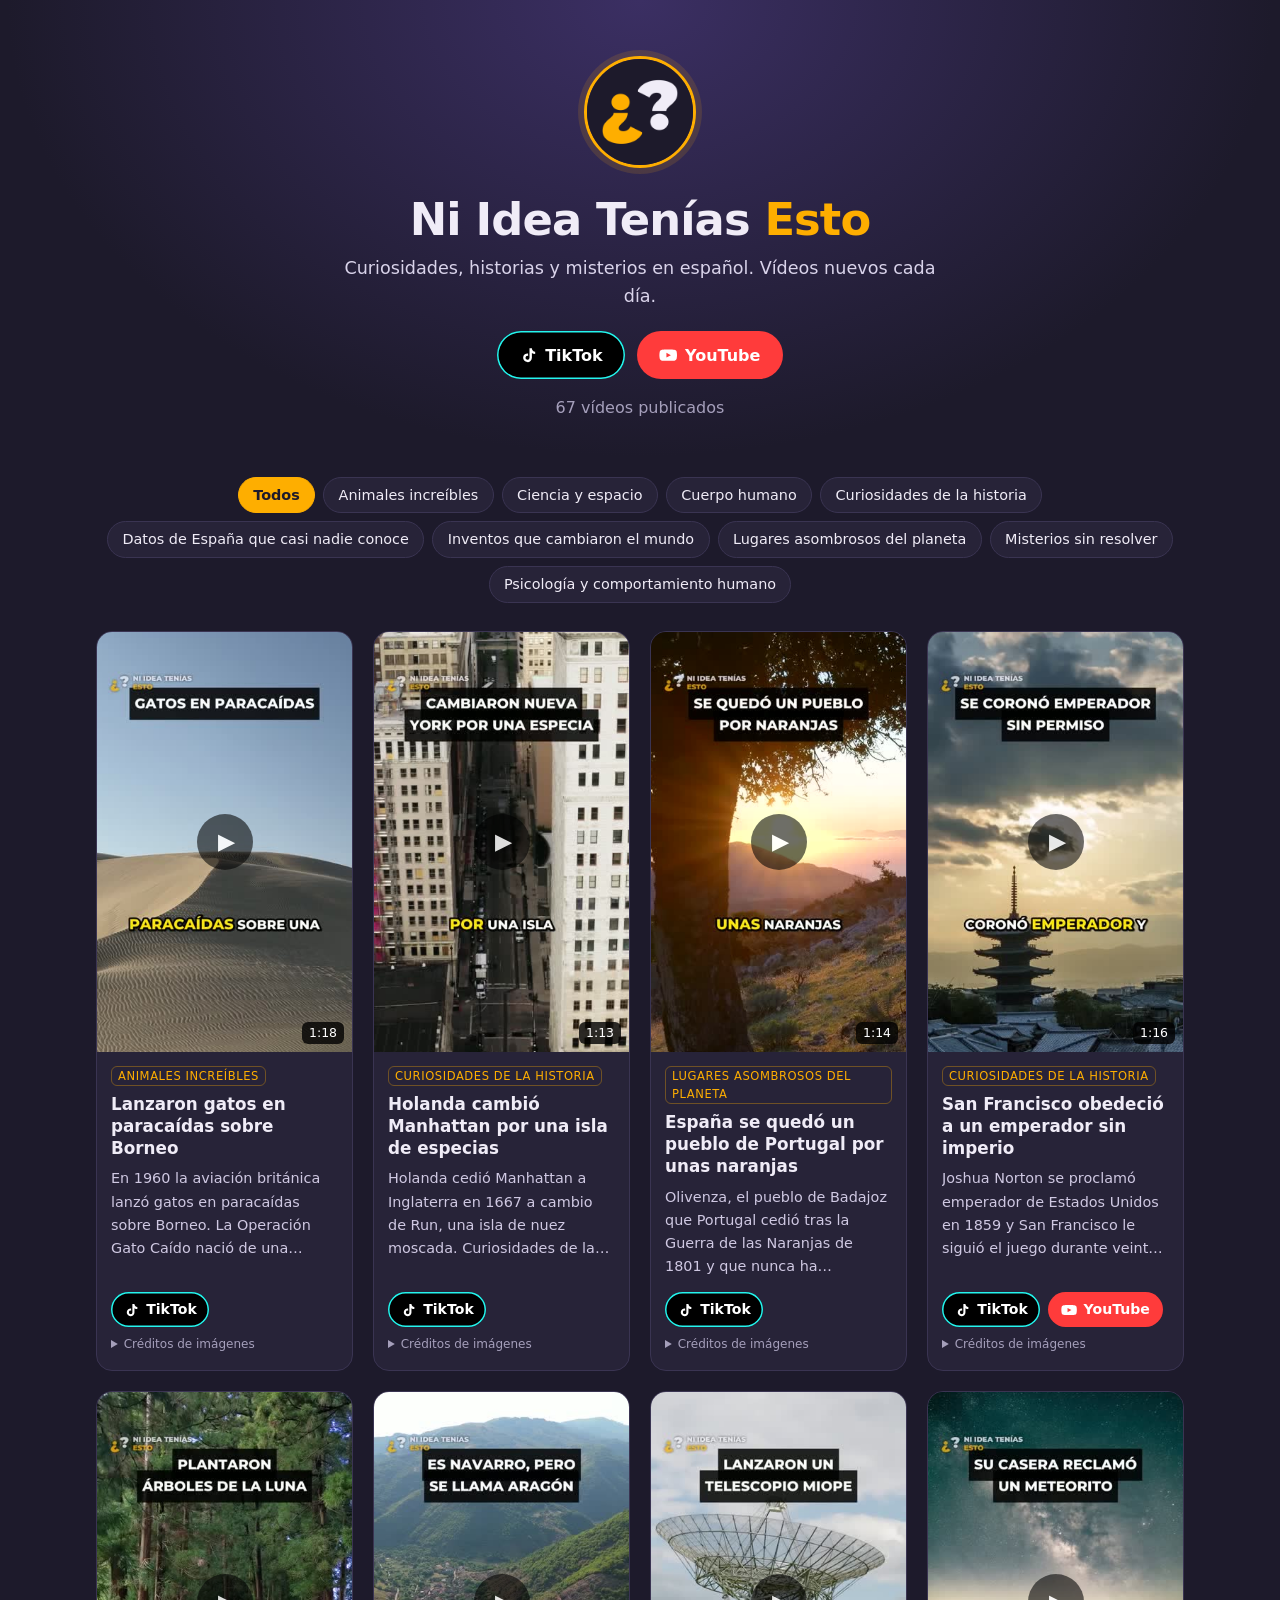
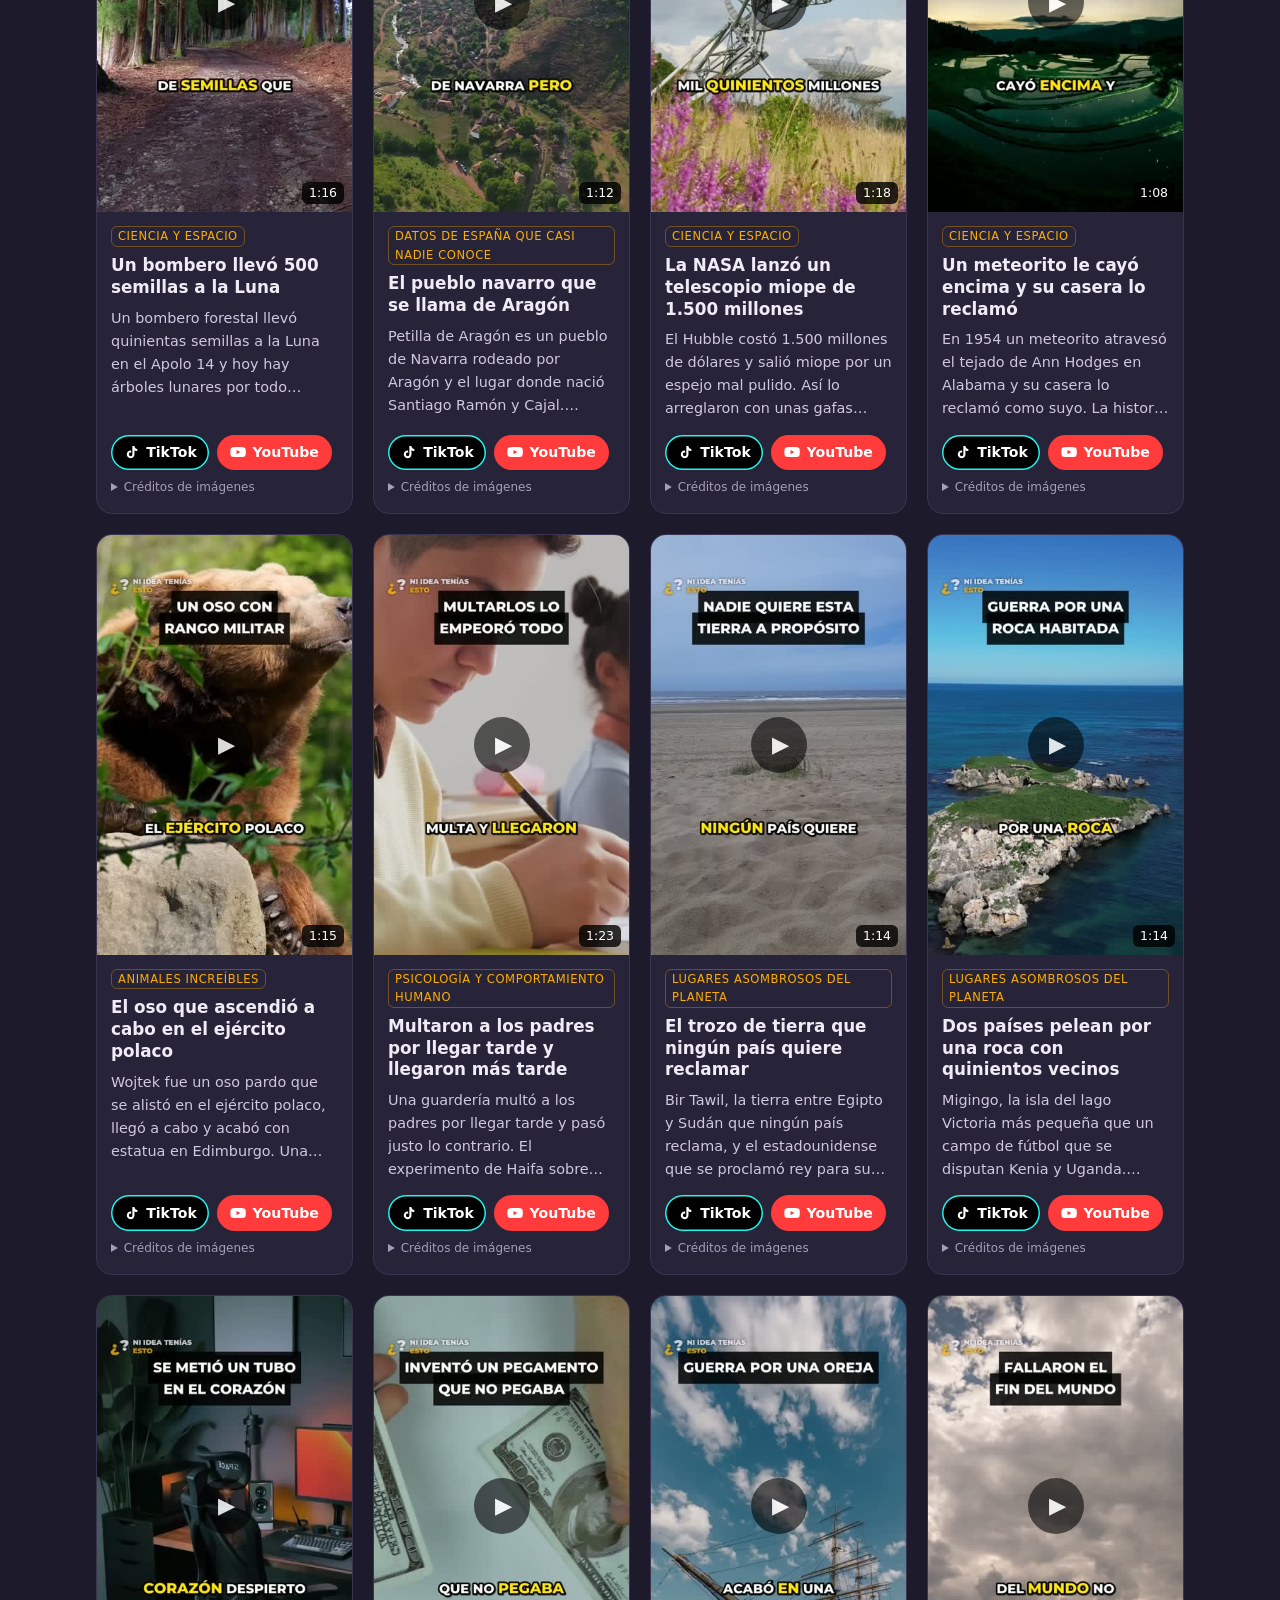
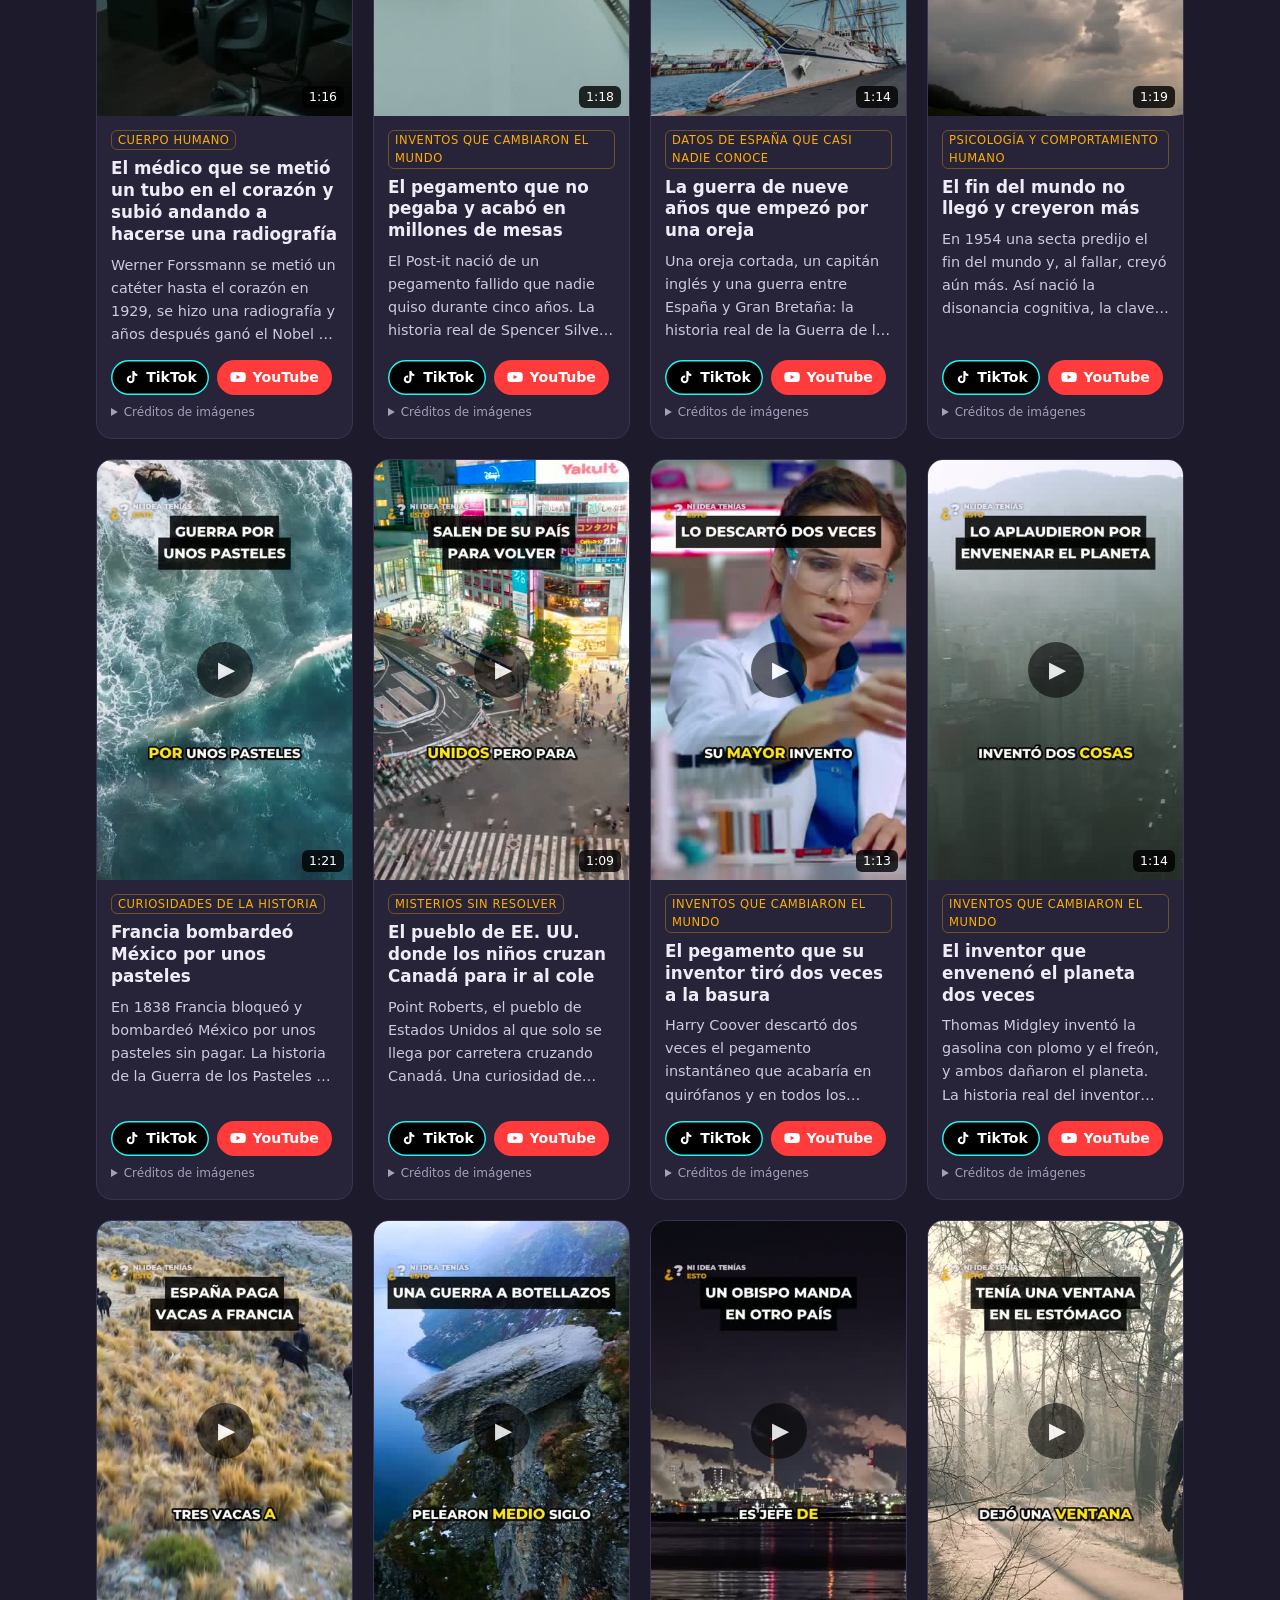
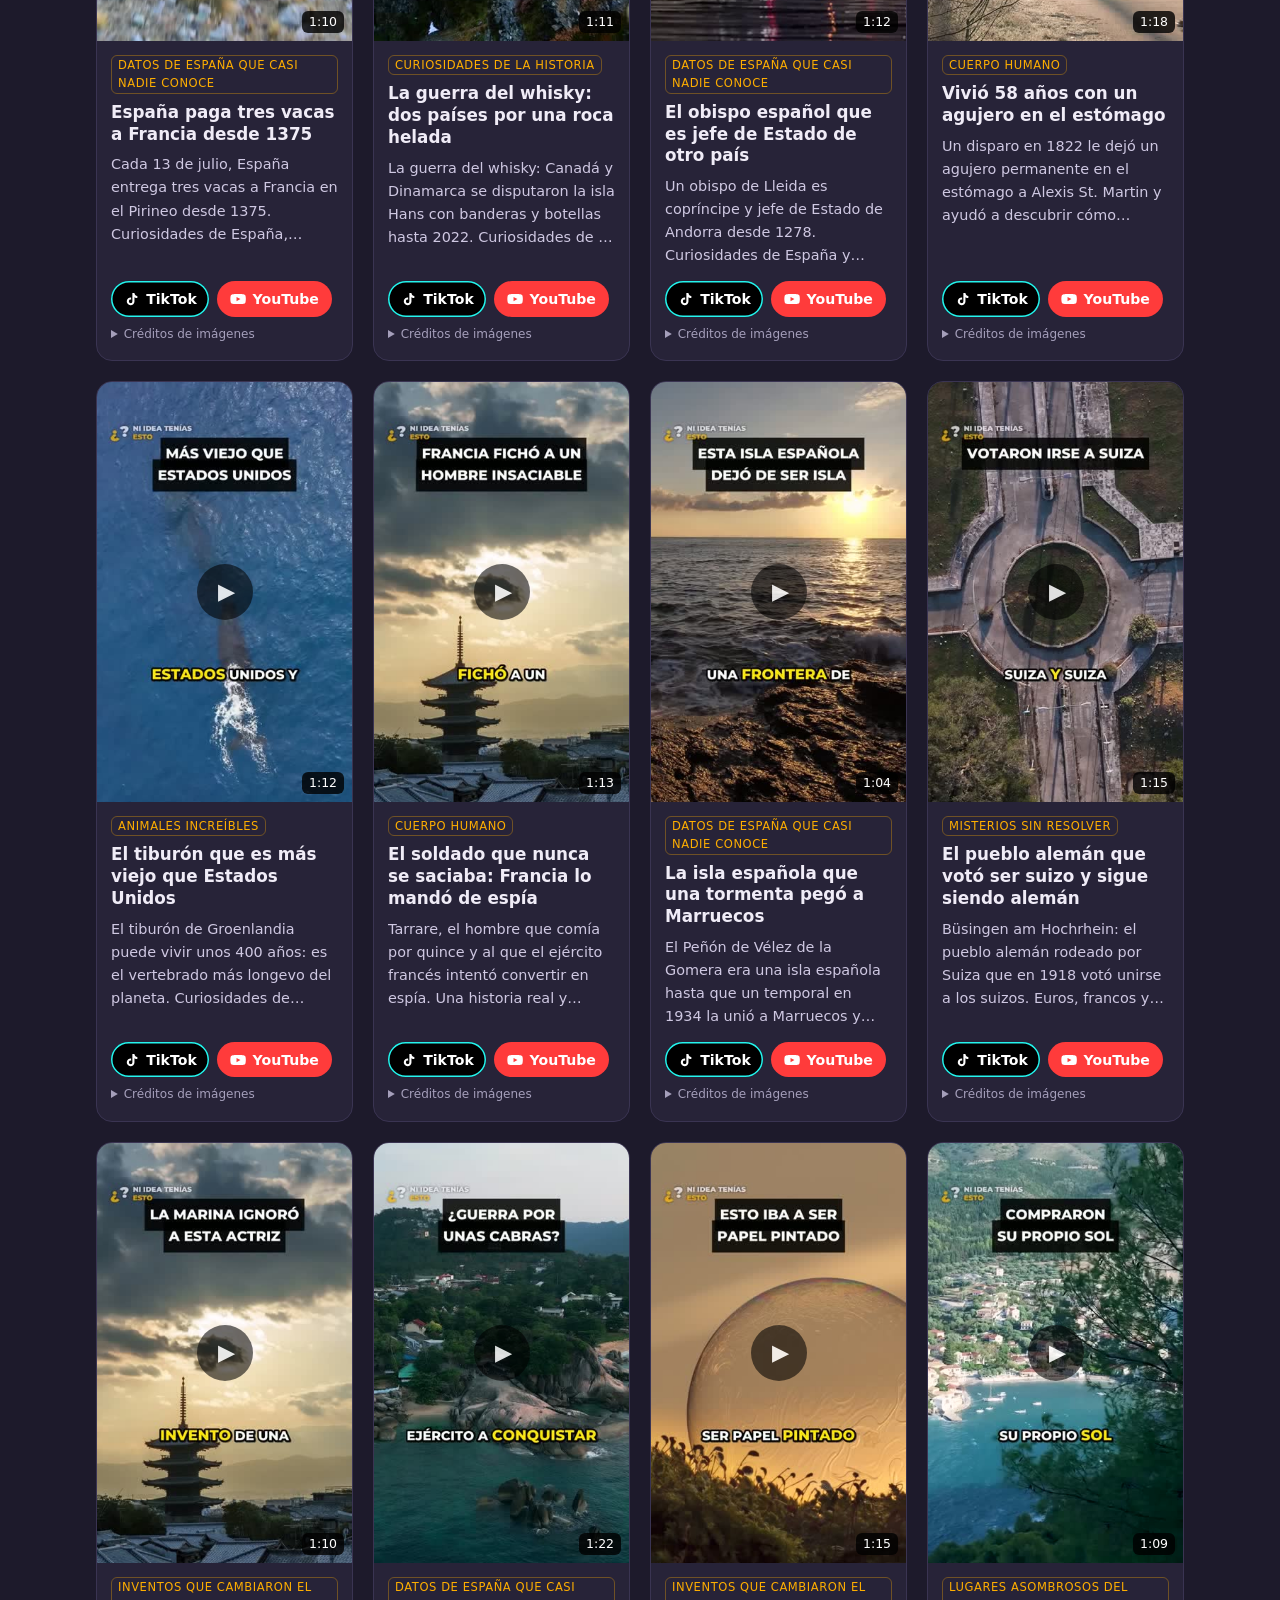
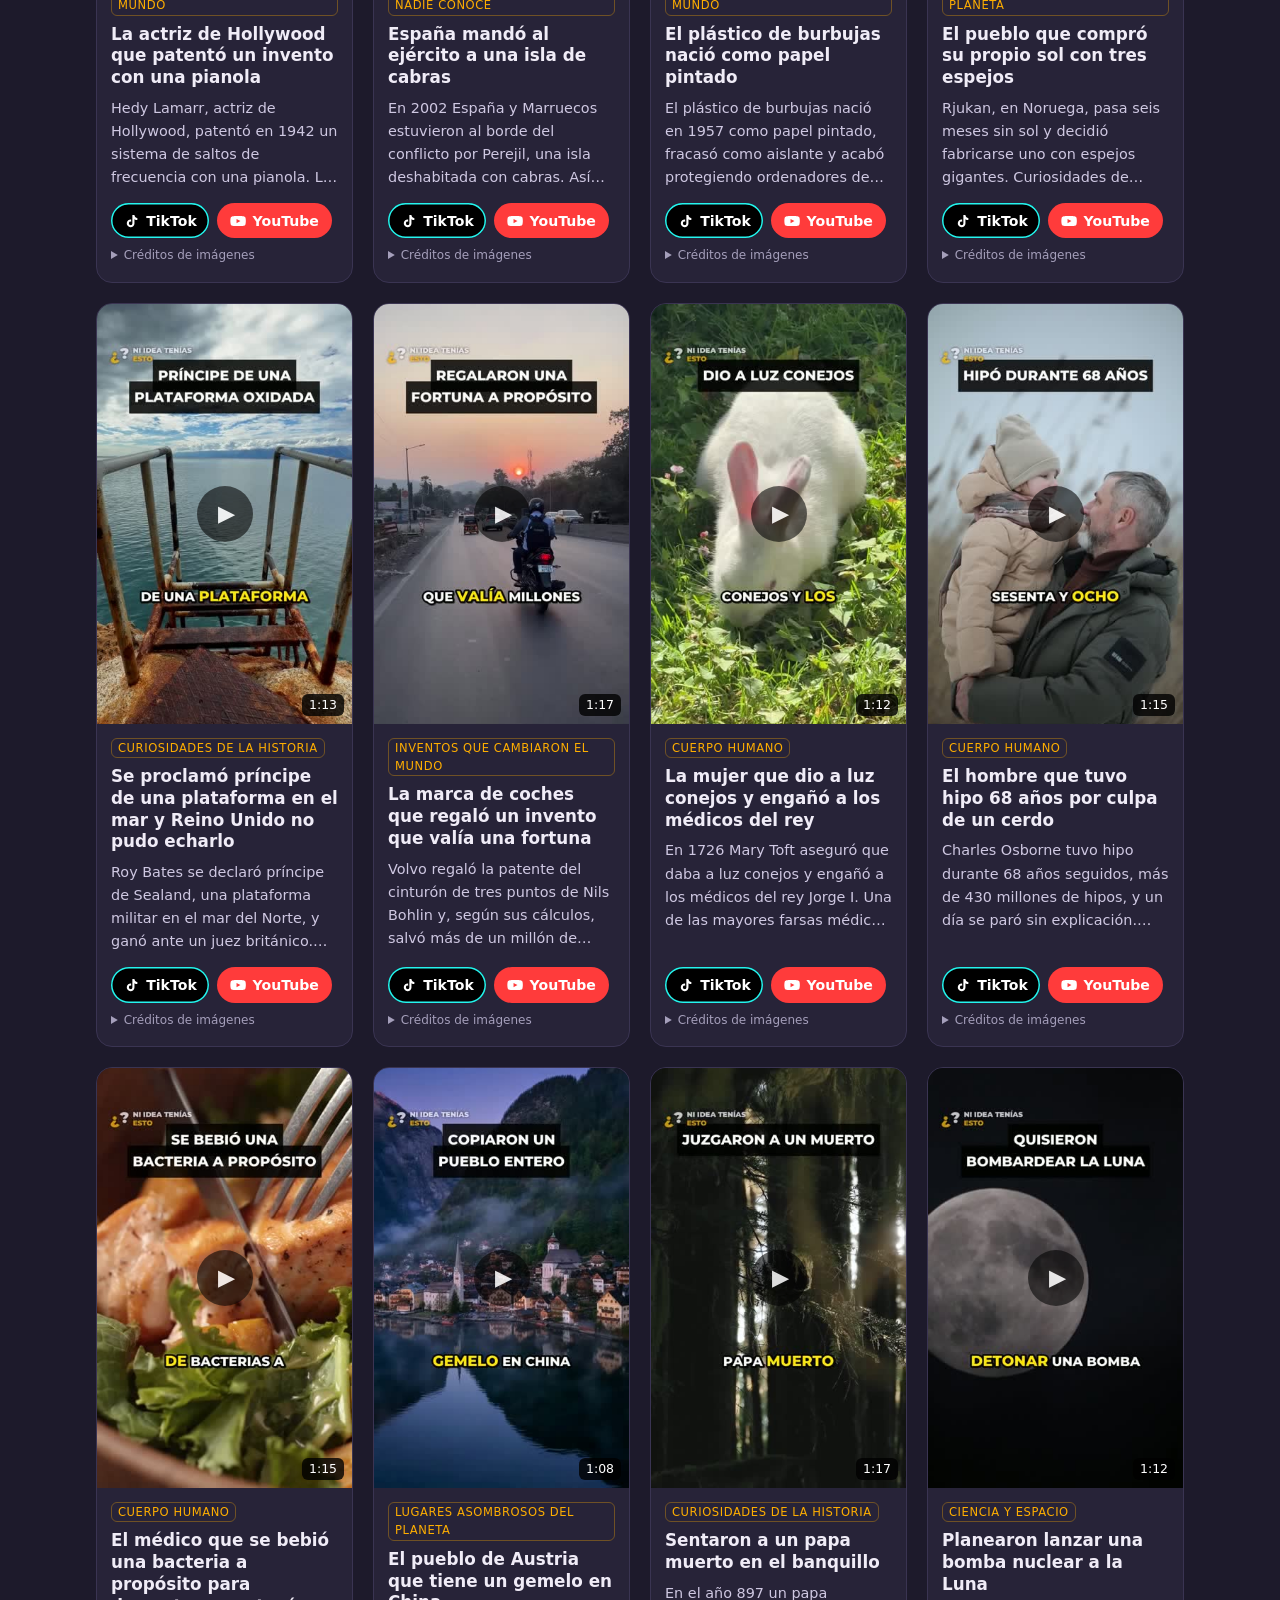
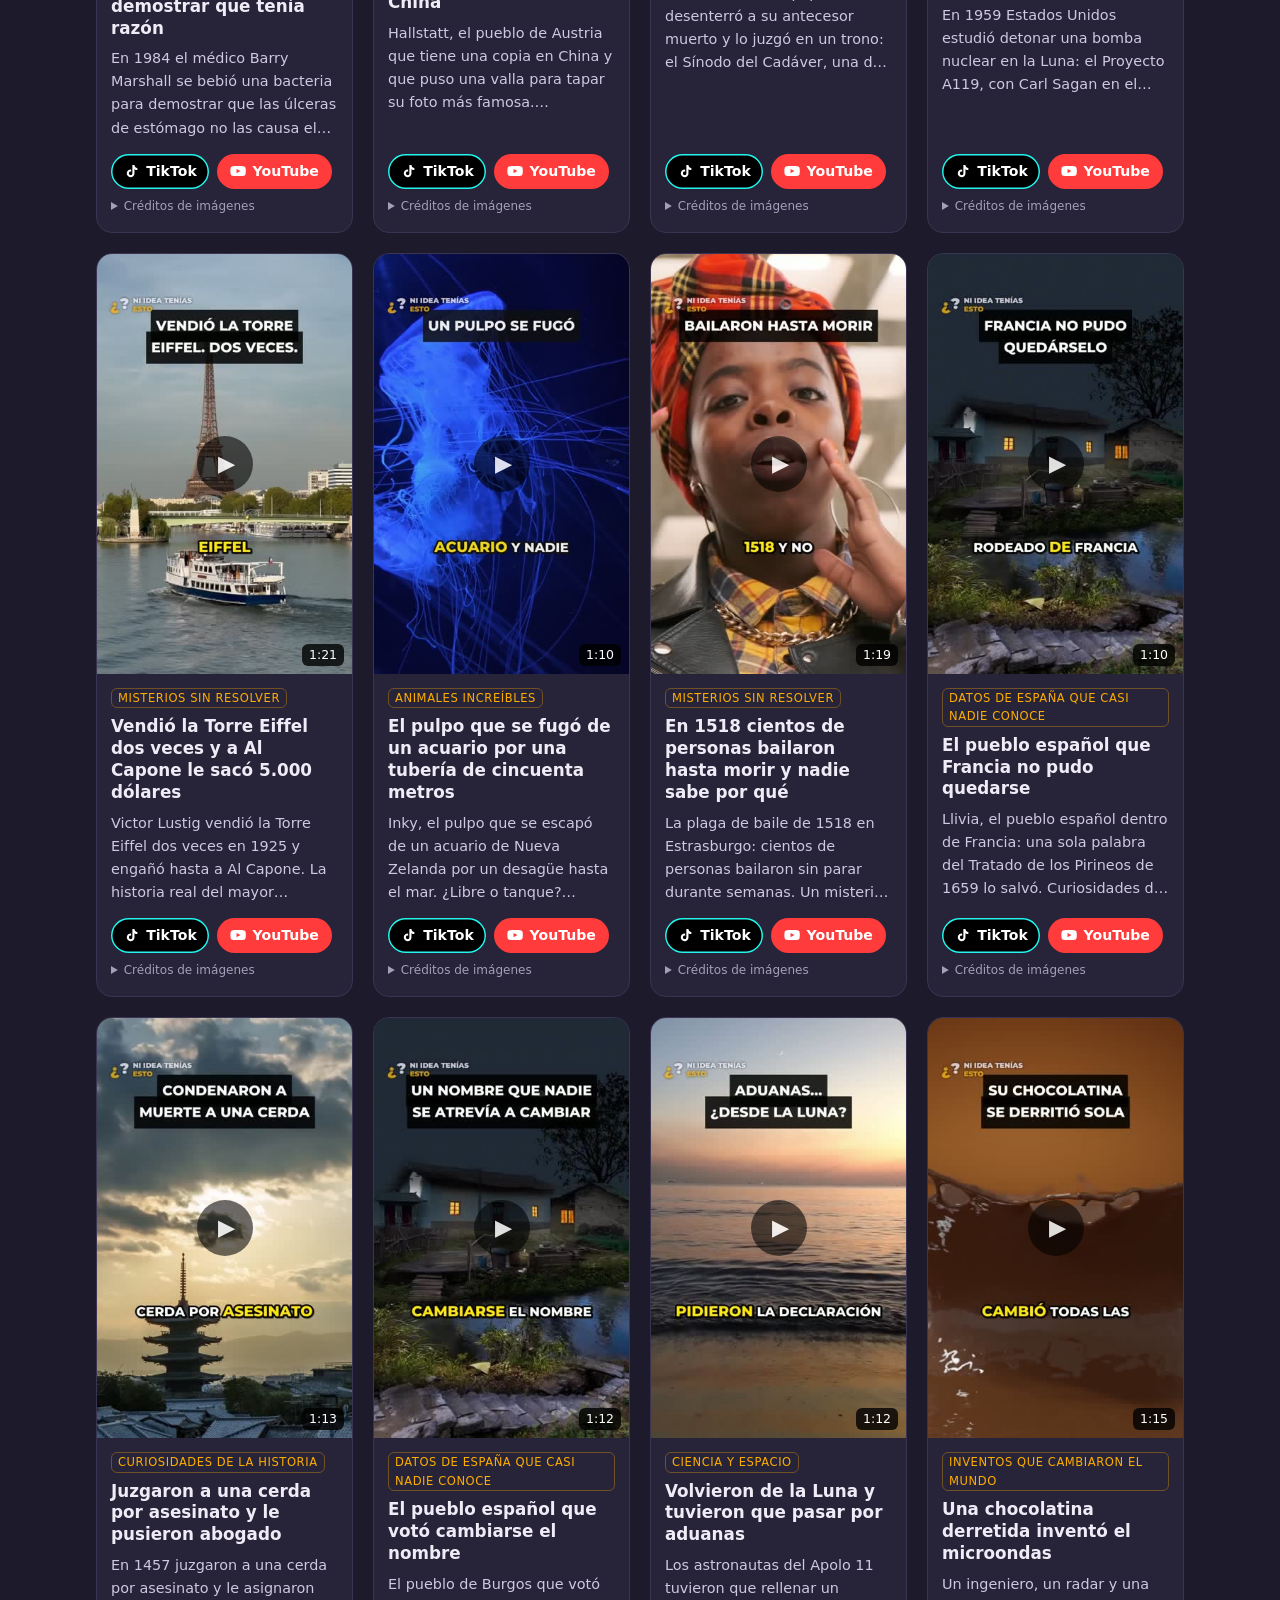
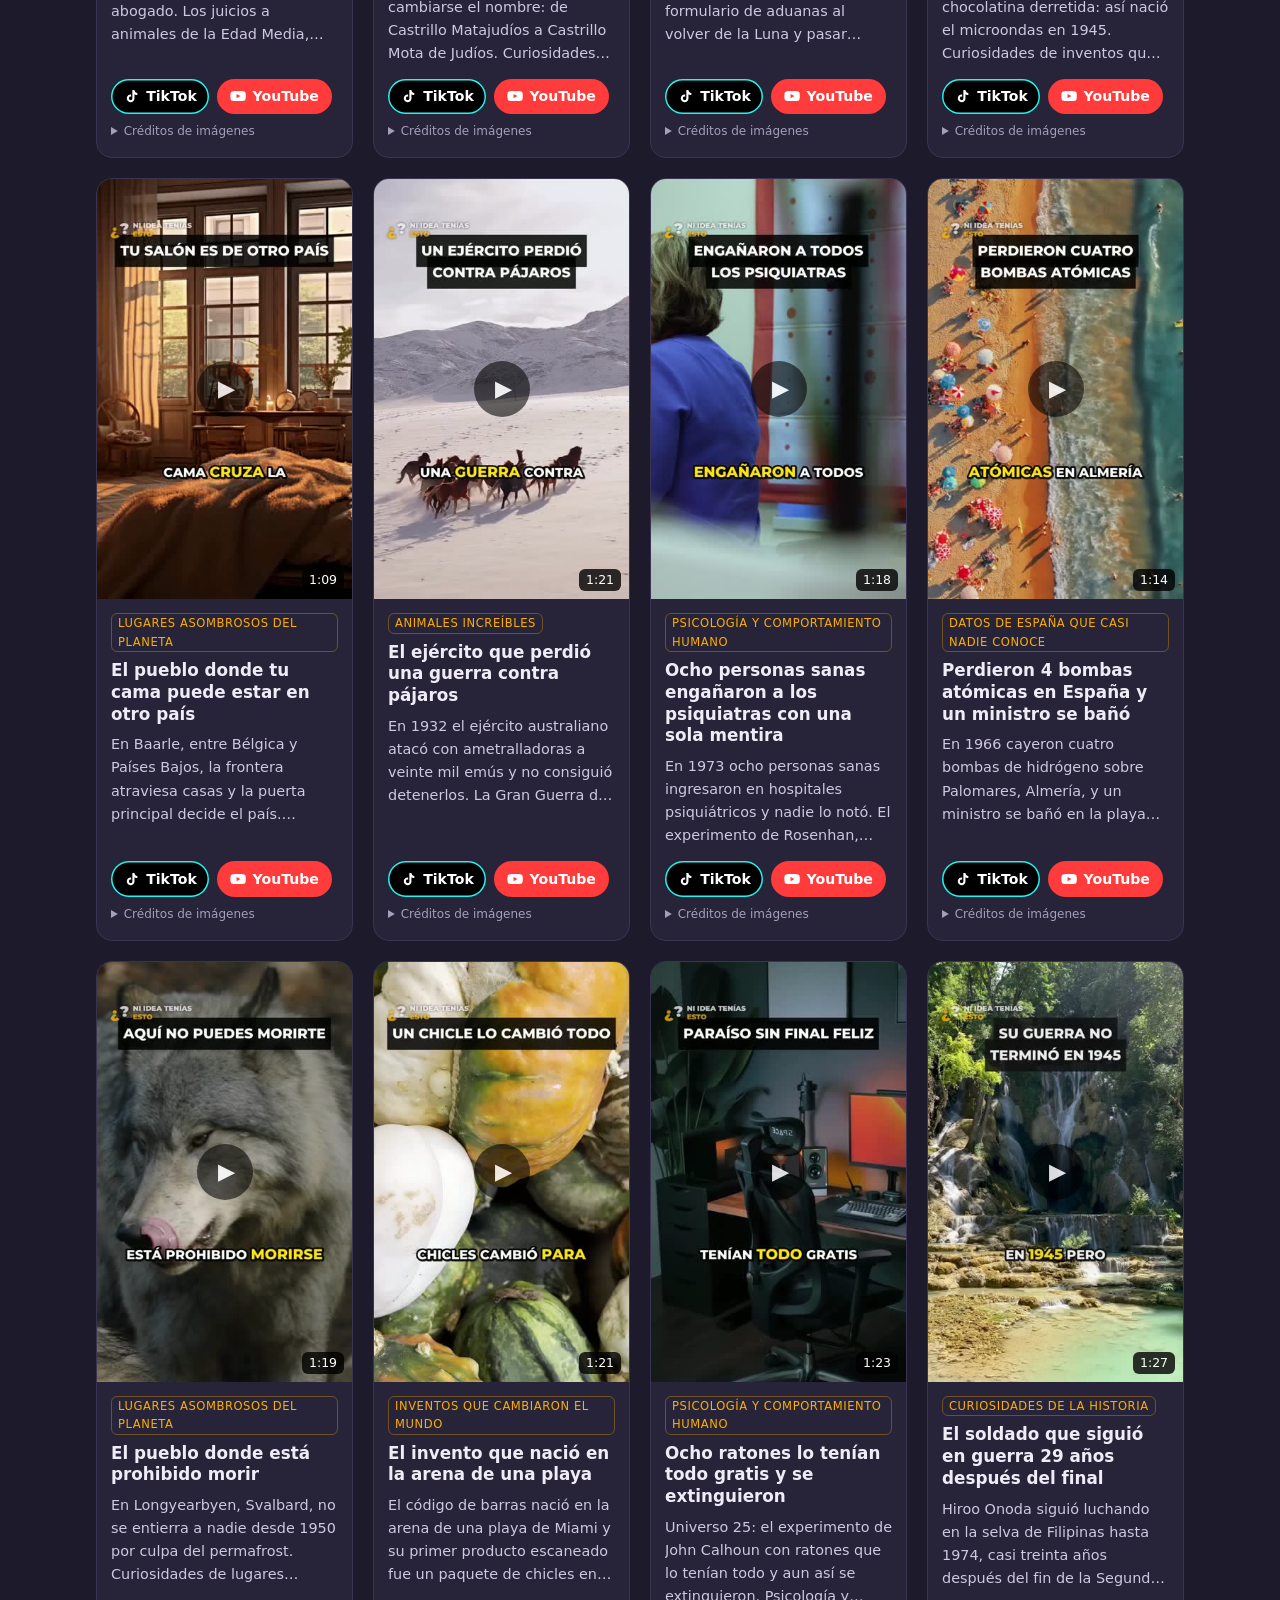
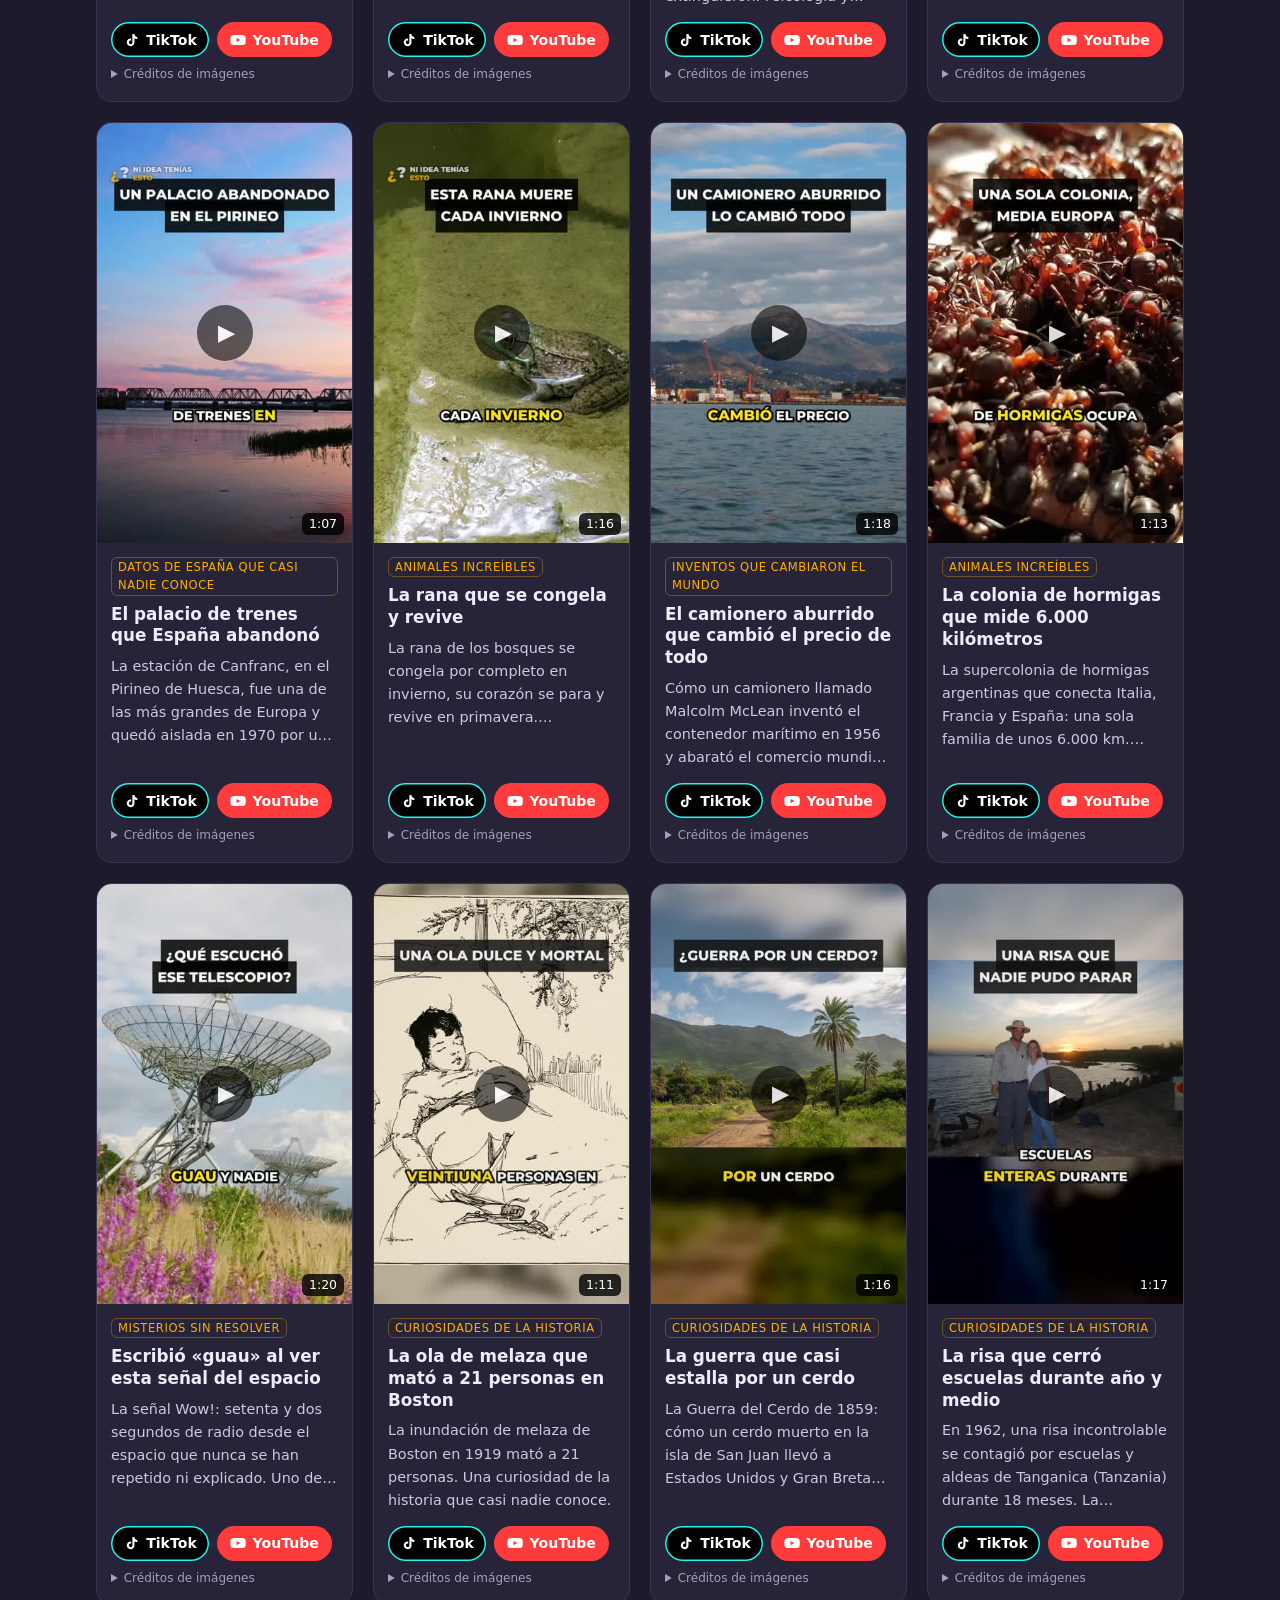
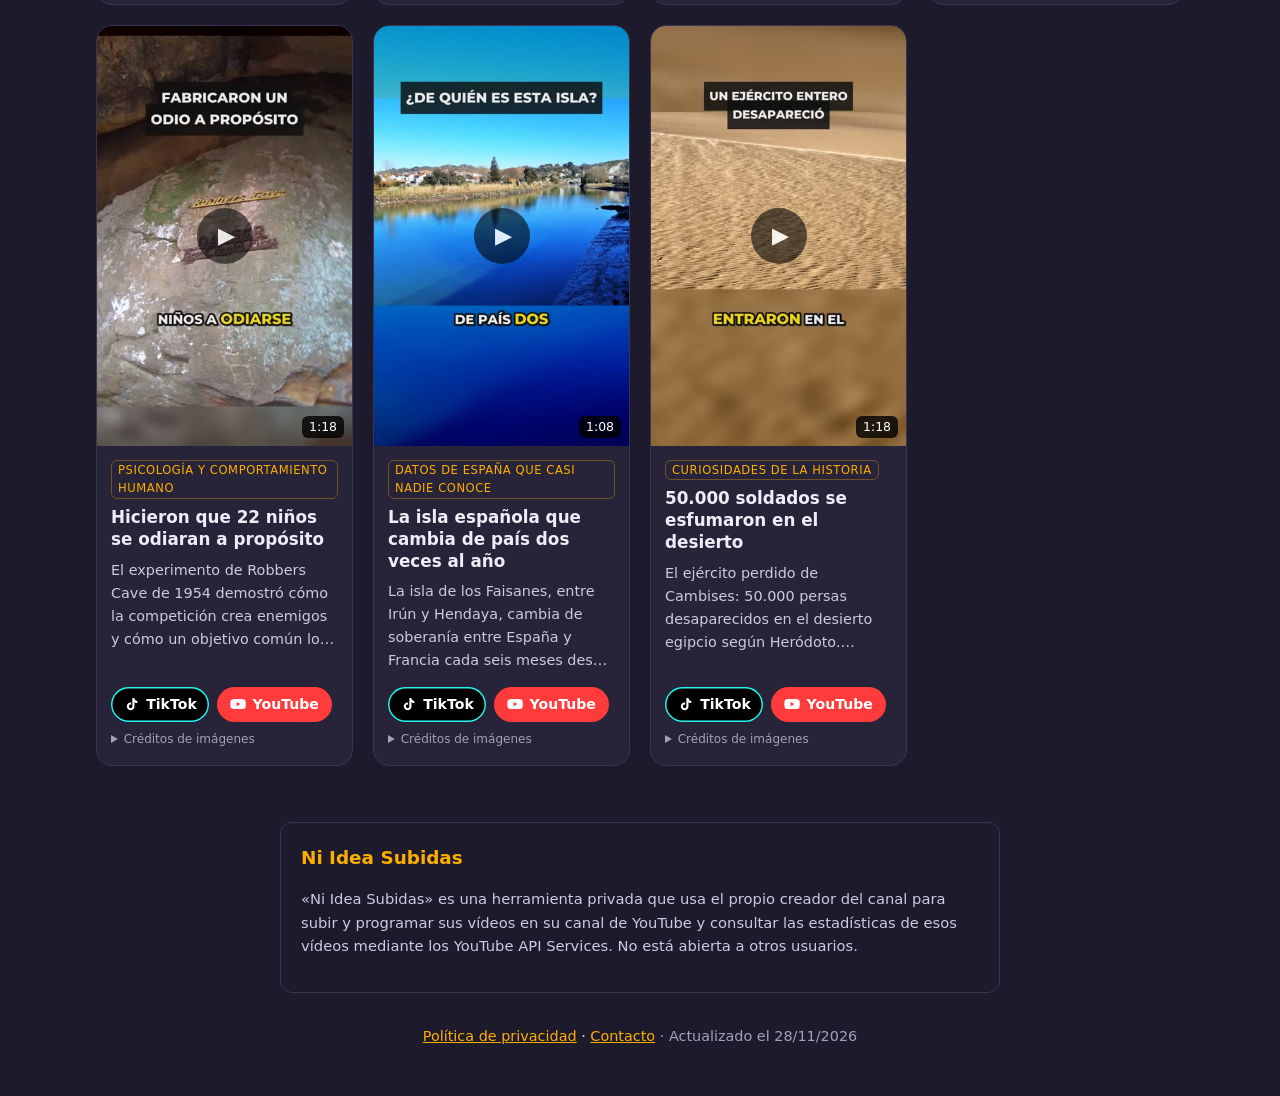
<file: index.html>
<!doctype html><html lang="es"><head><meta charset="utf-8">
<meta name="viewport" content="width=device-width,initial-scale=1">
<title>Ni Idea Tenías Esto · curiosidades en vídeo</title>
<meta name="description" content="Curiosidades, historias y misterios en español. Vídeos nuevos cada día.">
<link rel="canonical" href="https://fredygui.github.io/nideatenias-web/"><link rel="icon" href="perfil.png"><meta name="theme-color" content="#1d1a2b">
<meta property="og:type" content="website"><meta property="og:title" content="Ni Idea Tenías Esto">
<meta property="og:description" content="Curiosidades, historias y misterios en español. Vídeos nuevos cada día."><meta property="og:url" content="https://fredygui.github.io/nideatenias-web/">
<meta property="og:image" content="https://fredygui.github.io/nideatenias-web/banner.png"><meta name="twitter:card" content="summary_large_image">
<script type="application/ld+json">{"@context": "https://schema.org", "@type": "Organization", "name": "Ni Idea Tenías Esto", "url": "https://fredygui.github.io/nideatenias-web/", "logo": "https://fredygui.github.io/nideatenias-web/perfil.png", "sameAs": ["https://www.tiktok.com/@ni_idea_tenias", "https://www.youtube.com/channel/UCDaTWQ-N5QZ5Dp7M0wx1miQ"]}</script>
<link rel="stylesheet" href="style.css?v=9f6d67fa"></head><body>
<header class="hero"><img class="avatar" src="perfil.png" alt="" width="112" height="112">
<h1>Ni Idea Tenías <b>Esto</b></h1><p class="lema">Curiosidades, historias y misterios en español. Vídeos nuevos cada día.</p>
<nav class="redes"><a class="bt tt" href="https://www.tiktok.com/@ni_idea_tenias" target="_blank" rel="noopener"><svg viewBox="0 0 24 24" aria-hidden="true"><path d="M16.6 5.8A4.3 4.3 0 0 1 15.5 3h-3.1v12.4a2.6 2.6 0 1 1-1.8-2.5V9.7a5.7 5.7 0 1 0 4.9 5.7V9.1a7.3 7.3 0 0 0 4.3 1.4V7.4a4.3 4.3 0 0 1-3.2-1.6z"/></svg>TikTok</a>
<a class="bt yt" href="https://www.youtube.com/channel/UCDaTWQ-N5QZ5Dp7M0wx1miQ" target="_blank" rel="noopener"><svg viewBox="0 0 24 24" aria-hidden="true"><path d="M23 7.2a3 3 0 0 0-2.1-2.1C19 4.6 12 4.6 12 4.6s-7 0-8.9.5A3 3 0 0 0 1 7.2 31 31 0 0 0 .5 12a31 31 0 0 0 .5 4.8 3 3 0 0 0 2.1 2.1c1.9.5 8.9.5 8.9.5s7 0 8.9-.5a3 3 0 0 0 2.1-2.1A31 31 0 0 0 23.5 12a31 31 0 0 0-.5-4.8zM9.7 15.1V8.9l5.8 3.1z"/></svg>YouTube</a></nav>
<p class="mut">67 vídeos publicados</p></header>
<main><div class="filtros" role="group" aria-label="Filtrar por temática">
<button type="button" data-f="" aria-pressed="true">Todos</button><button type="button" data-f="animales increíbles">Animales increíbles</button><button type="button" data-f="ciencia y espacio">Ciencia y espacio</button><button type="button" data-f="cuerpo humano">Cuerpo humano</button><button type="button" data-f="curiosidades de la historia">Curiosidades de la historia</button><button type="button" data-f="datos de España que casi nadie conoce">Datos de España que casi nadie conoce</button><button type="button" data-f="inventos que cambiaron el mundo">Inventos que cambiaron el mundo</button><button type="button" data-f="lugares asombrosos del planeta">Lugares asombrosos del planeta</button><button type="button" data-f="misterios sin resolver">Misterios sin resolver</button><button type="button" data-f="psicología y comportamiento humano">Psicología y comportamiento humano</button></div>
<section class="grid"><article class="card" data-tema="animales increíbles">
<a class="thumb" href="https://www.tiktok.com/@ni_idea_tenias/video/7713198869491862806" target="_blank" rel="noopener" aria-label="Ver «Lanzaron gatos en paracaídas sobre Borneo»">
<img src="v/lanzaron-gatos-en-paracaidas-sobre-borneo.jpg" alt="" loading="lazy" width="360" height="640"><span class="dur">1:18</span><span class="play" aria-hidden="true">▶</span></a>
<div class="info"><span class="chip">animales increíbles</span><h3>Lanzaron gatos en paracaídas sobre Borneo</h3>
<p>En 1960 la aviación británica lanzó gatos en paracaídas sobre Borneo. La Operación Gato Caído nació de una cadena de desastres provocada por el DDT. Curiosidades de animales increíbles.</p><div class="bts"><a class="bt tt" href="https://www.tiktok.com/@ni_idea_tenias/video/7713198869491862806" target="_blank" rel="noopener"><svg viewBox="0 0 24 24" aria-hidden="true"><path d="M16.6 5.8A4.3 4.3 0 0 1 15.5 3h-3.1v12.4a2.6 2.6 0 1 1-1.8-2.5V9.7a5.7 5.7 0 1 0 4.9 5.7V9.1a7.3 7.3 0 0 0 4.3 1.4V7.4a4.3 4.3 0 0 1-3.2-1.6z"/></svg>TikTok</a></div><details><summary>Créditos de imágenes</summary><p>Engin_Akyurt (Pixabay); kallerna (CC BY-SA 4.0, Wikimedia); CatrucD (Pixabay); Otis Historical Archives  of “National M (CC BY 2.0, Wikimedia); BlenderTimer (Pixabay); Godot13 (CC BY-SA 4.0, Wikimedia); STEVENOLETO (Pixabay); Jebulon (CC0, Wikimedia); Kanenori (Pixabay); Basile Morin (CC BY 4.0, Wikimedia); conghuynh8 (Pixabay); Alex O&#x27;Neal (CC BY-SA 2.0, Wikimedia); Bernard DUPONT from FRANCE (CC BY-SA 2.0, Wikimedia); pruslee (Pixabay); Cpl Lee Goddard (OGL 2, Wikimedia); bellergy (Pixabay); Julian Herzog (Website) (CC BY 4.0, Wikimedia); Ronin_Studio_Munich (Pixabay); Dietmar Rabich (CC BY-SA 4.0, Wikimedia); Alvesgaspar (CC BY-SA 3.0, Wikimedia); stefaniejockschat (Pixabay)</p></details></div></article><article class="card" data-tema="curiosidades de la historia">
<a class="thumb" href="https://www.tiktok.com/@ni_idea_tenias/video/7712939460375203094" target="_blank" rel="noopener" aria-label="Ver «Holanda cambió Manhattan por una isla de especias»">
<img src="v/holanda-cambio-manhattan-por-una-isla-de-especias.jpg" alt="" loading="lazy" width="360" height="640"><span class="dur">1:13</span><span class="play" aria-hidden="true">▶</span></a>
<div class="info"><span class="chip">curiosidades de la historia</span><h3>Holanda cambió Manhattan por una isla de especias</h3>
<p>Holanda cedió Manhattan a Inglaterra en 1667 a cambio de Run, una isla de nuez moscada. Curiosidades de la historia que no te contaron.</p><div class="bts"><a class="bt tt" href="https://www.tiktok.com/@ni_idea_tenias/video/7712939460375203094" target="_blank" rel="noopener"><svg viewBox="0 0 24 24" aria-hidden="true"><path d="M16.6 5.8A4.3 4.3 0 0 1 15.5 3h-3.1v12.4a2.6 2.6 0 1 1-1.8-2.5V9.7a5.7 5.7 0 1 0 4.9 5.7V9.1a7.3 7.3 0 0 0 4.3 1.4V7.4a4.3 4.3 0 0 1-3.2-1.6z"/></svg>TikTok</a></div><details><summary>Créditos de imágenes</summary><p>DesignScape (Pixabay); Johannes Vingboons (cartographer), Jacqu (Public domain, Wikimedia); Kanenori (Pixabay); NASA/METI/AIST/Japan Space Systems, and  (Public domain, Wikimedia); RobertoFoz (Pixabay); National Assembly for Wales from Wales (CC BY 2.0, Wikimedia); NickyPe (Pixabay); Terrence Coombes (CC BY-SA 4.0, Wikimedia); Romeyn de Hooghe (Public domain, Wikimedia); Engin_Akyurt (Pixabay); Internet Archive Book Images (No restrictions, Wikimedia); chảolở (Pixabay); TECHCTG (Pixabay); Jay Bergesen (CC BY 2.0, Wikimedia); KM007_ (Pixabay); Dietmar Rabich (CC BY-SA 4.0, Wikimedia); Mistir_F (Pixabay)</p></details></div></article><article class="card" data-tema="lugares asombrosos del planeta">
<a class="thumb" href="https://www.tiktok.com/@ni_idea_tenias/video/7712890324728827158" target="_blank" rel="noopener" aria-label="Ver «España se quedó un pueblo de Portugal por unas naranjas»">
<img src="v/espana-se-quedo-un-pueblo-de-portugal-por-unas-nar.jpg" alt="" loading="lazy" width="360" height="640"><span class="dur">1:14</span><span class="play" aria-hidden="true">▶</span></a>
<div class="info"><span class="chip">lugares asombrosos del planeta</span><h3>España se quedó un pueblo de Portugal por unas naranjas</h3>
<p>Olivenza, el pueblo de Badajoz que Portugal cedió tras la Guerra de las Naranjas de 1801 y que nunca ha reconocido oficialmente. Historia y curiosidades de España y Portugal.</p><div class="bts"><a class="bt tt" href="https://www.tiktok.com/@ni_idea_tenias/video/7712890324728827158" target="_blank" rel="noopener"><svg viewBox="0 0 24 24" aria-hidden="true"><path d="M16.6 5.8A4.3 4.3 0 0 1 15.5 3h-3.1v12.4a2.6 2.6 0 1 1-1.8-2.5V9.7a5.7 5.7 0 1 0 4.9 5.7V9.1a7.3 7.3 0 0 0 4.3 1.4V7.4a4.3 4.3 0 0 1-3.2-1.6z"/></svg>TikTok</a></div><details><summary>Créditos de imágenes</summary><p>Matthias_Groeneveld (Pixabay); Benjamin Smith (CC BY-SA 4.0, Wikimedia); u_urqhiwwe29 (Pixabay); Chemasanco (CC BY 2.0, Wikimedia); Kanenori (Pixabay); Francisco Goya (Public domain, Wikimedia); NikoJimsheleishvili (Pixabay); Fer, Nicolas de (1647?-1720). Cartograph (Public domain, Wikimedia); ChristianBodhi (Pixabay); Peter_Hanzo (Pixabay); Anton Raphael Mengs (Public domain, Wikimedia); AttilaPergel (Pixabay); User:Alfons024 (Public domain, Wikimedia); alvarado71 (Pixabay); Vicente López Portaña (Public domain, Wikimedia); Tagido (Public domain, Wikimedia)</p></details></div></article><article class="card" data-tema="curiosidades de la historia">
<a class="thumb" href="https://www.tiktok.com/@ni_idea_tenias/video/7712831554900282646" target="_blank" rel="noopener" aria-label="Ver «San Francisco obedeció a un emperador sin imperio»">
<img src="v/san-francisco-obedecio-a-un-emperador-sin-imperio.jpg" alt="" loading="lazy" width="360" height="640"><span class="dur">1:16</span><span class="play" aria-hidden="true">▶</span></a>
<div class="info"><span class="chip">curiosidades de la historia</span><h3>San Francisco obedeció a un emperador sin imperio</h3>
<p>Joshua Norton se proclamó emperador de Estados Unidos en 1859 y San Francisco le siguió el juego durante veinte años. Una curiosidad de la historia que parece inventada.</p><div class="bts"><a class="bt tt" href="https://www.tiktok.com/@ni_idea_tenias/video/7712831554900282646" target="_blank" rel="noopener"><svg viewBox="0 0 24 24" aria-hidden="true"><path d="M16.6 5.8A4.3 4.3 0 0 1 15.5 3h-3.1v12.4a2.6 2.6 0 1 1-1.8-2.5V9.7a5.7 5.7 0 1 0 4.9 5.7V9.1a7.3 7.3 0 0 0 4.3 1.4V7.4a4.3 4.3 0 0 1-3.2-1.6z"/></svg>TikTok</a><a class="bt yt" href="https://youtube.com/shorts/mT8R5HuvLe0" target="_blank" rel="noopener"><svg viewBox="0 0 24 24" aria-hidden="true"><path d="M23 7.2a3 3 0 0 0-2.1-2.1C19 4.6 12 4.6 12 4.6s-7 0-8.9.5A3 3 0 0 0 1 7.2 31 31 0 0 0 .5 12a31 31 0 0 0 .5 4.8 3 3 0 0 0 2.1 2.1c1.9.5 8.9.5 8.9.5s7 0 8.9-.5a3 3 0 0 0 2.1-2.1A31 31 0 0 0 23.5 12a31 31 0 0 0-.5-4.8zM9.7 15.1V8.9l5.8 3.1z"/></svg>YouTube</a></div><details><summary>Créditos de imágenes</summary><p>Kanenori (Pixabay); Chris Woodrich (CC BY-SA 4.0, Wikimedia); JoshuaWoroniecki (Pixabay); Mike1979 Russia (CC BY-SA 3.0, Wikimedia); Thomas-Ritter (Pixabay); BrokenSphere (CC BY-SA 3.0, Wikimedia); kurt_BID (Pixabay); wastedgeneration (Pixabay); Badmachine (Public domain, Wikimedia); Valentin_Aleksandrov (Pixabay); Frank Schulenburg (CC BY-SA 4.0, Wikimedia); Janhom (Pixabay); Popular Graphic Arts (Public domain, Wikimedia); Edward Jump (Public domain, Wikimedia); Nature-Stock-Footage (Pixabay); H.W. Bradley or William Rulofson (Public domain, Wikimedia); engrahmad2653 (Pixabay); Unknown authorUnknown author (Public domain, Wikimedia)</p></details></div></article><article class="card" data-tema="ciencia y espacio">
<a class="thumb" href="https://www.tiktok.com/@ni_idea_tenias/video/7712566508697767190" target="_blank" rel="noopener" aria-label="Ver «Un bombero llevó 500 semillas a la Luna»">
<img src="v/un-bombero-llevo-500-semillas-a-la-luna.jpg" alt="" loading="lazy" width="360" height="640"><span class="dur">1:16</span><span class="play" aria-hidden="true">▶</span></a>
<div class="info"><span class="chip">ciencia y espacio</span><h3>Un bombero llevó 500 semillas a la Luna</h3>
<p>Un bombero forestal llevó quinientas semillas a la Luna en el Apolo 14 y hoy hay árboles lunares por todo Estados Unidos. Curiosidades de ciencia y espacio.</p><div class="bts"><a class="bt tt" href="https://www.tiktok.com/@ni_idea_tenias/video/7712566508697767190" target="_blank" rel="noopener"><svg viewBox="0 0 24 24" aria-hidden="true"><path d="M16.6 5.8A4.3 4.3 0 0 1 15.5 3h-3.1v12.4a2.6 2.6 0 1 1-1.8-2.5V9.7a5.7 5.7 0 1 0 4.9 5.7V9.1a7.3 7.3 0 0 0 4.3 1.4V7.4a4.3 4.3 0 0 1-3.2-1.6z"/></svg>TikTok</a><a class="bt yt" href="https://youtube.com/shorts/yNpISZezKQc" target="_blank" rel="noopener"><svg viewBox="0 0 24 24" aria-hidden="true"><path d="M23 7.2a3 3 0 0 0-2.1-2.1C19 4.6 12 4.6 12 4.6s-7 0-8.9.5A3 3 0 0 0 1 7.2 31 31 0 0 0 .5 12a31 31 0 0 0 .5 4.8 3 3 0 0 0 2.1 2.1c1.9.5 8.9.5 8.9.5s7 0 8.9-.5a3 3 0 0 0 2.1-2.1A31 31 0 0 0 23.5 12a31 31 0 0 0-.5-4.8zM9.7 15.1V8.9l5.8 3.1z"/></svg>YouTube</a></div><details><summary>Créditos de imágenes</summary><p>Peter_Hanzo (Pixabay); Plefkag (CC0, Wikimedia); DancingSky (Pixabay); NASA (Public domain, Wikimedia); Abdul_basit07 (Pixabay); u_durhcut7vf (Pixabay); HrAtsuo (CC0, Wikimedia); Kanenori (Pixabay); NASA Johnson Space Center (Public domain, Wikimedia); adege (Pixabay); The Bushranger (CC BY-SA 4.0, Wikimedia); 980xin_ (Pixabay); Jud McCranie (CC BY-SA 4.0, Wikimedia); BepoShan (Pixabay); The Modern Polymath (CC BY-SA 4.0, Wikimedia)</p></details></div></article><article class="card" data-tema="datos de España que casi nadie conoce">
<a class="thumb" href="https://www.tiktok.com/@ni_idea_tenias/video/7712531552596528386" target="_blank" rel="noopener" aria-label="Ver «El pueblo navarro que se llama de Aragón»">
<img src="v/el-pueblo-navarro-que-se-llama-de-aragon.jpg" alt="" loading="lazy" width="360" height="640"><span class="dur">1:12</span><span class="play" aria-hidden="true">▶</span></a>
<div class="info"><span class="chip">datos de España que casi nadie conoce</span><h3>El pueblo navarro que se llama de Aragón</h3>
<p>Petilla de Aragón es un pueblo de Navarra rodeado por Aragón y el lugar donde nació Santiago Ramón y Cajal. Curiosidades de España que casi nadie conoce.</p><div class="bts"><a class="bt tt" href="https://www.tiktok.com/@ni_idea_tenias/video/7712531552596528386" target="_blank" rel="noopener"><svg viewBox="0 0 24 24" aria-hidden="true"><path d="M16.6 5.8A4.3 4.3 0 0 1 15.5 3h-3.1v12.4a2.6 2.6 0 1 1-1.8-2.5V9.7a5.7 5.7 0 1 0 4.9 5.7V9.1a7.3 7.3 0 0 0 4.3 1.4V7.4a4.3 4.3 0 0 1-3.2-1.6z"/></svg>TikTok</a><a class="bt yt" href="https://youtube.com/shorts/soEXZdPhNXY" target="_blank" rel="noopener"><svg viewBox="0 0 24 24" aria-hidden="true"><path d="M23 7.2a3 3 0 0 0-2.1-2.1C19 4.6 12 4.6 12 4.6s-7 0-8.9.5A3 3 0 0 0 1 7.2 31 31 0 0 0 .5 12a31 31 0 0 0 .5 4.8 3 3 0 0 0 2.1 2.1c1.9.5 8.9.5 8.9.5s7 0 8.9-.5a3 3 0 0 0 2.1-2.1A31 31 0 0 0 23.5 12a31 31 0 0 0-.5-4.8zM9.7 15.1V8.9l5.8 3.1z"/></svg>YouTube</a></div><details><summary>Créditos de imágenes</summary><p>LynX_BGW (Pixabay); AtKinani (Pixabay); Kaffeesüchtig (Pixabay); Tschubby (CC BY-SA 3.0, Wikimedia); Matthias_Groeneveld (Pixabay); Diego Delso (CC BY-SA 4.0, Wikimedia); Trek_Jason (Pixabay); EEIM (CC BY-SA 3.0, Wikimedia); lakegardaweddings (Pixabay); Jialxv (CC BY-SA 4.0, Wikimedia); Sh_38 (Pixabay); Original photo is anonymous although pub (Public domain, Wikimedia); Kanenori (Pixabay); Internet Archive Book Images (No restrictions, Wikimedia); ScienceStuff (Pixabay); Santiago Ramón y Cajal (Public domain, Wikimedia); alexleonleon (Pixabay); Radds (Pixabay)</p></details></div></article><article class="card" data-tema="ciencia y espacio">
<a class="thumb" href="https://www.tiktok.com/@ni_idea_tenias/video/7712458774908275990" target="_blank" rel="noopener" aria-label="Ver «La NASA lanzó un telescopio miope de 1.500 millones»">
<img src="v/la-nasa-lanzo-un-telescopio-miope-de-1-500-millone.jpg" alt="" loading="lazy" width="360" height="640"><span class="dur">1:18</span><span class="play" aria-hidden="true">▶</span></a>
<div class="info"><span class="chip">ciencia y espacio</span><h3>La NASA lanzó un telescopio miope de 1.500 millones</h3>
<p>El Hubble costó 1.500 millones de dólares y salió miope por un espejo mal pulido. Así lo arreglaron con unas gafas inspiradas en una ducha. Curiosidades de ciencia y espacio.</p><div class="bts"><a class="bt tt" href="https://www.tiktok.com/@ni_idea_tenias/video/7712458774908275990" target="_blank" rel="noopener"><svg viewBox="0 0 24 24" aria-hidden="true"><path d="M16.6 5.8A4.3 4.3 0 0 1 15.5 3h-3.1v12.4a2.6 2.6 0 1 1-1.8-2.5V9.7a5.7 5.7 0 1 0 4.9 5.7V9.1a7.3 7.3 0 0 0 4.3 1.4V7.4a4.3 4.3 0 0 1-3.2-1.6z"/></svg>TikTok</a><a class="bt yt" href="https://youtube.com/shorts/xEakYgE9pNo" target="_blank" rel="noopener"><svg viewBox="0 0 24 24" aria-hidden="true"><path d="M23 7.2a3 3 0 0 0-2.1-2.1C19 4.6 12 4.6 12 4.6s-7 0-8.9.5A3 3 0 0 0 1 7.2 31 31 0 0 0 .5 12a31 31 0 0 0 .5 4.8 3 3 0 0 0 2.1 2.1c1.9.5 8.9.5 8.9.5s7 0 8.9-.5a3 3 0 0 0 2.1-2.1A31 31 0 0 0 23.5 12a31 31 0 0 0-.5-4.8zM9.7 15.1V8.9l5.8 3.1z"/></svg>YouTube</a></div><details><summary>Créditos de imágenes</summary><p>Matthias_Groeneveld (Pixabay); Chris Gunn (CC BY 2.0, Wikimedia); mostafa_meraji (Pixabay); NASA (Public domain, Wikimedia); NASA/MSFC/David Higginbotham (Public domain, Wikimedia); NickyPe (Pixabay); NASA Marshall Space Flight Center (Public domain, Wikimedia); xBriantcx (Pixabay); Cullen328 (CC BY-SA 3.0, Wikimedia); adege (Pixabay); NASA Hubble Space Telescope (Public domain, Wikimedia); samirsmier (Pixabay); Vlad_Aivazovsky (Pixabay); NASA and the European Space Agency. (Public domain, Wikimedia); Nerd_Nonsense (Pixabay); NASA and the European Space Agency. Edit (Public domain, Wikimedia)</p></details></div></article><article class="card" data-tema="ciencia y espacio">
<a class="thumb" href="https://www.tiktok.com/@ni_idea_tenias/video/7712201972727778582" target="_blank" rel="noopener" aria-label="Ver «Un meteorito le cayó encima y su casera lo reclamó»">
<img src="v/un-meteorito-le-cayo-encima-y-su-casera-lo-reclamo.jpg" alt="" loading="lazy" width="360" height="640"><span class="dur">1:08</span><span class="play" aria-hidden="true">▶</span></a>
<div class="info"><span class="chip">ciencia y espacio</span><h3>Un meteorito le cayó encima y su casera lo reclamó</h3>
<p>En 1954 un meteorito atravesó el tejado de Ann Hodges en Alabama y su casera lo reclamó como suyo. La historia real del meteorito de Sylacauga.</p><div class="bts"><a class="bt tt" href="https://www.tiktok.com/@ni_idea_tenias/video/7712201972727778582" target="_blank" rel="noopener"><svg viewBox="0 0 24 24" aria-hidden="true"><path d="M16.6 5.8A4.3 4.3 0 0 1 15.5 3h-3.1v12.4a2.6 2.6 0 1 1-1.8-2.5V9.7a5.7 5.7 0 1 0 4.9 5.7V9.1a7.3 7.3 0 0 0 4.3 1.4V7.4a4.3 4.3 0 0 1-3.2-1.6z"/></svg>TikTok</a><a class="bt yt" href="https://youtube.com/shorts/cDJneCg9bd0" target="_blank" rel="noopener"><svg viewBox="0 0 24 24" aria-hidden="true"><path d="M23 7.2a3 3 0 0 0-2.1-2.1C19 4.6 12 4.6 12 4.6s-7 0-8.9.5A3 3 0 0 0 1 7.2 31 31 0 0 0 .5 12a31 31 0 0 0 .5 4.8 3 3 0 0 0 2.1 2.1c1.9.5 8.9.5 8.9.5s7 0 8.9-.5a3 3 0 0 0 2.1-2.1A31 31 0 0 0 23.5 12a31 31 0 0 0-.5-4.8zM9.7 15.1V8.9l5.8 3.1z"/></svg>YouTube</a></div><details><summary>Créditos de imágenes</summary><p>Kanenori (Pixabay); Kai NeSmith (CC BY 4.0, Wikimedia); atiqurrahman0047 (Pixabay); TravelingOnTheGoYoutubeCh (Pixabay); LadislavBur (Pixabay); Spaceandbeyond (Pixabay); Boston Public Library (Public domain, Wikimedia); AlexKopeykin (Pixabay); Associated Press (Public domain, Wikimedia); AttilaPergel (Pixabay); JoshuaWoroniecki (Pixabay); AlabamaGuy2007 (Public domain, Wikimedia); Elcin_Qarayev (Pixabay); Skusnr (CC BY-SA 3.0, Wikimedia); xBriantcx (Pixabay); Rivers Langley; SaveRivers (CC BY-SA 3.0, Wikimedia); bellergy (Pixabay)</p></details></div></article><article class="card" data-tema="animales increíbles">
<a class="thumb" href="https://www.tiktok.com/@ni_idea_tenias/video/7712161598269558038" target="_blank" rel="noopener" aria-label="Ver «El oso que ascendió a cabo en el ejército polaco»">
<img src="v/el-oso-que-ascendio-a-cabo-en-el-ejercito-polaco.jpg" alt="" loading="lazy" width="360" height="640"><span class="dur">1:15</span><span class="play" aria-hidden="true">▶</span></a>
<div class="info"><span class="chip">animales increíbles</span><h3>El oso que ascendió a cabo en el ejército polaco</h3>
<p>Wojtek fue un oso pardo que se alistó en el ejército polaco, llegó a cabo y acabó con estatua en Edimburgo. Una curiosidad real de la Segunda Guerra Mundial.</p><div class="bts"><a class="bt tt" href="https://www.tiktok.com/@ni_idea_tenias/video/7712161598269558038" target="_blank" rel="noopener"><svg viewBox="0 0 24 24" aria-hidden="true"><path d="M16.6 5.8A4.3 4.3 0 0 1 15.5 3h-3.1v12.4a2.6 2.6 0 1 1-1.8-2.5V9.7a5.7 5.7 0 1 0 4.9 5.7V9.1a7.3 7.3 0 0 0 4.3 1.4V7.4a4.3 4.3 0 0 1-3.2-1.6z"/></svg>TikTok</a><a class="bt yt" href="https://youtube.com/shorts/t7QyvX-RM3I" target="_blank" rel="noopener"><svg viewBox="0 0 24 24" aria-hidden="true"><path d="M23 7.2a3 3 0 0 0-2.1-2.1C19 4.6 12 4.6 12 4.6s-7 0-8.9.5A3 3 0 0 0 1 7.2 31 31 0 0 0 .5 12a31 31 0 0 0 .5 4.8 3 3 0 0 0 2.1 2.1c1.9.5 8.9.5 8.9.5s7 0 8.9-.5a3 3 0 0 0 2.1-2.1A31 31 0 0 0 23.5 12a31 31 0 0 0-.5-4.8zM9.7 15.1V8.9l5.8 3.1z"/></svg>YouTube</a></div><details><summary>Créditos de imágenes</summary><p>NickyPe (Pixabay); Imperial War Museum (Public domain, Wikimedia); 10933357 (Pixabay); Annemarie Schwarzenbach (Public domain, Wikimedia); Amirirani (Pixabay); u_ekhjdhty9m (Pixabay); md579 (Pixabay); mda621326 (Pixabay); Nguyendong94 (Pixabay); Signal Corps Archive (Public domain, Wikimedia); bellergy (Pixabay); Signal Corps Archive from Ireland and Un (Public domain, Wikimedia); WildEastMan (Pixabay); Scotch Mist (CC BY-SA 4.0, Wikimedia); AttilaPergel (Pixabay); billfromesm (CC BY 2.0, Wikimedia); Mark Owens (OGL v1.0, Wikimedia); Media_Hopper_Studio (Pixabay); Gpwitteveen (CC BY-SA 3.0, Wikimedia)</p></details></div></article><article class="card" data-tema="psicología y comportamiento humano">
<a class="thumb" href="https://www.tiktok.com/@ni_idea_tenias/video/7711822994636639510" target="_blank" rel="noopener" aria-label="Ver «Multaron a los padres por llegar tarde y llegaron más tarde»">
<img src="v/multaron-a-los-padres-por-llegar-tarde-y-llegaron-.jpg" alt="" loading="lazy" width="360" height="640"><span class="dur">1:23</span><span class="play" aria-hidden="true">▶</span></a>
<div class="info"><span class="chip">psicología y comportamiento humano</span><h3>Multaron a los padres por llegar tarde y llegaron más tarde</h3>
<p>Una guardería multó a los padres por llegar tarde y pasó justo lo contrario. El experimento de Haifa sobre psicología y dinero que cambió la economía del comportamiento.</p><div class="bts"><a class="bt tt" href="https://www.tiktok.com/@ni_idea_tenias/video/7711822994636639510" target="_blank" rel="noopener"><svg viewBox="0 0 24 24" aria-hidden="true"><path d="M16.6 5.8A4.3 4.3 0 0 1 15.5 3h-3.1v12.4a2.6 2.6 0 1 1-1.8-2.5V9.7a5.7 5.7 0 1 0 4.9 5.7V9.1a7.3 7.3 0 0 0 4.3 1.4V7.4a4.3 4.3 0 0 1-3.2-1.6z"/></svg>TikTok</a><a class="bt yt" href="https://youtube.com/shorts/qk5bB_x6pdU" target="_blank" rel="noopener"><svg viewBox="0 0 24 24" aria-hidden="true"><path d="M23 7.2a3 3 0 0 0-2.1-2.1C19 4.6 12 4.6 12 4.6s-7 0-8.9.5A3 3 0 0 0 1 7.2 31 31 0 0 0 .5 12a31 31 0 0 0 .5 4.8 3 3 0 0 0 2.1 2.1c1.9.5 8.9.5 8.9.5s7 0 8.9-.5a3 3 0 0 0 2.1-2.1A31 31 0 0 0 23.5 12a31 31 0 0 0-.5-4.8zM9.7 15.1V8.9l5.8 3.1z"/></svg>YouTube</a></div><details><summary>Créditos de imágenes</summary><p>Vacampbe (Pixabay); Zvi Roger (CC BY 3.0, Wikimedia); Kalashnov (CC BY-SA 3.0, Wikimedia); RoyBuri (Pixabay); Revital Salomon (CC BY-SA 4.0, Wikimedia); xBriantcx (Pixabay); Christoph Braun (CC0, Wikimedia); Matthias_Groeneveld (Pixabay); 玄史生 (CC0, Wikimedia); iddea_photo (Pixabay); Benaldinhomasaba (CC BY-SA 4.0, Wikimedia); Amorn_mimi (Pixabay); frycyk01 (Pixabay); isuruzampa (Pixabay); Nature-Stock-Footage (Pixabay); Gene Daniels (Public domain, Wikimedia); Alexas_Fotos (Pixabay); Noamgneezy (CC BY-SA 3.0, Wikimedia)</p></details></div></article><article class="card" data-tema="lugares asombrosos del planeta">
<a class="thumb" href="https://www.tiktok.com/@ni_idea_tenias/video/7711777873987636502" target="_blank" rel="noopener" aria-label="Ver «El trozo de tierra que ningún país quiere reclamar»">
<img src="v/el-trozo-de-tierra-que-ningun-pais-quiere-reclamar.jpg" alt="" loading="lazy" width="360" height="640"><span class="dur">1:14</span><span class="play" aria-hidden="true">▶</span></a>
<div class="info"><span class="chip">lugares asombrosos del planeta</span><h3>El trozo de tierra que ningún país quiere reclamar</h3>
<p>Bir Tawil, la tierra entre Egipto y Sudán que ningún país reclama, y el estadounidense que se proclamó rey para su hija. Curiosidades del mundo y fronteras absurdas.</p><div class="bts"><a class="bt tt" href="https://www.tiktok.com/@ni_idea_tenias/video/7711777873987636502" target="_blank" rel="noopener"><svg viewBox="0 0 24 24" aria-hidden="true"><path d="M16.6 5.8A4.3 4.3 0 0 1 15.5 3h-3.1v12.4a2.6 2.6 0 1 1-1.8-2.5V9.7a5.7 5.7 0 1 0 4.9 5.7V9.1a7.3 7.3 0 0 0 4.3 1.4V7.4a4.3 4.3 0 0 1-3.2-1.6z"/></svg>TikTok</a><a class="bt yt" href="https://youtube.com/shorts/9jWwilT1-Ss" target="_blank" rel="noopener"><svg viewBox="0 0 24 24" aria-hidden="true"><path d="M23 7.2a3 3 0 0 0-2.1-2.1C19 4.6 12 4.6 12 4.6s-7 0-8.9.5A3 3 0 0 0 1 7.2 31 31 0 0 0 .5 12a31 31 0 0 0 .5 4.8 3 3 0 0 0 2.1 2.1c1.9.5 8.9.5 8.9.5s7 0 8.9-.5a3 3 0 0 0 2.1-2.1A31 31 0 0 0 23.5 12a31 31 0 0 0-.5-4.8zM9.7 15.1V8.9l5.8 3.1z"/></svg>YouTube</a></div><details><summary>Créditos de imágenes</summary><p>MAKY_OREL (Pixabay); antonlukin (Pixabay); HieuNghiaMini (Pixabay); Asif_khanAK (Pixabay); Kanenori (Pixabay); Great Britain. War Office. General Staff (Public domain, Wikimedia); Mario_Krimer (Pixabay); Egypt location map.svg; Sudan location m (CC BY-SA 3.0, Wikimedia); DrRandomFactor (CC BY-SA 3.0, Wikimedia); OrcaTec (Pixabay); NYC2TLV (CC BY 2.5, Wikimedia); Leolo212 (Pixabay); Landsat 8 / OLI (Public domain, Wikimedia); AlexKopeykin (Pixabay); AndyScott (CC BY-SA 4.0, Wikimedia); Maps-For-Free.com (CC0, Wikimedia); Sarjunkumar01 (Pixabay); Army Map Service, Corps of Engineers, U. (Public domain, Wikimedia)</p></details></div></article><article class="card" data-tema="lugares asombrosos del planeta">
<a class="thumb" href="https://www.tiktok.com/@ni_idea_tenias/video/7711727557229563158" target="_blank" rel="noopener" aria-label="Ver «Dos países pelean por una roca con quinientos vecinos»">
<img src="v/dos-paises-pelean-por-una-roca-con-quinientos-veci.jpg" alt="" loading="lazy" width="360" height="640"><span class="dur">1:14</span><span class="play" aria-hidden="true">▶</span></a>
<div class="info"><span class="chip">lugares asombrosos del planeta</span><h3>Dos países pelean por una roca con quinientos vecinos</h3>
<p>Migingo, la isla del lago Victoria más pequeña que un campo de fútbol que se disputan Kenia y Uganda. Curiosidades de fronteras absurdas y lugares asombrosos.</p><div class="bts"><a class="bt tt" href="https://www.tiktok.com/@ni_idea_tenias/video/7711727557229563158" target="_blank" rel="noopener"><svg viewBox="0 0 24 24" aria-hidden="true"><path d="M16.6 5.8A4.3 4.3 0 0 1 15.5 3h-3.1v12.4a2.6 2.6 0 1 1-1.8-2.5V9.7a5.7 5.7 0 1 0 4.9 5.7V9.1a7.3 7.3 0 0 0 4.3 1.4V7.4a4.3 4.3 0 0 1-3.2-1.6z"/></svg>TikTok</a><a class="bt yt" href="https://youtube.com/shorts/aPOCKbaKrG8" target="_blank" rel="noopener"><svg viewBox="0 0 24 24" aria-hidden="true"><path d="M23 7.2a3 3 0 0 0-2.1-2.1C19 4.6 12 4.6 12 4.6s-7 0-8.9.5A3 3 0 0 0 1 7.2 31 31 0 0 0 .5 12a31 31 0 0 0 .5 4.8 3 3 0 0 0 2.1 2.1c1.9.5 8.9.5 8.9.5s7 0 8.9-.5a3 3 0 0 0 2.1-2.1A31 31 0 0 0 23.5 12a31 31 0 0 0-.5-4.8zM9.7 15.1V8.9l5.8 3.1z"/></svg>YouTube</a></div><details><summary>Créditos de imágenes</summary><p>Ian5152 (Pixabay); Juneakhwale (CC BY-SA 4.0, Wikimedia); Mehul_photography_15 (Pixabay); bambooart2030 (Pixabay); LadislavBur (Pixabay); smudger888 (CC BY 2.0, Wikimedia); Peter_Hanzo (Pixabay); US DEPARTMENT OF STATE (Public domain, Wikimedia); Kanenori (Pixabay); Denis kasozi (CC BY-SA 4.0, Wikimedia); Valentin_Aleksandrov (Pixabay); oybekostanov (Pixabay); SportomatykPL (CC BY-SA 4.0, Wikimedia); Kmeel_com (Pixabay); ZaBanker (CC BY-SA 4.0, Wikimedia); Nerd_Nonsense (Pixabay); Africraigs (CC BY-SA 4.0, Wikimedia); Mujibarsk_786 (Pixabay)</p></details></div></article><article class="card" data-tema="cuerpo humano">
<a class="thumb" href="https://www.tiktok.com/@ni_idea_tenias/video/7711451855829863703" target="_blank" rel="noopener" aria-label="Ver «El médico que se metió un tubo en el corazón y subió andando a hacerse una radiografía»">
<img src="v/el-medico-que-se-metio-un-tubo-en-el-corazon-y-sub.jpg" alt="" loading="lazy" width="360" height="640"><span class="dur">1:16</span><span class="play" aria-hidden="true">▶</span></a>
<div class="info"><span class="chip">cuerpo humano</span><h3>El médico que se metió un tubo en el corazón y subió andando a hacerse una radiografía</h3>
<p>Werner Forssmann se metió un catéter hasta el corazón en 1929, se hizo una radiografía y años después ganó el Nobel de Medicina. Curiosidades de medicina e historia.</p><div class="bts"><a class="bt tt" href="https://www.tiktok.com/@ni_idea_tenias/video/7711451855829863703" target="_blank" rel="noopener"><svg viewBox="0 0 24 24" aria-hidden="true"><path d="M16.6 5.8A4.3 4.3 0 0 1 15.5 3h-3.1v12.4a2.6 2.6 0 1 1-1.8-2.5V9.7a5.7 5.7 0 1 0 4.9 5.7V9.1a7.3 7.3 0 0 0 4.3 1.4V7.4a4.3 4.3 0 0 1-3.2-1.6z"/></svg>TikTok</a><a class="bt yt" href="https://youtube.com/shorts/ELlc_My-Vzo" target="_blank" rel="noopener"><svg viewBox="0 0 24 24" aria-hidden="true"><path d="M23 7.2a3 3 0 0 0-2.1-2.1C19 4.6 12 4.6 12 4.6s-7 0-8.9.5A3 3 0 0 0 1 7.2 31 31 0 0 0 .5 12a31 31 0 0 0 .5 4.8 3 3 0 0 0 2.1 2.1c1.9.5 8.9.5 8.9.5s7 0 8.9-.5a3 3 0 0 0 2.1-2.1A31 31 0 0 0 23.5 12a31 31 0 0 0-.5-4.8zM9.7 15.1V8.9l5.8 3.1z"/></svg>YouTube</a></div><details><summary>Créditos de imágenes</summary><p>ZT_OSCAR (Pixabay); pinushooter (Pixabay); Albanian_Filmmaker (Pixabay); de:Andreas Bogdain (GFDL 1.2, Wikimedia); Florian_Delee (Pixabay); Ralf Roletschek (talk) - Infos über Fahr (CC BY 3.0, Wikimedia); AlexKopeykin (Pixabay); Navy Medicine (Public domain, Wikimedia); JustYøu (Pixabay); Matthias_Groeneveld (Pixabay); Oxfordshire County Council, Anni Byard,  (CC BY-SA 2.0, Wikimedia); KIMDAEJEUNG (Pixabay); ? (CC BY 4.0, Wikimedia); Unknown authorUnknown author (Public domain, Wikimedia); Gam-Ol (Pixabay); NickyPe (Pixabay)</p></details></div></article><article class="card" data-tema="inventos que cambiaron el mundo">
<a class="thumb" href="https://www.tiktok.com/@ni_idea_tenias/video/7711345243517373718" target="_blank" rel="noopener" aria-label="Ver «El pegamento que no pegaba y acabó en millones de mesas»">
<img src="v/el-pegamento-que-no-pegaba-y-acabo-en-millones-de-.jpg" alt="" loading="lazy" width="360" height="640"><span class="dur">1:18</span><span class="play" aria-hidden="true">▶</span></a>
<div class="info"><span class="chip">inventos que cambiaron el mundo</span><h3>El pegamento que no pegaba y acabó en millones de mesas</h3>
<p>El Post-it nació de un pegamento fallido que nadie quiso durante cinco años. La historia real de Spencer Silver, Art Fry y 3M.</p><div class="bts"><a class="bt tt" href="https://www.tiktok.com/@ni_idea_tenias/video/7711345243517373718" target="_blank" rel="noopener"><svg viewBox="0 0 24 24" aria-hidden="true"><path d="M16.6 5.8A4.3 4.3 0 0 1 15.5 3h-3.1v12.4a2.6 2.6 0 1 1-1.8-2.5V9.7a5.7 5.7 0 1 0 4.9 5.7V9.1a7.3 7.3 0 0 0 4.3 1.4V7.4a4.3 4.3 0 0 1-3.2-1.6z"/></svg>TikTok</a><a class="bt yt" href="https://youtube.com/shorts/TGSdVjlFQH4" target="_blank" rel="noopener"><svg viewBox="0 0 24 24" aria-hidden="true"><path d="M23 7.2a3 3 0 0 0-2.1-2.1C19 4.6 12 4.6 12 4.6s-7 0-8.9.5A3 3 0 0 0 1 7.2 31 31 0 0 0 .5 12a31 31 0 0 0 .5 4.8 3 3 0 0 0 2.1 2.1c1.9.5 8.9.5 8.9.5s7 0 8.9-.5a3 3 0 0 0 2.1-2.1A31 31 0 0 0 23.5 12a31 31 0 0 0-.5-4.8zM9.7 15.1V8.9l5.8 3.1z"/></svg>YouTube</a></div><details><summary>Créditos de imágenes</summary><p>RoyBuri (Pixabay); McGhiever (CC BY-SA 4.0, Wikimedia); Roque_dg (Pixabay); isuruzampa (Pixabay); https://www.flickr.com/people/69061470@N (CC BY-SA 3.0, Wikimedia); blackmarketmusic (Pixabay); Steven Bornholtz (CC BY-SA 4.0, Wikimedia); nick_ivanov (Pixabay); Dietmar Rabich (CC BY-SA 4.0, Wikimedia); stefaniejockschat (Pixabay); AttilaPergel (Pixabay); UreñaFilms (Pixabay); Jyoni Shuler (CC BY-SA 4.0, Wikimedia); JoshuaWoroniecki (Pixabay); User:Mattes (creator), eyeknife (idea) (GFDL, Wikimedia); FreeCreativeStuff (Pixabay); TANNMY NAISZE Wanguo (CC0, Wikimedia); u_jorg73foes (Pixabay); UndueMarmot (CC0, Wikimedia); KIMDAEJEUNG (Pixabay)</p></details></div></article><article class="card" data-tema="datos de España que casi nadie conoce">
<a class="thumb" href="https://www.tiktok.com/@ni_idea_tenias/video/7711081845877689622" target="_blank" rel="noopener" aria-label="Ver «La guerra de nueve años que empezó por una oreja»">
<img src="v/la-guerra-de-nueve-anos-que-empezo-por-una-oreja.jpg" alt="" loading="lazy" width="360" height="640"><span class="dur">1:14</span><span class="play" aria-hidden="true">▶</span></a>
<div class="info"><span class="chip">datos de España que casi nadie conoce</span><h3>La guerra de nueve años que empezó por una oreja</h3>
<p>Una oreja cortada, un capitán inglés y una guerra entre España y Gran Bretaña: la historia real de la Guerra de la Oreja de Jenkins y de Blas de Lezo en Cartagena de Indias.</p><div class="bts"><a class="bt tt" href="https://www.tiktok.com/@ni_idea_tenias/video/7711081845877689622" target="_blank" rel="noopener"><svg viewBox="0 0 24 24" aria-hidden="true"><path d="M16.6 5.8A4.3 4.3 0 0 1 15.5 3h-3.1v12.4a2.6 2.6 0 1 1-1.8-2.5V9.7a5.7 5.7 0 1 0 4.9 5.7V9.1a7.3 7.3 0 0 0 4.3 1.4V7.4a4.3 4.3 0 0 1-3.2-1.6z"/></svg>TikTok</a><a class="bt yt" href="https://youtube.com/shorts/nhR4V0ZpBs0" target="_blank" rel="noopener"><svg viewBox="0 0 24 24" aria-hidden="true"><path d="M23 7.2a3 3 0 0 0-2.1-2.1C19 4.6 12 4.6 12 4.6s-7 0-8.9.5A3 3 0 0 0 1 7.2 31 31 0 0 0 .5 12a31 31 0 0 0 .5 4.8 3 3 0 0 0 2.1 2.1c1.9.5 8.9.5 8.9.5s7 0 8.9-.5a3 3 0 0 0 2.1-2.1A31 31 0 0 0 23.5 12a31 31 0 0 0-.5-4.8zM9.7 15.1V8.9l5.8 3.1z"/></svg>YouTube</a></div><details><summary>Créditos de imágenes</summary><p>Kanenori (Pixabay); Published pursuant to Act of Parliament  (Public domain, Wikimedia); Engin_Akyurt (Pixabay); Unknown authorUnknown author (Public domain, Wikimedia); History11 (Pixabay); Nathaniel Parr / After Peter Monamy (Public domain, Wikimedia); Jeanne Griffin (CC BY-SA 4.0, Wikimedia); SandraFire (Pixabay); Kaybeesquared (CC BY-SA 4.0, Wikimedia); AnniesPlanet (Pixabay); Hubert-François Gravelot (Public domain, Wikimedia); TatianaTz (Pixabay); Bernard Gagnon (CC BY-SA 4.0, Wikimedia); Jacko-007 (Pixabay); u_w9al5rw54m (Pixabay); Nassau_Yacht_Haven_Marina (Pixabay); Unknown artistUnknown artist (Public domain, Wikimedia); Mario_Krimer (Pixabay); Unidentified painter (Public domain, Wikimedia)</p></details></div></article><article class="card" data-tema="psicología y comportamiento humano">
<a class="thumb" href="https://www.tiktok.com/@ni_idea_tenias/video/7711034976271207702" target="_blank" rel="noopener" aria-label="Ver «El fin del mundo no llegó y creyeron más»">
<img src="v/el-fin-del-mundo-no-llego-y-creyeron-mas.jpg" alt="" loading="lazy" width="360" height="640"><span class="dur">1:19</span><span class="play" aria-hidden="true">▶</span></a>
<div class="info"><span class="chip">psicología y comportamiento humano</span><h3>El fin del mundo no llegó y creyeron más</h3>
<p>En 1954 una secta predijo el fin del mundo y, al fallar, creyó aún más. Así nació la disonancia cognitiva, la clave de la psicología del comportamiento.</p><div class="bts"><a class="bt tt" href="https://www.tiktok.com/@ni_idea_tenias/video/7711034976271207702" target="_blank" rel="noopener"><svg viewBox="0 0 24 24" aria-hidden="true"><path d="M16.6 5.8A4.3 4.3 0 0 1 15.5 3h-3.1v12.4a2.6 2.6 0 1 1-1.8-2.5V9.7a5.7 5.7 0 1 0 4.9 5.7V9.1a7.3 7.3 0 0 0 4.3 1.4V7.4a4.3 4.3 0 0 1-3.2-1.6z"/></svg>TikTok</a><a class="bt yt" href="https://youtube.com/shorts/31S7BtsFbtM" target="_blank" rel="noopener"><svg viewBox="0 0 24 24" aria-hidden="true"><path d="M23 7.2a3 3 0 0 0-2.1-2.1C19 4.6 12 4.6 12 4.6s-7 0-8.9.5A3 3 0 0 0 1 7.2 31 31 0 0 0 .5 12a31 31 0 0 0 .5 4.8 3 3 0 0 0 2.1 2.1c1.9.5 8.9.5 8.9.5s7 0 8.9-.5a3 3 0 0 0 2.1-2.1A31 31 0 0 0 23.5 12a31 31 0 0 0-.5-4.8zM9.7 15.1V8.9l5.8 3.1z"/></svg>YouTube</a></div><details><summary>Créditos de imágenes</summary><p>adege (Pixabay); OptimumPx (Public domain, Wikimedia); u_qgybi3nnje (Pixabay); pen_ash (Pixabay); Matthias_Groeneveld (Pixabay); Joe+Jeanette Archie (CC BY 2.0, Wikimedia); PrakashChavda (Pixabay); United States Congress (Public domain, Wikimedia); Kanenori (Pixabay); ? (CC0, Wikimedia); Scan by NYPL (Public domain, Wikimedia); xBriantcx (Pixabay); dbghale (Pixabay); Pedro Ribeiro Simões from Lisboa, Portug (CC BY 2.0, Wikimedia); blackmarketmusic (Pixabay); CagnoDiMediaProduction (Pixabay); DespiertaYa (Pixabay); Master of the Aeneid (Public domain, Wikimedia); sachinsingh40381 (Pixabay)</p></details></div></article><article class="card" data-tema="curiosidades de la historia">
<a class="thumb" href="https://www.tiktok.com/@ni_idea_tenias/video/7710972630471413014" target="_blank" rel="noopener" aria-label="Ver «Francia bombardeó México por unos pasteles»">
<img src="v/francia-bombardeo-mexico-por-unos-pasteles.jpg" alt="" loading="lazy" width="360" height="640"><span class="dur">1:21</span><span class="play" aria-hidden="true">▶</span></a>
<div class="info"><span class="chip">curiosidades de la historia</span><h3>Francia bombardeó México por unos pasteles</h3>
<p>En 1838 Francia bloqueó y bombardeó México por unos pasteles sin pagar. La historia de la Guerra de los Pasteles y la pierna de Santa Anna.</p><div class="bts"><a class="bt tt" href="https://www.tiktok.com/@ni_idea_tenias/video/7710972630471413014" target="_blank" rel="noopener"><svg viewBox="0 0 24 24" aria-hidden="true"><path d="M16.6 5.8A4.3 4.3 0 0 1 15.5 3h-3.1v12.4a2.6 2.6 0 1 1-1.8-2.5V9.7a5.7 5.7 0 1 0 4.9 5.7V9.1a7.3 7.3 0 0 0 4.3 1.4V7.4a4.3 4.3 0 0 1-3.2-1.6z"/></svg>TikTok</a><a class="bt yt" href="https://youtube.com/shorts/OgMDsQ0HTGo" target="_blank" rel="noopener"><svg viewBox="0 0 24 24" aria-hidden="true"><path d="M23 7.2a3 3 0 0 0-2.1-2.1C19 4.6 12 4.6 12 4.6s-7 0-8.9.5A3 3 0 0 0 1 7.2 31 31 0 0 0 .5 12a31 31 0 0 0 .5 4.8 3 3 0 0 0 2.1 2.1c1.9.5 8.9.5 8.9.5s7 0 8.9-.5a3 3 0 0 0 2.1-2.1A31 31 0 0 0 23.5 12a31 31 0 0 0-.5-4.8zM9.7 15.1V8.9l5.8 3.1z"/></svg>YouTube</a></div><details><summary>Créditos de imágenes</summary><p>MustaKor (Pixabay); Tljlubs (Pixabay); grandmusicevents (Pixabay); Mexican government (Municipiality of Tac (Public domain, Wikimedia); Kanenori (Pixabay); Scott Robinson (CC BY 2.0, Wikimedia); Engin_Akyurt (Pixabay); Lluis tgn (CC BY-SA 4.0, Wikimedia); Airvideopl (Pixabay); Jl FilpoC (CC BY-SA 4.0, Wikimedia); ChristianBodhi (Pixabay); Radds (Pixabay); CREY_zz (Pixabay); Manuel Paris (Public domain, Wikimedia); JoshuaWoroniecki (Pixabay); Unknown authorUnknown author (Public domain, Wikimedia); RafterJr72 (Pixabay); Meade Brothers (Public domain, Wikimedia); Kmeel_com (Pixabay); TungArt7 (Pixabay); CreativeWorlds99 (Pixabay)</p></details></div></article><article class="card" data-tema="misterios sin resolver">
<a class="thumb" href="https://www.tiktok.com/@ni_idea_tenias/video/7710709577498512662" target="_blank" rel="noopener" aria-label="Ver «El pueblo de EE. UU. donde los niños cruzan Canadá para ir al cole»">
<img src="v/el-pueblo-de-ee-uu-donde-los-ninos-cruzan-canada-p.jpg" alt="" loading="lazy" width="360" height="640"><span class="dur">1:09</span><span class="play" aria-hidden="true">▶</span></a>
<div class="info"><span class="chip">misterios sin resolver</span><h3>El pueblo de EE. UU. donde los niños cruzan Canadá para ir al cole</h3>
<p>Point Roberts, el pueblo de Estados Unidos al que solo se llega por carretera cruzando Canadá. Una curiosidad de fronteras que parece mentira.</p><div class="bts"><a class="bt tt" href="https://www.tiktok.com/@ni_idea_tenias/video/7710709577498512662" target="_blank" rel="noopener"><svg viewBox="0 0 24 24" aria-hidden="true"><path d="M16.6 5.8A4.3 4.3 0 0 1 15.5 3h-3.1v12.4a2.6 2.6 0 1 1-1.8-2.5V9.7a5.7 5.7 0 1 0 4.9 5.7V9.1a7.3 7.3 0 0 0 4.3 1.4V7.4a4.3 4.3 0 0 1-3.2-1.6z"/></svg>TikTok</a><a class="bt yt" href="https://youtube.com/shorts/2yAdHzHbPNw" target="_blank" rel="noopener"><svg viewBox="0 0 24 24" aria-hidden="true"><path d="M23 7.2a3 3 0 0 0-2.1-2.1C19 4.6 12 4.6 12 4.6s-7 0-8.9.5A3 3 0 0 0 1 7.2 31 31 0 0 0 .5 12a31 31 0 0 0 .5 4.8 3 3 0 0 0 2.1 2.1c1.9.5 8.9.5 8.9.5s7 0 8.9-.5a3 3 0 0 0 2.1-2.1A31 31 0 0 0 23.5 12a31 31 0 0 0-.5-4.8zM9.7 15.1V8.9l5.8 3.1z"/></svg>YouTube</a></div><details><summary>Créditos de imágenes</summary><p>MagicTV (Pixabay); Kanenori (Pixabay); JoshuaWoroniecki (Pixabay); NikoJimsheleishvili (Pixabay); Radds (Pixabay); Robert Ashworth from Bellingham, WA., US (CC BY 2.0, Wikimedia); Oleh_1977 (Pixabay); Dominic Labbe (CC BY-SA 1.0, Wikimedia); Vacampbe (Pixabay); Waqcku at English Wikipedia (Public domain, Wikimedia); KIMDAEJEUNG (Pixabay); Kevin Kiefuik

 This photo was taken wit (CC BY-SA 4.0, Wikimedia); Matthias_Groeneveld (Pixabay); Yuet Man Lee (CC BY-SA 4.0, Wikimedia); ChristianBodhi (Pixabay); Hayden Soloviev (CC BY 4.0, Wikimedia); ArtSqb (Pixabay)</p></details></div></article><article class="card" data-tema="inventos que cambiaron el mundo">
<a class="thumb" href="https://www.tiktok.com/@ni_idea_tenias/video/7710667851668966678" target="_blank" rel="noopener" aria-label="Ver «El pegamento que su inventor tiró dos veces a la basura»">
<img src="v/el-pegamento-que-su-inventor-tiro-dos-veces-a-la-b.jpg" alt="" loading="lazy" width="360" height="640"><span class="dur">1:13</span><span class="play" aria-hidden="true">▶</span></a>
<div class="info"><span class="chip">inventos que cambiaron el mundo</span><h3>El pegamento que su inventor tiró dos veces a la basura</h3>
<p>Harry Coover descartó dos veces el pegamento instantáneo que acabaría en quirófanos y en todos los hogares. Una historia de inventos que cambiaron el mundo.</p><div class="bts"><a class="bt tt" href="https://www.tiktok.com/@ni_idea_tenias/video/7710667851668966678" target="_blank" rel="noopener"><svg viewBox="0 0 24 24" aria-hidden="true"><path d="M16.6 5.8A4.3 4.3 0 0 1 15.5 3h-3.1v12.4a2.6 2.6 0 1 1-1.8-2.5V9.7a5.7 5.7 0 1 0 4.9 5.7V9.1a7.3 7.3 0 0 0 4.3 1.4V7.4a4.3 4.3 0 0 1-3.2-1.6z"/></svg>TikTok</a><a class="bt yt" href="https://youtube.com/shorts/puyDvy4izFs" target="_blank" rel="noopener"><svg viewBox="0 0 24 24" aria-hidden="true"><path d="M23 7.2a3 3 0 0 0-2.1-2.1C19 4.6 12 4.6 12 4.6s-7 0-8.9.5A3 3 0 0 0 1 7.2 31 31 0 0 0 .5 12a31 31 0 0 0 .5 4.8 3 3 0 0 0 2.1 2.1c1.9.5 8.9.5 8.9.5s7 0 8.9-.5a3 3 0 0 0 2.1-2.1A31 31 0 0 0 23.5 12a31 31 0 0 0-.5-4.8zM9.7 15.1V8.9l5.8 3.1z"/></svg>YouTube</a></div><details><summary>Créditos de imágenes</summary><p>Roque_dg (Pixabay); TatianaTz (Pixabay); SA-kuva (Public domain, Wikimedia); Matias_Luge (Pixabay); דוד שי (CC BY-SA 4.0, Wikimedia); sergo75-75 (Pixabay); User:Kolossos (CC BY-SA 3.0, Wikimedia); TRAPHITHO (Pixabay); Detroit Publishing Company (Public domain, Wikimedia); JayShawflybydrones (Pixabay); Engin_Akyurt (Pixabay); padrinan (Pixabay); U.S. Navy (Public domain, Wikimedia); Matthias_Groeneveld (Pixabay); AlexKopeykin (Pixabay); atiqurrahman0047 (Pixabay); Mabelle-Elise (Pixabay); Yasir1120 (Pixabay)</p></details></div></article><article class="card" data-tema="inventos que cambiaron el mundo">
<a class="thumb" href="https://www.tiktok.com/@ni_idea_tenias/video/7710602146999307543" target="_blank" rel="noopener" aria-label="Ver «El inventor que envenenó el planeta dos veces»">
<img src="v/el-inventor-que-enveneno-el-planeta-dos-veces.jpg" alt="" loading="lazy" width="360" height="640"><span class="dur">1:14</span><span class="play" aria-hidden="true">▶</span></a>
<div class="info"><span class="chip">inventos que cambiaron el mundo</span><h3>El inventor que envenenó el planeta dos veces</h3>
<p>Thomas Midgley inventó la gasolina con plomo y el freón, y ambos dañaron el planeta. La historia real del inventor más contaminante.</p><div class="bts"><a class="bt tt" href="https://www.tiktok.com/@ni_idea_tenias/video/7710602146999307543" target="_blank" rel="noopener"><svg viewBox="0 0 24 24" aria-hidden="true"><path d="M16.6 5.8A4.3 4.3 0 0 1 15.5 3h-3.1v12.4a2.6 2.6 0 1 1-1.8-2.5V9.7a5.7 5.7 0 1 0 4.9 5.7V9.1a7.3 7.3 0 0 0 4.3 1.4V7.4a4.3 4.3 0 0 1-3.2-1.6z"/></svg>TikTok</a><a class="bt yt" href="https://youtube.com/shorts/YBWXu0OhOn4" target="_blank" rel="noopener"><svg viewBox="0 0 24 24" aria-hidden="true"><path d="M23 7.2a3 3 0 0 0-2.1-2.1C19 4.6 12 4.6 12 4.6s-7 0-8.9.5A3 3 0 0 0 1 7.2 31 31 0 0 0 .5 12a31 31 0 0 0 .5 4.8 3 3 0 0 0 2.1 2.1c1.9.5 8.9.5 8.9.5s7 0 8.9-.5a3 3 0 0 0 2.1-2.1A31 31 0 0 0 23.5 12a31 31 0 0 0-.5-4.8zM9.7 15.1V8.9l5.8 3.1z"/></svg>YouTube</a></div><details><summary>Créditos de imágenes</summary><p>bellergy (Pixabay); AnonymousUnknown author for Blank &amp;amp;  (No restrictions, Wikimedia); riverbraid (Pixabay); Elbert J. Hall, Jesse G. Vincent, Libert (CC0, Wikimedia); ChristianBodhi (Pixabay); Quintin Soloviev (CC BY 4.0, Wikimedia); Kanenori (Pixabay); Plazak (CC BY-SA 3.0, Wikimedia); harshpunnoose123 (Pixabay); Trek_Jason (Pixabay); JoshuaWoroniecki (Pixabay); Wyeth, N. C. (Newell Convers), 1882-1945 (No restrictions, Wikimedia); Nerd_Nonsense (Pixabay); NASA (Public domain, Wikimedia); Spaceandbeyond (Pixabay); Albanian_Filmmaker (Pixabay); Florian_Delee (Pixabay); Amorn_mimi (Pixabay)</p></details></div></article><article class="card" data-tema="datos de España que casi nadie conoce">
<a class="thumb" href="https://www.tiktok.com/@ni_idea_tenias/video/7710338513589390614" target="_blank" rel="noopener" aria-label="Ver «España paga tres vacas a Francia desde 1375»">
<img src="v/espana-paga-tres-vacas-a-francia-desde-1375.jpg" alt="" loading="lazy" width="360" height="640"><span class="dur">1:10</span><span class="play" aria-hidden="true">▶</span></a>
<div class="info"><span class="chip">datos de España que casi nadie conoce</span><h3>España paga tres vacas a Francia desde 1375</h3>
<p>Cada 13 de julio, España entrega tres vacas a Francia en el Pirineo desde 1375. Curiosidades de España, historia y datos que casi nadie conoce.</p><div class="bts"><a class="bt tt" href="https://www.tiktok.com/@ni_idea_tenias/video/7710338513589390614" target="_blank" rel="noopener"><svg viewBox="0 0 24 24" aria-hidden="true"><path d="M16.6 5.8A4.3 4.3 0 0 1 15.5 3h-3.1v12.4a2.6 2.6 0 1 1-1.8-2.5V9.7a5.7 5.7 0 1 0 4.9 5.7V9.1a7.3 7.3 0 0 0 4.3 1.4V7.4a4.3 4.3 0 0 1-3.2-1.6z"/></svg>TikTok</a><a class="bt yt" href="https://youtube.com/shorts/fxGtYvarWX8" target="_blank" rel="noopener"><svg viewBox="0 0 24 24" aria-hidden="true"><path d="M23 7.2a3 3 0 0 0-2.1-2.1C19 4.6 12 4.6 12 4.6s-7 0-8.9.5A3 3 0 0 0 1 7.2 31 31 0 0 0 .5 12a31 31 0 0 0 .5 4.8 3 3 0 0 0 2.1 2.1c1.9.5 8.9.5 8.9.5s7 0 8.9-.5a3 3 0 0 0 2.1-2.1A31 31 0 0 0 23.5 12a31 31 0 0 0-.5-4.8zM9.7 15.1V8.9l5.8 3.1z"/></svg>YouTube</a></div><details><summary>Créditos de imágenes</summary><p>Bonainktattoo (Pixabay); Cherubino (CC BY-SA 3.0, Wikimedia); hermanokn (Pixabay); useche360 (Pixabay); Matthias_Groeneveld (Pixabay); IoannesII (CC BY-SA 4.0, Wikimedia); Kanenori (Pixabay); Jose Asensio Larrinaga (CC BY 2.0, Wikimedia); pen_ash (Pixabay); Indalecio Ojanguren (CC BY-SA 3.0, Wikimedia); pnrana (Pixabay); Pierre Doyen (CC BY-SA 2.0, Wikimedia); Grand Parc - Bordeaux, France from Franc (CC BY 2.0, Wikimedia); JustYøu (Pixabay); Jl FilpoC (CC BY-SA 4.0, Wikimedia); dbghale (Pixabay); Dd1495 (CC0, Wikimedia)</p></details></div></article><article class="card" data-tema="curiosidades de la historia">
<a class="thumb" href="https://www.tiktok.com/@ni_idea_tenias/video/7710295679742070038" target="_blank" rel="noopener" aria-label="Ver «La guerra del whisky: dos países por una roca helada»">
<img src="v/la-guerra-del-whisky-dos-paises-por-una-roca-helad.jpg" alt="" loading="lazy" width="360" height="640"><span class="dur">1:11</span><span class="play" aria-hidden="true">▶</span></a>
<div class="info"><span class="chip">curiosidades de la historia</span><h3>La guerra del whisky: dos países por una roca helada</h3>
<p>La guerra del whisky: Canadá y Dinamarca se disputaron la isla Hans con banderas y botellas hasta 2022. Curiosidades de la historia que no te cuentan.</p><div class="bts"><a class="bt tt" href="https://www.tiktok.com/@ni_idea_tenias/video/7710295679742070038" target="_blank" rel="noopener"><svg viewBox="0 0 24 24" aria-hidden="true"><path d="M16.6 5.8A4.3 4.3 0 0 1 15.5 3h-3.1v12.4a2.6 2.6 0 1 1-1.8-2.5V9.7a5.7 5.7 0 1 0 4.9 5.7V9.1a7.3 7.3 0 0 0 4.3 1.4V7.4a4.3 4.3 0 0 1-3.2-1.6z"/></svg>TikTok</a><a class="bt yt" href="https://youtube.com/shorts/5VvSkrTzqqo" target="_blank" rel="noopener"><svg viewBox="0 0 24 24" aria-hidden="true"><path d="M23 7.2a3 3 0 0 0-2.1-2.1C19 4.6 12 4.6 12 4.6s-7 0-8.9.5A3 3 0 0 0 1 7.2 31 31 0 0 0 .5 12a31 31 0 0 0 .5 4.8 3 3 0 0 0 2.1 2.1c1.9.5 8.9.5 8.9.5s7 0 8.9-.5a3 3 0 0 0 2.1-2.1A31 31 0 0 0 23.5 12a31 31 0 0 0-.5-4.8zM9.7 15.1V8.9l5.8 3.1z"/></svg>YouTube</a></div><details><summary>Créditos de imágenes</summary><p>Razzak_100 (Pixabay); User Twthmoses on en.wikipedia (CC BY 2.5, Wikimedia); Motionwell (Pixabay); Mittet &amp;amp; Co. AS, Norwegian publishin (CC BY-SA 4.0, Wikimedia); magicmore (Pixabay); J. H. Colton (Public domain, Wikimedia); Kanenori (Pixabay); Original uploader was E Pluribus Anthony (Public domain, Wikimedia); DigitalDreamer (Pixabay); Chris Woodrich (CC BY 4.0, Wikimedia); Marsel_beijing (Pixabay); W.carter (CC BY-SA 4.0, Wikimedia); Peter_Hanzo (Pixabay); Adam Cuerden (Public domain, Wikimedia); brixiv (Pixabay); Redgeographics (CC BY-SA 4.0, Wikimedia); samirsmier (Pixabay); Knox, Thomas Wallace, 1835-1896 (No restrictions, Wikimedia); Mujibarsk_786 (Pixabay); J. J. Kennedy, P. W. Thorne, T. C. Peter (Public domain, Wikimedia)</p></details></div></article><article class="card" data-tema="datos de España que casi nadie conoce">
<a class="thumb" href="https://www.tiktok.com/@ni_idea_tenias/video/7710231071241162006" target="_blank" rel="noopener" aria-label="Ver «El obispo español que es jefe de Estado de otro país»">
<img src="v/el-obispo-espanol-que-es-jefe-de-estado-de-otro-pa.jpg" alt="" loading="lazy" width="360" height="640"><span class="dur">1:12</span><span class="play" aria-hidden="true">▶</span></a>
<div class="info"><span class="chip">datos de España que casi nadie conoce</span><h3>El obispo español que es jefe de Estado de otro país</h3>
<p>Un obispo de Lleida es copríncipe y jefe de Estado de Andorra desde 1278. Curiosidades de España y Europa que casi nadie conoce.</p><div class="bts"><a class="bt tt" href="https://www.tiktok.com/@ni_idea_tenias/video/7710231071241162006" target="_blank" rel="noopener"><svg viewBox="0 0 24 24" aria-hidden="true"><path d="M16.6 5.8A4.3 4.3 0 0 1 15.5 3h-3.1v12.4a2.6 2.6 0 1 1-1.8-2.5V9.7a5.7 5.7 0 1 0 4.9 5.7V9.1a7.3 7.3 0 0 0 4.3 1.4V7.4a4.3 4.3 0 0 1-3.2-1.6z"/></svg>TikTok</a><a class="bt yt" href="https://youtube.com/shorts/NzZbizCjfKk" target="_blank" rel="noopener"><svg viewBox="0 0 24 24" aria-hidden="true"><path d="M23 7.2a3 3 0 0 0-2.1-2.1C19 4.6 12 4.6 12 4.6s-7 0-8.9.5A3 3 0 0 0 1 7.2 31 31 0 0 0 .5 12a31 31 0 0 0 .5 4.8 3 3 0 0 0 2.1 2.1c1.9.5 8.9.5 8.9.5s7 0 8.9-.5a3 3 0 0 0 2.1-2.1A31 31 0 0 0 23.5 12a31 31 0 0 0-.5-4.8zM9.7 15.1V8.9l5.8 3.1z"/></svg>YouTube</a></div><details><summary>Créditos de imágenes</summary><p>Kanenori (Pixabay); Conferencia Episcopal Española (CC BY-SA 2.0, Wikimedia); Olga_Fil (Pixabay); Luis Miguyel Bugallo Sánchez (Lmbuga) (CC BY-SA 3.0, Wikimedia); AttilaPergel (Pixabay); FrankAndProust (CC0, Wikimedia); Stagati (Pixabay); Siren-Com (CC BY-SA 3.0, Wikimedia); AlexKopeykin (Pixabay); Patrick Nouhailler&#x27;s… (CC BY-SA 3.0, Wikimedia); jadeallencook (Pixabay); Press Service of the President of the Re (CC BY 4.0, Wikimedia); Diego Delso (CC BY-SA 3.0, Wikimedia); dbghale (Pixabay); European Union, Copernicus Sentinel-2 im (Attribution, Wikimedia); Aerra Carnicom (CC BY-SA 4.0, Wikimedia); b_aytar (Pixabay); Cloudcounter (CC0, Wikimedia)</p></details></div></article><article class="card" data-tema="cuerpo humano">
<a class="thumb" href="https://www.tiktok.com/@ni_idea_tenias/video/7709934294428421398" target="_blank" rel="noopener" aria-label="Ver «Vivió 58 años con un agujero en el estómago»">
<img src="v/vivio-58-anos-con-un-agujero-en-el-estomago.jpg" alt="" loading="lazy" width="360" height="640"><span class="dur">1:18</span><span class="play" aria-hidden="true">▶</span></a>
<div class="info"><span class="chip">cuerpo humano</span><h3>Vivió 58 años con un agujero en el estómago</h3>
<p>Un disparo en 1822 le dejó un agujero permanente en el estómago a Alexis St. Martin y ayudó a descubrir cómo funciona la digestión. Curiosidades del cuerpo humano e historia de la medicina.</p><div class="bts"><a class="bt tt" href="https://www.tiktok.com/@ni_idea_tenias/video/7709934294428421398" target="_blank" rel="noopener"><svg viewBox="0 0 24 24" aria-hidden="true"><path d="M16.6 5.8A4.3 4.3 0 0 1 15.5 3h-3.1v12.4a2.6 2.6 0 1 1-1.8-2.5V9.7a5.7 5.7 0 1 0 4.9 5.7V9.1a7.3 7.3 0 0 0 4.3 1.4V7.4a4.3 4.3 0 0 1-3.2-1.6z"/></svg>TikTok</a><a class="bt yt" href="https://youtube.com/shorts/A7ujqW1yoPk" target="_blank" rel="noopener"><svg viewBox="0 0 24 24" aria-hidden="true"><path d="M23 7.2a3 3 0 0 0-2.1-2.1C19 4.6 12 4.6 12 4.6s-7 0-8.9.5A3 3 0 0 0 1 7.2 31 31 0 0 0 .5 12a31 31 0 0 0 .5 4.8 3 3 0 0 0 2.1 2.1c1.9.5 8.9.5 8.9.5s7 0 8.9-.5a3 3 0 0 0 2.1-2.1A31 31 0 0 0 23.5 12a31 31 0 0 0-.5-4.8zM9.7 15.1V8.9l5.8 3.1z"/></svg>YouTube</a></div><details><summary>Créditos de imágenes</summary><p>Matthias_Groeneveld (Pixabay); ? (Public domain, Wikimedia); Kanenori (Pixabay); Drdpw (CC BY-SA 3.0, Wikimedia); Albanian_Filmmaker (Pixabay); Internet Archive Book Images (No restrictions, Wikimedia); blackmarketmusic (Pixabay); padrinan (Pixabay); ? (CC BY 4.0, Wikimedia); Kost9n4 (Pixabay); Roque_dg (Pixabay); stefaniejockschat (Pixabay); Christies.com (Public domain, Wikimedia); Joe Mabel (CC BY-SA 4.0, Wikimedia)</p></details></div></article><article class="card" data-tema="animales increíbles">
<a class="thumb" href="https://www.tiktok.com/@ni_idea_tenias/video/7709864600103062816" target="_blank" rel="noopener" aria-label="Ver «El tiburón que es más viejo que Estados Unidos»">
<img src="v/el-tiburon-que-es-mas-viejo-que-estados-unidos.jpg" alt="" loading="lazy" width="360" height="640"><span class="dur">1:12</span><span class="play" aria-hidden="true">▶</span></a>
<div class="info"><span class="chip">animales increíbles</span><h3>El tiburón que es más viejo que Estados Unidos</h3>
<p>El tiburón de Groenlandia puede vivir unos 400 años: es el vertebrado más longevo del planeta. Curiosidades de animales increíbles.</p><div class="bts"><a class="bt tt" href="https://www.tiktok.com/@ni_idea_tenias/video/7709864600103062816" target="_blank" rel="noopener"><svg viewBox="0 0 24 24" aria-hidden="true"><path d="M16.6 5.8A4.3 4.3 0 0 1 15.5 3h-3.1v12.4a2.6 2.6 0 1 1-1.8-2.5V9.7a5.7 5.7 0 1 0 4.9 5.7V9.1a7.3 7.3 0 0 0 4.3 1.4V7.4a4.3 4.3 0 0 1-3.2-1.6z"/></svg>TikTok</a><a class="bt yt" href="https://youtube.com/shorts/s5SWCc_lvgM" target="_blank" rel="noopener"><svg viewBox="0 0 24 24" aria-hidden="true"><path d="M23 7.2a3 3 0 0 0-2.1-2.1C19 4.6 12 4.6 12 4.6s-7 0-8.9.5A3 3 0 0 0 1 7.2 31 31 0 0 0 .5 12a31 31 0 0 0 .5 4.8 3 3 0 0 0 2.1 2.1c1.9.5 8.9.5 8.9.5s7 0 8.9-.5a3 3 0 0 0 2.1-2.1A31 31 0 0 0 23.5 12a31 31 0 0 0-.5-4.8zM9.7 15.1V8.9l5.8 3.1z"/></svg>YouTube</a></div><details><summary>Créditos de imágenes</summary><p>Rockey223 (Pixabay); Uncredited (Public domain, Wikimedia); Mujibarsk_786 (Pixabay); Hemming1952 (CC BY-SA 4.0, Wikimedia); Roque_dg (Pixabay); Internet Archive Book Images (No restrictions, Wikimedia); Franziska_Stier (Pixabay); Kaffeesüchtig (Pixabay); NOAA Photo Library (Public domain, Wikimedia); lukasbieri (Pixabay); Jonathan Couch (Public domain, Wikimedia); Gylfi (Pixabay); Audrey from Seattle, USA (CC BY 2.0, Wikimedia); stefaniejockschat (Pixabay); Ivar Arne Vartdal (CC BY-SA 3.0, Wikimedia); adege (Pixabay)</p></details></div></article><article class="card" data-tema="cuerpo humano">
<a class="thumb" href="https://www.tiktok.com/@ni_idea_tenias/video/7709227858408869152" target="_blank" rel="noopener" aria-label="Ver «El soldado que nunca se saciaba: Francia lo mandó de espía»">
<img src="v/el-soldado-que-nunca-se-saciaba-francia-lo-mando-d.jpg" alt="" loading="lazy" width="360" height="640"><span class="dur">1:13</span><span class="play" aria-hidden="true">▶</span></a>
<div class="info"><span class="chip">cuerpo humano</span><h3>El soldado que nunca se saciaba: Francia lo mandó de espía</h3>
<p>Tarrare, el hombre que comía por quince y al que el ejército francés intentó convertir en espía. Una historia real y absurda sobre el cuerpo humano.</p><div class="bts"><a class="bt tt" href="https://www.tiktok.com/@ni_idea_tenias/video/7709227858408869152" target="_blank" rel="noopener"><svg viewBox="0 0 24 24" aria-hidden="true"><path d="M16.6 5.8A4.3 4.3 0 0 1 15.5 3h-3.1v12.4a2.6 2.6 0 1 1-1.8-2.5V9.7a5.7 5.7 0 1 0 4.9 5.7V9.1a7.3 7.3 0 0 0 4.3 1.4V7.4a4.3 4.3 0 0 1-3.2-1.6z"/></svg>TikTok</a><a class="bt yt" href="https://youtube.com/shorts/X8sT0NfP4nw" target="_blank" rel="noopener"><svg viewBox="0 0 24 24" aria-hidden="true"><path d="M23 7.2a3 3 0 0 0-2.1-2.1C19 4.6 12 4.6 12 4.6s-7 0-8.9.5A3 3 0 0 0 1 7.2 31 31 0 0 0 .5 12a31 31 0 0 0 .5 4.8 3 3 0 0 0 2.1 2.1c1.9.5 8.9.5 8.9.5s7 0 8.9-.5a3 3 0 0 0 2.1-2.1A31 31 0 0 0 23.5 12a31 31 0 0 0-.5-4.8zM9.7 15.1V8.9l5.8 3.1z"/></svg>YouTube</a></div><details><summary>Créditos de imágenes</summary><p>Kanenori (Pixabay); JoshuaWoroniecki (Pixabay); xBriantcx (Pixabay); Vivant Denon (CC0, Wikimedia); mariancroitoru (Pixabay); Albanian_Filmmaker (Pixabay); ? (CC BY 4.0, Wikimedia); Florian_Delee (Pixabay); Unknown authorUnknown author (CC0, Wikimedia); xat-ch (Pixabay); Johann Christoph Frisch (Public domain, Wikimedia); Matthias_Groeneveld (Pixabay); adege (Pixabay); Engin_Akyurt (Pixabay); AttilaPergel (Pixabay); Aussie~mobs (Public domain, Wikimedia); YerySR (Pixabay)</p></details></div></article><article class="card" data-tema="datos de España que casi nadie conoce">
<a class="thumb" href="https://www.tiktok.com/@ni_idea_tenias/video/7709227309491850529" target="_blank" rel="noopener" aria-label="Ver «La isla española que una tormenta pegó a Marruecos»">
<img src="v/la-isla-espanola-que-una-tormenta-pego-a-marruecos.jpg" alt="" loading="lazy" width="360" height="640"><span class="dur">1:04</span><span class="play" aria-hidden="true">▶</span></a>
<div class="info"><span class="chip">datos de España que casi nadie conoce</span><h3>La isla española que una tormenta pegó a Marruecos</h3>
<p>El Peñón de Vélez de la Gomera era una isla española hasta que un temporal en 1934 la unió a Marruecos y creó la frontera más corta del mundo. ¿Sigue siendo una isla?</p><div class="bts"><a class="bt tt" href="https://www.tiktok.com/@ni_idea_tenias/video/7709227309491850529" target="_blank" rel="noopener"><svg viewBox="0 0 24 24" aria-hidden="true"><path d="M16.6 5.8A4.3 4.3 0 0 1 15.5 3h-3.1v12.4a2.6 2.6 0 1 1-1.8-2.5V9.7a5.7 5.7 0 1 0 4.9 5.7V9.1a7.3 7.3 0 0 0 4.3 1.4V7.4a4.3 4.3 0 0 1-3.2-1.6z"/></svg>TikTok</a><a class="bt yt" href="https://youtube.com/shorts/W-sExSw1fhg" target="_blank" rel="noopener"><svg viewBox="0 0 24 24" aria-hidden="true"><path d="M23 7.2a3 3 0 0 0-2.1-2.1C19 4.6 12 4.6 12 4.6s-7 0-8.9.5A3 3 0 0 0 1 7.2 31 31 0 0 0 .5 12a31 31 0 0 0 .5 4.8 3 3 0 0 0 2.1 2.1c1.9.5 8.9.5 8.9.5s7 0 8.9-.5a3 3 0 0 0 2.1-2.1A31 31 0 0 0 23.5 12a31 31 0 0 0-.5-4.8zM9.7 15.1V8.9l5.8 3.1z"/></svg>YouTube</a></div><details><summary>Créditos de imágenes</summary><p>adege (Pixabay); MONUMENTA (CC BY-SA 4.0, Wikimedia); Shravan1991 (Pixabay); Soufiane elkadaoui (CC BY-SA 4.0, Wikimedia); Engin_Akyurt (Pixabay); Ignacio Gavira (Public domain, Wikimedia); dangtran_official (Pixabay); AttilaPergel (Pixabay); Matthias_Groeneveld (Pixabay); Illustrated Postal Card Co., New York Ci (Public domain, Wikimedia); Kanenori (Pixabay); José Sáez (CC BY-SA 2.0, Wikimedia); Grullab (CC BY-SA 3.0, Wikimedia); RobertoFoz (Pixabay)</p></details></div></article><article class="card" data-tema="misterios sin resolver">
<a class="thumb" href="https://www.tiktok.com/@ni_idea_tenias/video/7709148622184549665" target="_blank" rel="noopener" aria-label="Ver «El pueblo alemán que votó ser suizo y sigue siendo alemán»">
<img src="v/el-pueblo-aleman-que-voto-ser-suizo-y-sigue-siendo.jpg" alt="" loading="lazy" width="360" height="640"><span class="dur">1:15</span><span class="play" aria-hidden="true">▶</span></a>
<div class="info"><span class="chip">misterios sin resolver</span><h3>El pueblo alemán que votó ser suizo y sigue siendo alemán</h3>
<p>Büsingen am Hochrhein: el pueblo alemán rodeado por Suiza que en 1918 votó unirse a los suizos. Euros, francos y una frontera absurda.</p><div class="bts"><a class="bt tt" href="https://www.tiktok.com/@ni_idea_tenias/video/7709148622184549665" target="_blank" rel="noopener"><svg viewBox="0 0 24 24" aria-hidden="true"><path d="M16.6 5.8A4.3 4.3 0 0 1 15.5 3h-3.1v12.4a2.6 2.6 0 1 1-1.8-2.5V9.7a5.7 5.7 0 1 0 4.9 5.7V9.1a7.3 7.3 0 0 0 4.3 1.4V7.4a4.3 4.3 0 0 1-3.2-1.6z"/></svg>TikTok</a><a class="bt yt" href="https://youtube.com/shorts/fmm_e724Owo" target="_blank" rel="noopener"><svg viewBox="0 0 24 24" aria-hidden="true"><path d="M23 7.2a3 3 0 0 0-2.1-2.1C19 4.6 12 4.6 12 4.6s-7 0-8.9.5A3 3 0 0 0 1 7.2 31 31 0 0 0 .5 12a31 31 0 0 0 .5 4.8 3 3 0 0 0 2.1 2.1c1.9.5 8.9.5 8.9.5s7 0 8.9-.5a3 3 0 0 0 2.1-2.1A31 31 0 0 0 23.5 12a31 31 0 0 0-.5-4.8zM9.7 15.1V8.9l5.8 3.1z"/></svg>YouTube</a></div><details><summary>Créditos de imágenes</summary><p>Matthias_Groeneveld (Pixabay); Prekario (Public domain, Wikimedia); Radds (Pixabay); Hansueli Krapf (CC BY-SA 3.0, Wikimedia); samirsmier (Pixabay); Kanenori (Pixabay); NikoJimsheleishvili (Pixabay); JoachimKohler-HB (CC BY-SA 4.0, Wikimedia); JoshuaWoroniecki (Pixabay); Billjones94 (CC BY-SA 4.0, Wikimedia); RoyBuri (Pixabay); Exploratorium efimeros (CC BY-SA 4.0, Wikimedia); Marsel_beijing (Pixabay); xBriantcx (Pixabay); PorteBidet (CC BY-SA 4.0, Wikimedia); Boal (Pixabay); BINGIL (Pixabay); Adrian Michael (CC BY 4.0, Wikimedia); b_aytar (Pixabay)</p></details></div></article><article class="card" data-tema="inventos que cambiaron el mundo">
<a class="thumb" href="https://www.tiktok.com/@ni_idea_tenias/video/7708854151064603936" target="_blank" rel="noopener" aria-label="Ver «La actriz de Hollywood que patentó un invento con una pianola»">
<img src="v/la-actriz-de-hollywood-que-patento-un-invento-con-.jpg" alt="" loading="lazy" width="360" height="640"><span class="dur">1:10</span><span class="play" aria-hidden="true">▶</span></a>
<div class="info"><span class="chip">inventos que cambiaron el mundo</span><h3>La actriz de Hollywood que patentó un invento con una pianola</h3>
<p>Hedy Lamarr, actriz de Hollywood, patentó en 1942 un sistema de saltos de frecuencia con una pianola. La Marina lo rechazó. Historia de inventos que cambiaron el mundo.</p><div class="bts"><a class="bt tt" href="https://www.tiktok.com/@ni_idea_tenias/video/7708854151064603936" target="_blank" rel="noopener"><svg viewBox="0 0 24 24" aria-hidden="true"><path d="M16.6 5.8A4.3 4.3 0 0 1 15.5 3h-3.1v12.4a2.6 2.6 0 1 1-1.8-2.5V9.7a5.7 5.7 0 1 0 4.9 5.7V9.1a7.3 7.3 0 0 0 4.3 1.4V7.4a4.3 4.3 0 0 1-3.2-1.6z"/></svg>TikTok</a><a class="bt yt" href="https://youtube.com/shorts/nwOawcBCmW4" target="_blank" rel="noopener"><svg viewBox="0 0 24 24" aria-hidden="true"><path d="M23 7.2a3 3 0 0 0-2.1-2.1C19 4.6 12 4.6 12 4.6s-7 0-8.9.5A3 3 0 0 0 1 7.2 31 31 0 0 0 .5 12a31 31 0 0 0 .5 4.8 3 3 0 0 0 2.1 2.1c1.9.5 8.9.5 8.9.5s7 0 8.9-.5a3 3 0 0 0 2.1-2.1A31 31 0 0 0 23.5 12a31 31 0 0 0-.5-4.8zM9.7 15.1V8.9l5.8 3.1z"/></svg>YouTube</a></div><details><summary>Créditos de imágenes</summary><p>Kanenori (Pixabay); MGM / Clarence Bull (Public domain, Wikimedia); wastedgeneration (Pixabay); Michael Barera (CC BY-SA 4.0, Wikimedia); blackmarketmusic (Pixabay); Cliff (CC BY 2.0, Wikimedia); mostafa_meraji (Pixabay); Berenice Abbott (Public domain, Wikimedia); LanderBik (CC BY-SA 4.0, Wikimedia); Department of Commerce. Patent and Trade (Public domain, Wikimedia); conte_public (Pixabay); padrinan (Pixabay); Al12si (CC BY-SA 4.0, Wikimedia); Haeferl (CC BY-SA 3.0, Wikimedia); artista_sk (Pixabay); Employee(s) of MGM (Public domain, Wikimedia)</p></details></div></article><article class="card" data-tema="datos de España que casi nadie conoce">
<a class="thumb" href="https://www.tiktok.com/@ni_idea_tenias/video/7708807699303124256" target="_blank" rel="noopener" aria-label="Ver «España mandó al ejército a una isla de cabras»">
<img src="v/espana-mando-al-ejercito-a-una-isla-de-cabras.jpg" alt="" loading="lazy" width="360" height="640"><span class="dur">1:22</span><span class="play" aria-hidden="true">▶</span></a>
<div class="info"><span class="chip">datos de España que casi nadie conoce</span><h3>España mandó al ejército a una isla de cabras</h3>
<p>En 2002 España y Marruecos estuvieron al borde del conflicto por Perejil, una isla deshabitada con cabras. Así fue la crisis del islote.</p><div class="bts"><a class="bt tt" href="https://www.tiktok.com/@ni_idea_tenias/video/7708807699303124256" target="_blank" rel="noopener"><svg viewBox="0 0 24 24" aria-hidden="true"><path d="M16.6 5.8A4.3 4.3 0 0 1 15.5 3h-3.1v12.4a2.6 2.6 0 1 1-1.8-2.5V9.7a5.7 5.7 0 1 0 4.9 5.7V9.1a7.3 7.3 0 0 0 4.3 1.4V7.4a4.3 4.3 0 0 1-3.2-1.6z"/></svg>TikTok</a><a class="bt yt" href="https://youtube.com/shorts/CVKEKmb5jG4" target="_blank" rel="noopener"><svg viewBox="0 0 24 24" aria-hidden="true"><path d="M23 7.2a3 3 0 0 0-2.1-2.1C19 4.6 12 4.6 12 4.6s-7 0-8.9.5A3 3 0 0 0 1 7.2 31 31 0 0 0 .5 12a31 31 0 0 0 .5 4.8 3 3 0 0 0 2.1 2.1c1.9.5 8.9.5 8.9.5s7 0 8.9-.5a3 3 0 0 0 2.1-2.1A31 31 0 0 0 23.5 12a31 31 0 0 0-.5-4.8zM9.7 15.1V8.9l5.8 3.1z"/></svg>YouTube</a></div><details><summary>Créditos de imágenes</summary><p>magicmore (Pixabay); Earth Science and Remote Sensing Unit, L (Public domain, Wikimedia); Simonus18 (Pixabay); Ceuta.png: Aotearoa
derivative work: Oma (CC BY-SA 3.0, Wikimedia); conghuynh8 (Pixabay); U.S. Air Force photo by Senior Airman Kr (Public domain, Wikimedia); MustaKor (Pixabay); Florian Sauerland (CC BY-SA 4.0, Wikimedia); xBriantcx (Pixabay); Official U.S. Navy Page from United Stat (Public domain, Wikimedia); Matthias_Groeneveld (Pixabay); U.S. Navy photo by Photographer’s Mate A (Public domain, Wikimedia); Drmondal (Pixabay); ITookSomePhotos (CC BY 4.0, Wikimedia); Beautyinyourheart (Pixabay); Smithsonian National Museum of African A (CC0, Wikimedia); DespiertaYa (Pixabay); Department of State of the United States (Public domain, Wikimedia); fifthplanett (Pixabay); Adam Cli (CC BY-SA 4.0, Wikimedia); lithepictures (Pixabay); Aotearoa (CC BY-SA 3.0, Wikimedia)</p></details></div></article><article class="card" data-tema="inventos que cambiaron el mundo">
<a class="thumb" href="https://www.tiktok.com/@ni_idea_tenias/video/7708745927900564769" target="_blank" rel="noopener" aria-label="Ver «El plástico de burbujas nació como papel pintado»">
<img src="v/el-plastico-de-burbujas-nacio-como-papel-pintado.jpg" alt="" loading="lazy" width="360" height="640"><span class="dur">1:15</span><span class="play" aria-hidden="true">▶</span></a>
<div class="info"><span class="chip">inventos que cambiaron el mundo</span><h3>El plástico de burbujas nació como papel pintado</h3>
<p>El plástico de burbujas nació en 1957 como papel pintado, fracasó como aislante y acabó protegiendo ordenadores de IBM. Un invento que cambió el mundo del embalaje.</p><div class="bts"><a class="bt tt" href="https://www.tiktok.com/@ni_idea_tenias/video/7708745927900564769" target="_blank" rel="noopener"><svg viewBox="0 0 24 24" aria-hidden="true"><path d="M16.6 5.8A4.3 4.3 0 0 1 15.5 3h-3.1v12.4a2.6 2.6 0 1 1-1.8-2.5V9.7a5.7 5.7 0 1 0 4.9 5.7V9.1a7.3 7.3 0 0 0 4.3 1.4V7.4a4.3 4.3 0 0 1-3.2-1.6z"/></svg>TikTok</a><a class="bt yt" href="https://youtube.com/shorts/8LN5hnWjSi8" target="_blank" rel="noopener"><svg viewBox="0 0 24 24" aria-hidden="true"><path d="M23 7.2a3 3 0 0 0-2.1-2.1C19 4.6 12 4.6 12 4.6s-7 0-8.9.5A3 3 0 0 0 1 7.2 31 31 0 0 0 .5 12a31 31 0 0 0 .5 4.8 3 3 0 0 0 2.1 2.1c1.9.5 8.9.5 8.9.5s7 0 8.9-.5a3 3 0 0 0 2.1-2.1A31 31 0 0 0 23.5 12a31 31 0 0 0-.5-4.8zM9.7 15.1V8.9l5.8 3.1z"/></svg>YouTube</a></div><details><summary>Créditos de imágenes</summary><p>adege (Pixabay); Infrogmation of New Orleans (CC BY-SA 3.0, Wikimedia); NickyPe (Pixabay); FuriousYogi (CC BY-SA 4.0, Wikimedia); Dmharvey (Public domain, Wikimedia); Amorn_mimi (Pixabay); W.carter (CC0, Wikimedia); AlexKopeykin (Pixabay); Seal of the Office of the Assistant Secr (Public domain, Wikimedia); Lecuoc78 (Pixabay); ArnoldReinhold (CC BY-SA 3.0, Wikimedia); wastedgeneration (Pixabay); Robert Garner (CC BY 2.0, Wikimedia); PrakashChavda (Pixabay); Plancpills (CC BY-SA 4.0, Wikimedia); Michael Pardo from Niagara, Canada (CC0, Wikimedia); Peter_Hanzo (Pixabay); The British Museum, Janina Parol, 2012-0 (CC BY-SA 4.0, Wikimedia); bellergy (Pixabay)</p></details></div></article><article class="card" data-tema="lugares asombrosos del planeta">
<a class="thumb" href="https://www.tiktok.com/@ni_idea_tenias/video/7708490364146945312" target="_blank" rel="noopener" aria-label="Ver «El pueblo que compró su propio sol con tres espejos»">
<img src="v/el-pueblo-que-compro-su-propio-sol-con-tres-espejo.jpg" alt="" loading="lazy" width="360" height="640"><span class="dur">1:09</span><span class="play" aria-hidden="true">▶</span></a>
<div class="info"><span class="chip">lugares asombrosos del planeta</span><h3>El pueblo que compró su propio sol con tres espejos</h3>
<p>Rjukan, en Noruega, pasa seis meses sin sol y decidió fabricarse uno con espejos gigantes. Curiosidades de lugares asombrosos del planeta.</p><div class="bts"><a class="bt tt" href="https://www.tiktok.com/@ni_idea_tenias/video/7708490364146945312" target="_blank" rel="noopener"><svg viewBox="0 0 24 24" aria-hidden="true"><path d="M16.6 5.8A4.3 4.3 0 0 1 15.5 3h-3.1v12.4a2.6 2.6 0 1 1-1.8-2.5V9.7a5.7 5.7 0 1 0 4.9 5.7V9.1a7.3 7.3 0 0 0 4.3 1.4V7.4a4.3 4.3 0 0 1-3.2-1.6z"/></svg>TikTok</a><a class="bt yt" href="https://youtube.com/shorts/YdQgLRniyYo" target="_blank" rel="noopener"><svg viewBox="0 0 24 24" aria-hidden="true"><path d="M23 7.2a3 3 0 0 0-2.1-2.1C19 4.6 12 4.6 12 4.6s-7 0-8.9.5A3 3 0 0 0 1 7.2 31 31 0 0 0 .5 12a31 31 0 0 0 .5 4.8 3 3 0 0 0 2.1 2.1c1.9.5 8.9.5 8.9.5s7 0 8.9-.5a3 3 0 0 0 2.1-2.1A31 31 0 0 0 23.5 12a31 31 0 0 0-.5-4.8zM9.7 15.1V8.9l5.8 3.1z"/></svg>YouTube</a></div><details><summary>Créditos de imágenes</summary><p>Matthias_Groeneveld (Pixabay); Øyvind Berg (CC BY-SA 4.0, Wikimedia); mostafa_meraji (Pixabay); Espen Franck-Nielsen (CC BY-SA 4.0, Wikimedia); Sh_38 (Pixabay); ? (Public domain, Wikimedia); Kanenori (Pixabay); spinheike (Pixabay); Marsel_beijing (Pixabay); NickyPe (Pixabay); AnonymousUnknown author (Public domain, Wikimedia); RoyBuri (Pixabay); Original version: Valentin Chapuis
Deriv (CC BY-SA 3.0, Wikimedia); Bjoertvedt (CC BY-SA 4.0, Wikimedia); dbghale (Pixabay); Valentin Chapuis (CC BY-SA 3.0, Wikimedia); Danishsiddiqui (Pixabay)</p></details></div></article><article class="card" data-tema="curiosidades de la historia">
<a class="thumb" href="https://www.tiktok.com/@ni_idea_tenias/video/7708436687562607904" target="_blank" rel="noopener" aria-label="Ver «Se proclamó príncipe de una plataforma en el mar y Reino Unido no pudo echarlo»">
<img src="v/se-proclamo-principe-de-una-plataforma-en-el-mar-y.jpg" alt="" loading="lazy" width="360" height="640"><span class="dur">1:13</span><span class="play" aria-hidden="true">▶</span></a>
<div class="info"><span class="chip">curiosidades de la historia</span><h3>Se proclamó príncipe de una plataforma en el mar y Reino Unido no pudo echarlo</h3>
<p>Roy Bates se declaró príncipe de Sealand, una plataforma militar en el mar del Norte, y ganó ante un juez británico. Curiosidades de la historia que parecen inventadas.</p><div class="bts"><a class="bt tt" href="https://www.tiktok.com/@ni_idea_tenias/video/7708436687562607904" target="_blank" rel="noopener"><svg viewBox="0 0 24 24" aria-hidden="true"><path d="M16.6 5.8A4.3 4.3 0 0 1 15.5 3h-3.1v12.4a2.6 2.6 0 1 1-1.8-2.5V9.7a5.7 5.7 0 1 0 4.9 5.7V9.1a7.3 7.3 0 0 0 4.3 1.4V7.4a4.3 4.3 0 0 1-3.2-1.6z"/></svg>TikTok</a><a class="bt yt" href="https://youtube.com/shorts/8l-dwqmtwY8" target="_blank" rel="noopener"><svg viewBox="0 0 24 24" aria-hidden="true"><path d="M23 7.2a3 3 0 0 0-2.1-2.1C19 4.6 12 4.6 12 4.6s-7 0-8.9.5A3 3 0 0 0 1 7.2 31 31 0 0 0 .5 12a31 31 0 0 0 .5 4.8 3 3 0 0 0 2.1 2.1c1.9.5 8.9.5 8.9.5s7 0 8.9-.5a3 3 0 0 0 2.1-2.1A31 31 0 0 0 23.5 12a31 31 0 0 0-.5-4.8zM9.7 15.1V8.9l5.8 3.1z"/></svg>YouTube</a></div><details><summary>Créditos de imágenes</summary><p>Engin_Akyurt (Pixabay); ---=XEON=--- (CC BY 3.0, Wikimedia); adege (Pixabay); Financial Times (Public domain, Wikimedia); fotoblend (Pixabay); Dr.Traderson (CC BY 4.0, Wikimedia); Peter_Hanzo (Pixabay); LA(Phot) Dean Nixon (OGL v1.0, Wikimedia); redemoka (Pixabay); Welsh Government (OGL 3, Wikimedia); Kanenori (Pixabay); Principality of Sealand (Public domain, Wikimedia); raihanrafi (Pixabay); Ryan Lackey (CC BY 2.0, Wikimedia); Matthias_Groeneveld (Pixabay); trilemedia (Pixabay); NickyPe (Pixabay)</p></details></div></article><article class="card" data-tema="inventos que cambiaron el mundo">
<a class="thumb" href="https://www.tiktok.com/@ni_idea_tenias/video/7708374745892343072" target="_blank" rel="noopener" aria-label="Ver «La marca de coches que regaló un invento que valía una fortuna»">
<img src="v/la-marca-de-coches-que-regalo-un-invento-que-valia.jpg" alt="" loading="lazy" width="360" height="640"><span class="dur">1:17</span><span class="play" aria-hidden="true">▶</span></a>
<div class="info"><span class="chip">inventos que cambiaron el mundo</span><h3>La marca de coches que regaló un invento que valía una fortuna</h3>
<p>Volvo regaló la patente del cinturón de tres puntos de Nils Bohlin y, según sus cálculos, salvó más de un millón de vidas. Historia de inventos que cambiaron el mundo.</p><div class="bts"><a class="bt tt" href="https://www.tiktok.com/@ni_idea_tenias/video/7708374745892343072" target="_blank" rel="noopener"><svg viewBox="0 0 24 24" aria-hidden="true"><path d="M16.6 5.8A4.3 4.3 0 0 1 15.5 3h-3.1v12.4a2.6 2.6 0 1 1-1.8-2.5V9.7a5.7 5.7 0 1 0 4.9 5.7V9.1a7.3 7.3 0 0 0 4.3 1.4V7.4a4.3 4.3 0 0 1-3.2-1.6z"/></svg>TikTok</a><a class="bt yt" href="https://youtube.com/shorts/JAp7-XVVn4s" target="_blank" rel="noopener"><svg viewBox="0 0 24 24" aria-hidden="true"><path d="M23 7.2a3 3 0 0 0-2.1-2.1C19 4.6 12 4.6 12 4.6s-7 0-8.9.5A3 3 0 0 0 1 7.2 31 31 0 0 0 .5 12a31 31 0 0 0 .5 4.8 3 3 0 0 0 2.1 2.1c1.9.5 8.9.5 8.9.5s7 0 8.9-.5a3 3 0 0 0 2.1-2.1A31 31 0 0 0 23.5 12a31 31 0 0 0-.5-4.8zM9.7 15.1V8.9l5.8 3.1z"/></svg>YouTube</a></div><details><summary>Créditos de imágenes</summary><p>Shravan1991 (Pixabay); State Farm (CC BY 2.0, Wikimedia); TRAPHITHO (Pixabay); Fra Angelico and Fra Filippo Lippi (1395 (Public domain, Wikimedia); JoshuaWoroniecki (Pixabay); Unknown authorUnknown author (CC BY 4.0, Wikimedia); Motionwell (Pixabay); ITU Pictures (CC BY 2.0, Wikimedia); Kanenori (Pixabay); Niels de Wit from Lunteren, The Netherla (CC BY 2.0, Wikimedia); MagicTV (Pixabay); MobiusDaXter (CC BY-SA 3.0, Wikimedia); Matthias_Groeneveld (Pixabay); adege (Pixabay); Louis Rix from UK (CC BY 2.0, Wikimedia); bellergy (Pixabay); Vectorized by LG4761 (Public domain, Wikimedia); H.C. (CC BY-SA 3.0, Wikimedia)</p></details></div></article><article class="card" data-tema="cuerpo humano">
<a class="thumb" href="https://www.tiktok.com/@ni_idea_tenias/video/7708110652585332001" target="_blank" rel="noopener" aria-label="Ver «La mujer que dio a luz conejos y engañó a los médicos del rey»">
<img src="v/la-mujer-que-dio-a-luz-conejos-y-engano-a-los-medi.jpg" alt="" loading="lazy" width="360" height="640"><span class="dur">1:12</span><span class="play" aria-hidden="true">▶</span></a>
<div class="info"><span class="chip">cuerpo humano</span><h3>La mujer que dio a luz conejos y engañó a los médicos del rey</h3>
<p>En 1726 Mary Toft aseguró que daba a luz conejos y engañó a los médicos del rey Jorge I. Una de las mayores farsas médicas de la historia.</p><div class="bts"><a class="bt tt" href="https://www.tiktok.com/@ni_idea_tenias/video/7708110652585332001" target="_blank" rel="noopener"><svg viewBox="0 0 24 24" aria-hidden="true"><path d="M16.6 5.8A4.3 4.3 0 0 1 15.5 3h-3.1v12.4a2.6 2.6 0 1 1-1.8-2.5V9.7a5.7 5.7 0 1 0 4.9 5.7V9.1a7.3 7.3 0 0 0 4.3 1.4V7.4a4.3 4.3 0 0 1-3.2-1.6z"/></svg>TikTok</a><a class="bt yt" href="https://youtube.com/shorts/r_bTUpTeVzM" target="_blank" rel="noopener"><svg viewBox="0 0 24 24" aria-hidden="true"><path d="M23 7.2a3 3 0 0 0-2.1-2.1C19 4.6 12 4.6 12 4.6s-7 0-8.9.5A3 3 0 0 0 1 7.2 31 31 0 0 0 .5 12a31 31 0 0 0 .5 4.8 3 3 0 0 0 2.1 2.1c1.9.5 8.9.5 8.9.5s7 0 8.9-.5a3 3 0 0 0 2.1-2.1A31 31 0 0 0 23.5 12a31 31 0 0 0-.5-4.8zM9.7 15.1V8.9l5.8 3.1z"/></svg>YouTube</a></div><details><summary>Créditos de imágenes</summary><p>bunnyhead (Pixabay); Peter Trimming (CC BY-SA 2.0, Wikimedia); Radds (Pixabay); ? (Public domain, Wikimedia); Kanenori (Pixabay); Sophiefhs_ (Pixabay); Workshop of Godfrey Kneller (Public domain, Wikimedia); Nirjan (Pixabay); Unknown authorUnknown author (Public domain, Wikimedia); JoshuaWoroniecki (Pixabay); Richard Symonds (CC BY-SA 4.0, Wikimedia); Roque_dg (Pixabay); ? (CC BY 4.0, Wikimedia); fotoblend (Pixabay); William Hogarth (CC0, Wikimedia); Matthias_Groeneveld (Pixabay); William Hogarth (Public domain, Wikimedia); wastedgeneration (Pixabay)</p></details></div></article><article class="card" data-tema="cuerpo humano">
<a class="thumb" href="https://www.tiktok.com/@ni_idea_tenias/video/7708065848572775712" target="_blank" rel="noopener" aria-label="Ver «El hombre que tuvo hipo 68 años por culpa de un cerdo»">
<img src="v/el-hombre-que-tuvo-hipo-68-anos-por-culpa-de-un-ce.jpg" alt="" loading="lazy" width="360" height="640"><span class="dur">1:15</span><span class="play" aria-hidden="true">▶</span></a>
<div class="info"><span class="chip">cuerpo humano</span><h3>El hombre que tuvo hipo 68 años por culpa de un cerdo</h3>
<p>Charles Osborne tuvo hipo durante 68 años seguidos, más de 430 millones de hipos, y un día se paró sin explicación. Curiosidades del cuerpo humano que parecen mentira.</p><div class="bts"><a class="bt tt" href="https://www.tiktok.com/@ni_idea_tenias/video/7708065848572775712" target="_blank" rel="noopener"><svg viewBox="0 0 24 24" aria-hidden="true"><path d="M16.6 5.8A4.3 4.3 0 0 1 15.5 3h-3.1v12.4a2.6 2.6 0 1 1-1.8-2.5V9.7a5.7 5.7 0 1 0 4.9 5.7V9.1a7.3 7.3 0 0 0 4.3 1.4V7.4a4.3 4.3 0 0 1-3.2-1.6z"/></svg>TikTok</a><a class="bt yt" href="https://youtube.com/shorts/8ztVVY7HPjs" target="_blank" rel="noopener"><svg viewBox="0 0 24 24" aria-hidden="true"><path d="M23 7.2a3 3 0 0 0-2.1-2.1C19 4.6 12 4.6 12 4.6s-7 0-8.9.5A3 3 0 0 0 1 7.2 31 31 0 0 0 .5 12a31 31 0 0 0 .5 4.8 3 3 0 0 0 2.1 2.1c1.9.5 8.9.5 8.9.5s7 0 8.9-.5a3 3 0 0 0 2.1-2.1A31 31 0 0 0 23.5 12a31 31 0 0 0-.5-4.8zM9.7 15.1V8.9l5.8 3.1z"/></svg>YouTube</a></div><details><summary>Créditos de imágenes</summary><p>iddea_photo (Pixabay); Internet Archive Book Images (No restrictions, Wikimedia); NickyPe (Pixabay); padrinan (Pixabay); ? (CC BY 4.0, Wikimedia); xBriantcx (Pixabay); Unknown authorUnknown author (Public domain, Wikimedia); Matthias_Groeneveld (Pixabay); terry lavigne (CC0, Wikimedia); Engin_Akyurt (Pixabay); Ure2020 (CC BY-SA 4.0, Wikimedia); niki_emmert (Pixabay); Ali Asgari Lemjiri (CC0, Wikimedia); Corey Coyle (CC BY 3.0, Wikimedia); Basile Morin (CC BY-SA 4.0, Wikimedia); Kaffeesüchtig (Pixabay); kallerna (CC BY-SA 4.0, Wikimedia)</p></details></div></article><article class="card" data-tema="cuerpo humano">
<a class="thumb" href="https://www.tiktok.com/@ni_idea_tenias/video/7708009819147390240" target="_blank" rel="noopener" aria-label="Ver «El médico que se bebió una bacteria a propósito para demostrar que tenía razón»">
<img src="v/el-medico-que-se-bebio-una-bacteria-a-proposito-pa.jpg" alt="" loading="lazy" width="360" height="640"><span class="dur">1:15</span><span class="play" aria-hidden="true">▶</span></a>
<div class="info"><span class="chip">cuerpo humano</span><h3>El médico que se bebió una bacteria a propósito para demostrar que tenía razón</h3>
<p>En 1984 el médico Barry Marshall se bebió una bacteria para demostrar que las úlceras de estómago no las causa el estrés. Ganó el Nobel de Medicina en 2005.</p><div class="bts"><a class="bt tt" href="https://www.tiktok.com/@ni_idea_tenias/video/7708009819147390240" target="_blank" rel="noopener"><svg viewBox="0 0 24 24" aria-hidden="true"><path d="M16.6 5.8A4.3 4.3 0 0 1 15.5 3h-3.1v12.4a2.6 2.6 0 1 1-1.8-2.5V9.7a5.7 5.7 0 1 0 4.9 5.7V9.1a7.3 7.3 0 0 0 4.3 1.4V7.4a4.3 4.3 0 0 1-3.2-1.6z"/></svg>TikTok</a><a class="bt yt" href="https://youtube.com/shorts/WOWQ4mKwawI" target="_blank" rel="noopener"><svg viewBox="0 0 24 24" aria-hidden="true"><path d="M23 7.2a3 3 0 0 0-2.1-2.1C19 4.6 12 4.6 12 4.6s-7 0-8.9.5A3 3 0 0 0 1 7.2 31 31 0 0 0 .5 12a31 31 0 0 0 .5 4.8 3 3 0 0 0 2.1 2.1c1.9.5 8.9.5 8.9.5s7 0 8.9-.5a3 3 0 0 0 2.1-2.1A31 31 0 0 0 23.5 12a31 31 0 0 0-.5-4.8zM9.7 15.1V8.9l5.8 3.1z"/></svg>YouTube</a></div><details><summary>Créditos de imágenes</summary><p>kurt_BID (Pixabay); Ed Uthman from Houston, TX, USA (CC BY-SA 2.0, Wikimedia); Roque_dg (Pixabay); WikiEdtingProfile2021 (CC BY-SA 4.0, Wikimedia); lumosajans (Pixabay); Shwangtianyuan (CC BY-SA 4.0, Wikimedia); Amorn_mimi (Pixabay); JarrahTree (CC BY 2.5 au, Wikimedia); Matthias_Groeneveld (Pixabay); PDB Database: http://www.rcsb.org/pdb/cg (Public domain, Wikimedia); TPMotion (Pixabay); Unknown authorUnknown author (Public domain, Wikimedia); AlexKopeykin (Pixabay); Dirk Laurent (CC BY-SA 4.0, Wikimedia); Engin_Akyurt (Pixabay); Gaius Cornelius (CC BY 4.0, Wikimedia); Binarysequence (CC BY-SA 4.0, Wikimedia)</p></details></div></article><article class="card" data-tema="lugares asombrosos del planeta">
<a class="thumb" href="https://www.tiktok.com/@ni_idea_tenias/video/7707741045534100769" target="_blank" rel="noopener" aria-label="Ver «El pueblo de Austria que tiene un gemelo en China»">
<img src="v/el-pueblo-de-austria-que-tiene-un-gemelo-en-china.jpg" alt="" loading="lazy" width="360" height="640"><span class="dur">1:08</span><span class="play" aria-hidden="true">▶</span></a>
<div class="info"><span class="chip">lugares asombrosos del planeta</span><h3>El pueblo de Austria que tiene un gemelo en China</h3>
<p>Hallstatt, el pueblo de Austria que tiene una copia en China y que puso una valla para tapar su foto más famosa. Curiosidades de lugares increíbles.</p><div class="bts"><a class="bt tt" href="https://www.tiktok.com/@ni_idea_tenias/video/7707741045534100769" target="_blank" rel="noopener"><svg viewBox="0 0 24 24" aria-hidden="true"><path d="M16.6 5.8A4.3 4.3 0 0 1 15.5 3h-3.1v12.4a2.6 2.6 0 1 1-1.8-2.5V9.7a5.7 5.7 0 1 0 4.9 5.7V9.1a7.3 7.3 0 0 0 4.3 1.4V7.4a4.3 4.3 0 0 1-3.2-1.6z"/></svg>TikTok</a><a class="bt yt" href="https://youtube.com/shorts/cGSb9SgTmqw" target="_blank" rel="noopener"><svg viewBox="0 0 24 24" aria-hidden="true"><path d="M23 7.2a3 3 0 0 0-2.1-2.1C19 4.6 12 4.6 12 4.6s-7 0-8.9.5A3 3 0 0 0 1 7.2 31 31 0 0 0 .5 12a31 31 0 0 0 .5 4.8 3 3 0 0 0 2.1 2.1c1.9.5 8.9.5 8.9.5s7 0 8.9-.5a3 3 0 0 0 2.1-2.1A31 31 0 0 0 23.5 12a31 31 0 0 0-.5-4.8zM9.7 15.1V8.9l5.8 3.1z"/></svg>YouTube</a></div><details><summary>Créditos de imágenes</summary><p>Razzak_100 (Pixabay); Mihnea Stanciu (CC BY 2.0, Wikimedia); Mujibarsk_786 (Pixabay); TungArt7 (Pixabay); Andrew Bossi (CC BY-SA 3.0, Wikimedia); SoyKhaler (Pixabay); Daderot (CC0, Wikimedia); Matthias_Groeneveld (Pixabay); Chinadoc (CC BY-SA 4.0, Wikimedia); Mistir_F (Pixabay); Burkhard Mücke (CC BY-SA 4.0, Wikimedia); Zde (CC BY-SA 4.0, Wikimedia); GuiTavares (Pixabay); David Kernan (CC BY 4.0, Wikimedia)</p></details></div></article><article class="card" data-tema="curiosidades de la historia">
<a class="thumb" href="https://www.tiktok.com/@ni_idea_tenias/video/7707694499966749985" target="_blank" rel="noopener" aria-label="Ver «Sentaron a un papa muerto en el banquillo»">
<img src="v/sentaron-a-un-papa-muerto-en-el-banquillo.jpg" alt="" loading="lazy" width="360" height="640"><span class="dur">1:17</span><span class="play" aria-hidden="true">▶</span></a>
<div class="info"><span class="chip">curiosidades de la historia</span><h3>Sentaron a un papa muerto en el banquillo</h3>
<p>En el año 897 un papa desenterró a su antecesor muerto y lo juzgó en un trono: el Sínodo del Cadáver, una de las historias más absurdas de la Edad Media.</p><div class="bts"><a class="bt tt" href="https://www.tiktok.com/@ni_idea_tenias/video/7707694499966749985" target="_blank" rel="noopener"><svg viewBox="0 0 24 24" aria-hidden="true"><path d="M16.6 5.8A4.3 4.3 0 0 1 15.5 3h-3.1v12.4a2.6 2.6 0 1 1-1.8-2.5V9.7a5.7 5.7 0 1 0 4.9 5.7V9.1a7.3 7.3 0 0 0 4.3 1.4V7.4a4.3 4.3 0 0 1-3.2-1.6z"/></svg>TikTok</a><a class="bt yt" href="https://youtube.com/shorts/v2mxdICLxU8" target="_blank" rel="noopener"><svg viewBox="0 0 24 24" aria-hidden="true"><path d="M23 7.2a3 3 0 0 0-2.1-2.1C19 4.6 12 4.6 12 4.6s-7 0-8.9.5A3 3 0 0 0 1 7.2 31 31 0 0 0 .5 12a31 31 0 0 0 .5 4.8 3 3 0 0 0 2.1 2.1c1.9.5 8.9.5 8.9.5s7 0 8.9-.5a3 3 0 0 0 2.1-2.1A31 31 0 0 0 23.5 12a31 31 0 0 0-.5-4.8zM9.7 15.1V8.9l5.8 3.1z"/></svg>YouTube</a></div><details><summary>Créditos de imágenes</summary><p>JoshuaWoroniecki (Pixabay); Jean-Paul Laurens (Public domain, Wikimedia); Radds (Pixabay); Livioandronico2013 (CC BY-SA 4.0, Wikimedia); Kanenori (Pixabay); Laurent Girardin (CC0, Wikimedia); The original uploader was Deacon of Pnda (Public domain, Wikimedia); NickyPe (Pixabay); Artaud de Montor (1772–1849) (Public domain, Wikimedia); Sh_38 (Pixabay); Rijksmuseum (CC0, Wikimedia); McPix22 (Pixabay); Ввласенко (CC BY-SA 3.0, Wikimedia); Roque_dg (Pixabay); Oleografia Panigati e Meneghini Milano (CC0, Wikimedia); fotoblend (Pixabay); Hartmann Schedel (Public domain, Wikimedia); Engin_Akyurt (Pixabay); Rijksmuseum (Public domain, Wikimedia); TungArt7 (Pixabay)</p></details></div></article><article class="card" data-tema="ciencia y espacio">
<a class="thumb" href="https://www.tiktok.com/@ni_idea_tenias/video/7707633973962345761" target="_blank" rel="noopener" aria-label="Ver «Planearon lanzar una bomba nuclear a la Luna»">
<img src="v/planearon-lanzar-una-bomba-nuclear-a-la-luna.jpg" alt="" loading="lazy" width="360" height="640"><span class="dur">1:12</span><span class="play" aria-hidden="true">▶</span></a>
<div class="info"><span class="chip">ciencia y espacio</span><h3>Planearon lanzar una bomba nuclear a la Luna</h3>
<p>En 1959 Estados Unidos estudió detonar una bomba nuclear en la Luna: el Proyecto A119, con Carl Sagan en el equipo. Una historia real de la Guerra Fría y la carrera espacial.</p><div class="bts"><a class="bt tt" href="https://www.tiktok.com/@ni_idea_tenias/video/7707633973962345761" target="_blank" rel="noopener"><svg viewBox="0 0 24 24" aria-hidden="true"><path d="M16.6 5.8A4.3 4.3 0 0 1 15.5 3h-3.1v12.4a2.6 2.6 0 1 1-1.8-2.5V9.7a5.7 5.7 0 1 0 4.9 5.7V9.1a7.3 7.3 0 0 0 4.3 1.4V7.4a4.3 4.3 0 0 1-3.2-1.6z"/></svg>TikTok</a><a class="bt yt" href="https://youtube.com/shorts/1X06L84_GrU" target="_blank" rel="noopener"><svg viewBox="0 0 24 24" aria-hidden="true"><path d="M23 7.2a3 3 0 0 0-2.1-2.1C19 4.6 12 4.6 12 4.6s-7 0-8.9.5A3 3 0 0 0 1 7.2 31 31 0 0 0 .5 12a31 31 0 0 0 .5 4.8 3 3 0 0 0 2.1 2.1c1.9.5 8.9.5 8.9.5s7 0 8.9-.5a3 3 0 0 0 2.1-2.1A31 31 0 0 0 23.5 12a31 31 0 0 0-.5-4.8zM9.7 15.1V8.9l5.8 3.1z"/></svg>YouTube</a></div><details><summary>Créditos de imágenes</summary><p>Kaffeesüchtig (Pixabay); Luc Viatour (CC BY-SA 3.0, Wikimedia); Kanenori (Pixabay); U.S. Air Force photo (Public domain, Wikimedia); raihanrafi (Pixabay); US Air Force (Public domain, Wikimedia); Rahway High School (Public domain, Wikimedia); NASA / Goddard Space Flight Center / Ari (Public domain, Wikimedia); SeaTripJapan (Pixabay); Federal government of the United States (Public domain, Wikimedia); blackmarketmusic (Pixabay); Ravenator52 (CC BY-SA 4.0, Wikimedia); xat-ch (Pixabay); United States Department of Justice (Public domain, Wikimedia); adege (Pixabay); Neil A. Armstrong (Public domain, Wikimedia); samirsmier (Pixabay)</p></details></div></article><article class="card" data-tema="misterios sin resolver">
<a class="thumb" href="https://www.tiktok.com/@ni_idea_tenias/video/7707361839478246689" target="_blank" rel="noopener" aria-label="Ver «Vendió la Torre Eiffel dos veces y a Al Capone le sacó 5.000 dólares»">
<img src="v/vendio-la-torre-eiffel-dos-veces-y-a-al-capone-le-.jpg" alt="" loading="lazy" width="360" height="640"><span class="dur">1:21</span><span class="play" aria-hidden="true">▶</span></a>
<div class="info"><span class="chip">misterios sin resolver</span><h3>Vendió la Torre Eiffel dos veces y a Al Capone le sacó 5.000 dólares</h3>
<p>Victor Lustig vendió la Torre Eiffel dos veces en 1925 y engañó hasta a Al Capone. La historia real del mayor estafador del siglo XX.</p><div class="bts"><a class="bt tt" href="https://www.tiktok.com/@ni_idea_tenias/video/7707361839478246689" target="_blank" rel="noopener"><svg viewBox="0 0 24 24" aria-hidden="true"><path d="M16.6 5.8A4.3 4.3 0 0 1 15.5 3h-3.1v12.4a2.6 2.6 0 1 1-1.8-2.5V9.7a5.7 5.7 0 1 0 4.9 5.7V9.1a7.3 7.3 0 0 0 4.3 1.4V7.4a4.3 4.3 0 0 1-3.2-1.6z"/></svg>TikTok</a><a class="bt yt" href="https://youtube.com/shorts/kNOzbIQpavE" target="_blank" rel="noopener"><svg viewBox="0 0 24 24" aria-hidden="true"><path d="M23 7.2a3 3 0 0 0-2.1-2.1C19 4.6 12 4.6 12 4.6s-7 0-8.9.5A3 3 0 0 0 1 7.2 31 31 0 0 0 .5 12a31 31 0 0 0 .5 4.8 3 3 0 0 0 2.1 2.1c1.9.5 8.9.5 8.9.5s7 0 8.9-.5a3 3 0 0 0 2.1-2.1A31 31 0 0 0 23.5 12a31 31 0 0 0-.5-4.8zM9.7 15.1V8.9l5.8 3.1z"/></svg>YouTube</a></div><details><summary>Créditos de imágenes</summary><p>yxlab (Pixabay); The State Board of Health of Missouri (Public domain, Wikimedia); Kanenori (Pixabay); Elenascreensound (CC BY-SA 4.0, Wikimedia); Engin_Akyurt (Pixabay); Claus (Public domain, Wikimedia); nuwaus (Pixabay); Jebulon (CC0, Wikimedia); RuslanSikunov (Pixabay); Davepark (CC BY-SA 3.0, Wikimedia); rashed7671 (Pixabay); Stockholm Transport Museum Commons (No restrictions, Wikimedia); AlCaponemugshotCPD.jpg: en:United States (CC BY-SA 3.0, Wikimedia); wastedgeneration (Pixabay); C.W. Tomlinson (Public domain, Wikimedia); RoyBuri (Pixabay); Chicago Bureau (Federal Bureau of Invest (Public domain, Wikimedia); frycyk01 (Pixabay); Dietmar Rabich (CC BY-SA 4.0, Wikimedia); Roque_dg (Pixabay); Photograph:  Radomianin (Public domain, Wikimedia)</p></details></div></article><article class="card" data-tema="animales increíbles">
<a class="thumb" href="https://www.tiktok.com/@ni_idea_tenias/video/7707355315045682464" target="_blank" rel="noopener" aria-label="Ver «El pulpo que se fugó de un acuario por una tubería de cincuenta metros»">
<img src="v/el-pulpo-que-se-fugo-de-un-acuario-por-una-tuberia.jpg" alt="" loading="lazy" width="360" height="640"><span class="dur">1:10</span><span class="play" aria-hidden="true">▶</span></a>
<div class="info"><span class="chip">animales increíbles</span><h3>El pulpo que se fugó de un acuario por una tubería de cincuenta metros</h3>
<p>Inky, el pulpo que se escapó de un acuario de Nueva Zelanda por un desagüe hasta el mar. ¿Libre o tanque? Curiosidades de animales increíbles.</p><div class="bts"><a class="bt tt" href="https://www.tiktok.com/@ni_idea_tenias/video/7707355315045682464" target="_blank" rel="noopener"><svg viewBox="0 0 24 24" aria-hidden="true"><path d="M16.6 5.8A4.3 4.3 0 0 1 15.5 3h-3.1v12.4a2.6 2.6 0 1 1-1.8-2.5V9.7a5.7 5.7 0 1 0 4.9 5.7V9.1a7.3 7.3 0 0 0 4.3 1.4V7.4a4.3 4.3 0 0 1-3.2-1.6z"/></svg>TikTok</a><a class="bt yt" href="https://youtube.com/shorts/mKpG1WdCbAc" target="_blank" rel="noopener"><svg viewBox="0 0 24 24" aria-hidden="true"><path d="M23 7.2a3 3 0 0 0-2.1-2.1C19 4.6 12 4.6 12 4.6s-7 0-8.9.5A3 3 0 0 0 1 7.2 31 31 0 0 0 .5 12a31 31 0 0 0 .5 4.8 3 3 0 0 0 2.1 2.1c1.9.5 8.9.5 8.9.5s7 0 8.9-.5a3 3 0 0 0 2.1-2.1A31 31 0 0 0 23.5 12a31 31 0 0 0-.5-4.8zM9.7 15.1V8.9l5.8 3.1z"/></svg>YouTube</a></div><details><summary>Créditos de imágenes</summary><p>_marioosh (Pixabay); ZoofanNZ (Public domain, Wikimedia); 30037275 (Pixabay); ChristianBodhi (Pixabay); shankar s. from Dubai, united arab emira (CC BY 2.0, Wikimedia); EqualStock (Pixabay); Betty Wills (Atsme) (CC BY-SA 4.0, Wikimedia); RoyBuri (Pixabay); TRAPHITHO (Pixabay); Amphipolis (CC BY-SA 2.0, Wikimedia); Engin_Akyurt (Pixabay); Lesbardd (CC BY-SA 4.0, Wikimedia); TRUNG-DUONG (Pixabay); Diego Delso (CC BY-SA 4.0, Wikimedia); Rainbow76 (Pixabay); Tyler Bell (CC BY 2.0, Wikimedia); Rockey223 (Pixabay); National Marine Sanctuaries (CC BY 2.0, Wikimedia)</p></details></div></article><article class="card" data-tema="misterios sin resolver">
<a class="thumb" href="https://www.tiktok.com/@ni_idea_tenias/video/7707264560130034977" target="_blank" rel="noopener" aria-label="Ver «En 1518 cientos de personas bailaron hasta morir y nadie sabe por qué»">
<img src="v/en-1518-cientos-de-personas-bailaron-hasta-morir-y.jpg" alt="" loading="lazy" width="360" height="640"><span class="dur">1:19</span><span class="play" aria-hidden="true">▶</span></a>
<div class="info"><span class="chip">misterios sin resolver</span><h3>En 1518 cientos de personas bailaron hasta morir y nadie sabe por qué</h3>
<p>La plaga de baile de 1518 en Estrasburgo: cientos de personas bailaron sin parar durante semanas. Un misterio histórico sin resolver. ¿Hongo o histeria colectiva?</p><div class="bts"><a class="bt tt" href="https://www.tiktok.com/@ni_idea_tenias/video/7707264560130034977" target="_blank" rel="noopener"><svg viewBox="0 0 24 24" aria-hidden="true"><path d="M16.6 5.8A4.3 4.3 0 0 1 15.5 3h-3.1v12.4a2.6 2.6 0 1 1-1.8-2.5V9.7a5.7 5.7 0 1 0 4.9 5.7V9.1a7.3 7.3 0 0 0 4.3 1.4V7.4a4.3 4.3 0 0 1-3.2-1.6z"/></svg>TikTok</a><a class="bt yt" href="https://youtube.com/shorts/vVeo2PESXuQ" target="_blank" rel="noopener"><svg viewBox="0 0 24 24" aria-hidden="true"><path d="M23 7.2a3 3 0 0 0-2.1-2.1C19 4.6 12 4.6 12 4.6s-7 0-8.9.5A3 3 0 0 0 1 7.2 31 31 0 0 0 .5 12a31 31 0 0 0 .5 4.8 3 3 0 0 0 2.1 2.1c1.9.5 8.9.5 8.9.5s7 0 8.9-.5a3 3 0 0 0 2.1-2.1A31 31 0 0 0 23.5 12a31 31 0 0 0-.5-4.8zM9.7 15.1V8.9l5.8 3.1z"/></svg>YouTube</a></div><details><summary>Créditos de imágenes</summary><p>Stuck1 (Pixabay); Philip James de Loutherbourg (Public domain, Wikimedia); Media_Hopper_Studio (Pixabay); Diliff (CC BY-SA 3.0, Wikimedia); GoginkLobabi (CC BY-SA 4.0, Wikimedia); Matthias_Groeneveld (Pixabay); Pieter Brueghel the Elder (Public domain, Wikimedia); Kanenori (Pixabay); Rural oracle (CC BY-SA 3.0, Wikimedia); ChristianBodhi (Pixabay); santosjesus90 (Pixabay); Gzen92 (CC BY-SA 4.0, Wikimedia); Neugiernase (Pixabay); ? (CC BY 4.0, Wikimedia); NickyPe (Pixabay); Robyn Richardson (CC BY-SA 4.0, Wikimedia); Harold Nelson (Public domain, Wikimedia)</p></details></div></article><article class="card" data-tema="datos de España que casi nadie conoce">
<a class="thumb" href="https://www.tiktok.com/@ni_idea_tenias/video/7706997563685080352" target="_blank" rel="noopener" aria-label="Ver «El pueblo español que Francia no pudo quedarse»">
<img src="v/el-pueblo-espanol-que-francia-no-pudo-quedarse.jpg" alt="" loading="lazy" width="360" height="640"><span class="dur">1:10</span><span class="play" aria-hidden="true">▶</span></a>
<div class="info"><span class="chip">datos de España que casi nadie conoce</span><h3>El pueblo español que Francia no pudo quedarse</h3>
<p>Llivia, el pueblo español dentro de Francia: una sola palabra del Tratado de los Pirineos de 1659 lo salvó. Curiosidades de España que casi nadie conoce.</p><div class="bts"><a class="bt tt" href="https://www.tiktok.com/@ni_idea_tenias/video/7706997563685080352" target="_blank" rel="noopener"><svg viewBox="0 0 24 24" aria-hidden="true"><path d="M16.6 5.8A4.3 4.3 0 0 1 15.5 3h-3.1v12.4a2.6 2.6 0 1 1-1.8-2.5V9.7a5.7 5.7 0 1 0 4.9 5.7V9.1a7.3 7.3 0 0 0 4.3 1.4V7.4a4.3 4.3 0 0 1-3.2-1.6z"/></svg>TikTok</a><a class="bt yt" href="https://youtube.com/shorts/fUi_JQX2KGA" target="_blank" rel="noopener"><svg viewBox="0 0 24 24" aria-hidden="true"><path d="M23 7.2a3 3 0 0 0-2.1-2.1C19 4.6 12 4.6 12 4.6s-7 0-8.9.5A3 3 0 0 0 1 7.2 31 31 0 0 0 .5 12a31 31 0 0 0 .5 4.8 3 3 0 0 0 2.1 2.1c1.9.5 8.9.5 8.9.5s7 0 8.9-.5a3 3 0 0 0 2.1-2.1A31 31 0 0 0 23.5 12a31 31 0 0 0-.5-4.8zM9.7 15.1V8.9l5.8 3.1z"/></svg>YouTube</a></div><details><summary>Créditos de imágenes</summary><p>BINGIL (Pixabay); Pere López Brosa (CC BY-SA 4.0, Wikimedia); Kanenori (Pixabay); William Robert Shepherd (Public domain, Wikimedia); JoshuaWoroniecki (Pixabay); MdelPino (CC BY-SA 4.0, Wikimedia); Matthias_Groeneveld (Pixabay); Alan Mattingly (CC0, Wikimedia); NikoJimsheleishvili (Pixabay); Oleh_1977 (Pixabay); José de Castro López (Public domain, Wikimedia); jevtajevtic7 (Pixabay); Roque_dg (Pixabay); Carlos Pino Andújar (CC BY-SA 4.0, Wikimedia); Engin_Akyurt (Pixabay); Medol (CC BY-SA 4.0, Wikimedia)</p></details></div></article><article class="card" data-tema="curiosidades de la historia">
<a class="thumb" href="https://www.tiktok.com/@ni_idea_tenias/video/7706960745317109025" target="_blank" rel="noopener" aria-label="Ver «Juzgaron a una cerda por asesinato y le pusieron abogado»">
<img src="v/juzgaron-a-una-cerda-por-asesinato-y-le-pusieron-a.jpg" alt="" loading="lazy" width="360" height="640"><span class="dur">1:13</span><span class="play" aria-hidden="true">▶</span></a>
<div class="info"><span class="chip">curiosidades de la historia</span><h3>Juzgaron a una cerda por asesinato y le pusieron abogado</h3>
<p>En 1457 juzgaron a una cerda por asesinato y le asignaron abogado. Los juicios a animales de la Edad Media, una curiosidad histórica que parece inventada.</p><div class="bts"><a class="bt tt" href="https://www.tiktok.com/@ni_idea_tenias/video/7706960745317109025" target="_blank" rel="noopener"><svg viewBox="0 0 24 24" aria-hidden="true"><path d="M16.6 5.8A4.3 4.3 0 0 1 15.5 3h-3.1v12.4a2.6 2.6 0 1 1-1.8-2.5V9.7a5.7 5.7 0 1 0 4.9 5.7V9.1a7.3 7.3 0 0 0 4.3 1.4V7.4a4.3 4.3 0 0 1-3.2-1.6z"/></svg>TikTok</a><a class="bt yt" href="https://youtube.com/shorts/CmZuEb0SGsM" target="_blank" rel="noopener"><svg viewBox="0 0 24 24" aria-hidden="true"><path d="M23 7.2a3 3 0 0 0-2.1-2.1C19 4.6 12 4.6 12 4.6s-7 0-8.9.5A3 3 0 0 0 1 7.2 31 31 0 0 0 .5 12a31 31 0 0 0 .5 4.8 3 3 0 0 0 2.1 2.1c1.9.5 8.9.5 8.9.5s7 0 8.9-.5a3 3 0 0 0 2.1-2.1A31 31 0 0 0 23.5 12a31 31 0 0 0-.5-4.8zM9.7 15.1V8.9l5.8 3.1z"/></svg>YouTube</a></div><details><summary>Créditos de imágenes</summary><p>Kanenori (Pixabay); ? (CC BY 4.0, Wikimedia); Stagati (Pixabay); Lomita (CC BY-SA 4.0, Wikimedia); Unknown authorUnknown author (Public domain, Wikimedia); JoshuaWoroniecki (Pixabay); izafi (Pixabay); Scott Bauer, USDA (Public domain, Wikimedia); jadeallencook (Pixabay); Imars: Michael Shea. (CC BY-SA 2.5, Wikimedia); aghyadnajjar (Pixabay); Ilarius (CC BY-SA 3.0, Wikimedia); NickyPe (Pixabay); Melissa197 (Pixabay); Francisco Goya (Public domain, Wikimedia); akamariposa (Pixabay); Retiolus (CC0, Wikimedia); xat-ch (Pixabay)</p></details></div></article><article class="card" data-tema="datos de España que casi nadie conoce">
<a class="thumb" href="https://www.tiktok.com/@ni_idea_tenias/video/7706896691332500768" target="_blank" rel="noopener" aria-label="Ver «El pueblo español que votó cambiarse el nombre»">
<img src="v/el-pueblo-espanol-que-voto-cambiarse-el-nombre.jpg" alt="" loading="lazy" width="360" height="640"><span class="dur">1:12</span><span class="play" aria-hidden="true">▶</span></a>
<div class="info"><span class="chip">datos de España que casi nadie conoce</span><h3>El pueblo español que votó cambiarse el nombre</h3>
<p>El pueblo de Burgos que votó cambiarse el nombre: de Castrillo Matajudíos a Castrillo Mota de Judíos. Curiosidades de España que casi nadie conoce.</p><div class="bts"><a class="bt tt" href="https://www.tiktok.com/@ni_idea_tenias/video/7706896691332500768" target="_blank" rel="noopener"><svg viewBox="0 0 24 24" aria-hidden="true"><path d="M16.6 5.8A4.3 4.3 0 0 1 15.5 3h-3.1v12.4a2.6 2.6 0 1 1-1.8-2.5V9.7a5.7 5.7 0 1 0 4.9 5.7V9.1a7.3 7.3 0 0 0 4.3 1.4V7.4a4.3 4.3 0 0 1-3.2-1.6z"/></svg>TikTok</a><a class="bt yt" href="https://youtube.com/shorts/smg6zPWRDvY" target="_blank" rel="noopener"><svg viewBox="0 0 24 24" aria-hidden="true"><path d="M23 7.2a3 3 0 0 0-2.1-2.1C19 4.6 12 4.6 12 4.6s-7 0-8.9.5A3 3 0 0 0 1 7.2 31 31 0 0 0 .5 12a31 31 0 0 0 .5 4.8 3 3 0 0 0 2.1 2.1c1.9.5 8.9.5 8.9.5s7 0 8.9-.5a3 3 0 0 0 2.1-2.1A31 31 0 0 0 23.5 12a31 31 0 0 0-.5-4.8zM9.7 15.1V8.9l5.8 3.1z"/></svg>YouTube</a></div><details><summary>Créditos de imágenes</summary><p>BINGIL (Pixabay); Tschubby (CC BY-SA 3.0, Wikimedia); Matthias_Groeneveld (Pixabay); Zarateman (CC0, Wikimedia); David Perez (Public domain, Wikimedia); Kanenori (Pixabay); Gerd Eichmann (CC BY-SA 4.0, Wikimedia); Mujibarsk_786 (Pixabay); Amorn_mimi (Pixabay); G Da (CC BY-SA 3.0, Wikimedia); RoyBuri (Pixabay); jevtajevtic7 (Pixabay); norbertleki (Pixabay); Random username 083794703875938 (CC0, Wikimedia); LBM1948 (CC BY-SA 4.0, Wikimedia); adege (Pixabay)</p></details></div></article><article class="card" data-tema="ciencia y espacio">
<a class="thumb" href="https://www.tiktok.com/@ni_idea_tenias/video/7706622917987126561" target="_blank" rel="noopener" aria-label="Ver «Volvieron de la Luna y tuvieron que pasar por aduanas»">
<img src="v/volvieron-de-la-luna-y-tuvieron-que-pasar-por-adua.jpg" alt="" loading="lazy" width="360" height="640"><span class="dur">1:12</span><span class="play" aria-hidden="true">▶</span></a>
<div class="info"><span class="chip">ciencia y espacio</span><h3>Volvieron de la Luna y tuvieron que pasar por aduanas</h3>
<p>Los astronautas del Apolo 11 tuvieron que rellenar un formulario de aduanas al volver de la Luna y pasar veintiún días en cuarentena. Curiosidades de ciencia y espacio.</p><div class="bts"><a class="bt tt" href="https://www.tiktok.com/@ni_idea_tenias/video/7706622917987126561" target="_blank" rel="noopener"><svg viewBox="0 0 24 24" aria-hidden="true"><path d="M16.6 5.8A4.3 4.3 0 0 1 15.5 3h-3.1v12.4a2.6 2.6 0 1 1-1.8-2.5V9.7a5.7 5.7 0 1 0 4.9 5.7V9.1a7.3 7.3 0 0 0 4.3 1.4V7.4a4.3 4.3 0 0 1-3.2-1.6z"/></svg>TikTok</a><a class="bt yt" href="https://youtube.com/shorts/qmJV-aHJQ2M" target="_blank" rel="noopener"><svg viewBox="0 0 24 24" aria-hidden="true"><path d="M23 7.2a3 3 0 0 0-2.1-2.1C19 4.6 12 4.6 12 4.6s-7 0-8.9.5A3 3 0 0 0 1 7.2 31 31 0 0 0 .5 12a31 31 0 0 0 .5 4.8 3 3 0 0 0 2.1 2.1c1.9.5 8.9.5 8.9.5s7 0 8.9-.5a3 3 0 0 0 2.1-2.1A31 31 0 0 0 23.5 12a31 31 0 0 0-.5-4.8zM9.7 15.1V8.9l5.8 3.1z"/></svg>YouTube</a></div><details><summary>Créditos de imágenes</summary><p>SeaTripJapan (Pixabay); U.S. Navy (Public domain, Wikimedia); MustaKor (Pixabay); Frank Schulenburg (CC BY-SA 4.0, Wikimedia); Gylfi (Pixabay); NASA; restored by Michel Vuijlsteke (Public domain, Wikimedia); adege (Pixabay); NASA (Public domain, Wikimedia); TatianaTz (Pixabay); Anfecaro (CC0, Wikimedia); u_t230tq6rtc (Pixabay); Airstream, Inc, Melpar, Inc (CC0, Wikimedia); NickyPe (Pixabay); ? (No restrictions, Wikimedia); 43413641 (Pixabay); NASA Johnson Space Center (Public domain, Wikimedia); zala_mayursinh (Pixabay)</p></details></div></article><article class="card" data-tema="inventos que cambiaron el mundo">
<a class="thumb" href="https://www.tiktok.com/@ni_idea_tenias/video/7706585116608351520" target="_blank" rel="noopener" aria-label="Ver «Una chocolatina derretida inventó el microondas»">
<img src="v/una-chocolatina-derretida-invento-el-microondas.jpg" alt="" loading="lazy" width="360" height="640"><span class="dur">1:15</span><span class="play" aria-hidden="true">▶</span></a>
<div class="info"><span class="chip">inventos que cambiaron el mundo</span><h3>Una chocolatina derretida inventó el microondas</h3>
<p>Un ingeniero, un radar y una chocolatina derretida: así nació el microondas en 1945. Curiosidades de inventos que cambiaron el mundo.</p><div class="bts"><a class="bt tt" href="https://www.tiktok.com/@ni_idea_tenias/video/7706585116608351520" target="_blank" rel="noopener"><svg viewBox="0 0 24 24" aria-hidden="true"><path d="M16.6 5.8A4.3 4.3 0 0 1 15.5 3h-3.1v12.4a2.6 2.6 0 1 1-1.8-2.5V9.7a5.7 5.7 0 1 0 4.9 5.7V9.1a7.3 7.3 0 0 0 4.3 1.4V7.4a4.3 4.3 0 0 1-3.2-1.6z"/></svg>TikTok</a><a class="bt yt" href="https://youtube.com/shorts/xJkdtYbFOCc" target="_blank" rel="noopener"><svg viewBox="0 0 24 24" aria-hidden="true"><path d="M23 7.2a3 3 0 0 0-2.1-2.1C19 4.6 12 4.6 12 4.6s-7 0-8.9.5A3 3 0 0 0 1 7.2 31 31 0 0 0 .5 12a31 31 0 0 0 .5 4.8 3 3 0 0 0 2.1 2.1c1.9.5 8.9.5 8.9.5s7 0 8.9-.5a3 3 0 0 0 2.1-2.1A31 31 0 0 0 23.5 12a31 31 0 0 0-.5-4.8zM9.7 15.1V8.9l5.8 3.1z"/></svg>YouTube</a></div><details><summary>Créditos de imágenes</summary><p>bellergy (Pixabay); Rs-nourse (CC BY-SA 3.0, Wikimedia); Matthias_Groeneveld (Pixabay); Schrauber5 (CC BY-SA 4.0, Wikimedia); Raimond Spekking (CC BY-SA 4.0, Wikimedia); Roque_dg (Pixabay); Glenn Samonte - Own Work (CC BY 2.0, Wikimedia); Sayanbasakwildlifehindi (Pixabay); Ed Uthman from Houston, TX, USA (CC BY 2.0, Wikimedia); u_niqatx7hvx (Pixabay); Henk Monster (CC BY 3.0, Wikimedia); xBriantcx (Pixabay); Acroterion (CC BY-SA 4.0, Wikimedia); wastedgeneration (Pixabay); TaurusEmerald (CC BY-SA 4.0, Wikimedia); AlfLucio (Pixabay); Sonny doe (CC BY-SA 4.0, Wikimedia); KM007_ (Pixabay); Stilfehler (CC BY-SA 4.0, Wikimedia)</p></details></div></article><article class="card" data-tema="lugares asombrosos del planeta">
<a class="thumb" href="https://www.tiktok.com/@ni_idea_tenias/video/7706523170987101472" target="_blank" rel="noopener" aria-label="Ver «El pueblo donde tu cama puede estar en otro país»">
<img src="v/el-pueblo-donde-tu-cama-puede-estar-en-otro-pais.jpg" alt="" loading="lazy" width="360" height="640"><span class="dur">1:09</span><span class="play" aria-hidden="true">▶</span></a>
<div class="info"><span class="chip">lugares asombrosos del planeta</span><h3>El pueblo donde tu cama puede estar en otro país</h3>
<p>En Baarle, entre Bélgica y Países Bajos, la frontera atraviesa casas y la puerta principal decide el país. Curiosidades de lugares asombrosos del mundo.</p><div class="bts"><a class="bt tt" href="https://www.tiktok.com/@ni_idea_tenias/video/7706523170987101472" target="_blank" rel="noopener"><svg viewBox="0 0 24 24" aria-hidden="true"><path d="M16.6 5.8A4.3 4.3 0 0 1 15.5 3h-3.1v12.4a2.6 2.6 0 1 1-1.8-2.5V9.7a5.7 5.7 0 1 0 4.9 5.7V9.1a7.3 7.3 0 0 0 4.3 1.4V7.4a4.3 4.3 0 0 1-3.2-1.6z"/></svg>TikTok</a><a class="bt yt" href="https://youtube.com/shorts/_T6BEI9p9nw" target="_blank" rel="noopener"><svg viewBox="0 0 24 24" aria-hidden="true"><path d="M23 7.2a3 3 0 0 0-2.1-2.1C19 4.6 12 4.6 12 4.6s-7 0-8.9.5A3 3 0 0 0 1 7.2 31 31 0 0 0 .5 12a31 31 0 0 0 .5 4.8 3 3 0 0 0 2.1 2.1c1.9.5 8.9.5 8.9.5s7 0 8.9-.5a3 3 0 0 0 2.1-2.1A31 31 0 0 0 23.5 12a31 31 0 0 0-.5-4.8zM9.7 15.1V8.9l5.8 3.1z"/></svg>YouTube</a></div><details><summary>Créditos de imágenes</summary><p>IAmTheDrama (Pixabay); Jack Soley (CC BY-SA 3.0, Wikimedia); NikoJimsheleishvili (Pixabay); Dqfn13 (CC BY-SA 4.0, Wikimedia); brixiv (Pixabay); Quahadi (CC BY-SA 4.0, Wikimedia); Matthias_Groeneveld (Pixabay); ChristianBodhi (Pixabay); FrDr (CC BY-SA 4.0, Wikimedia); Felix-Mittermeier (Pixabay); wastedgeneration (Pixabay); Spotter2 (CC BY-SA 4.0, Wikimedia); Kayfabebaale (CC BY 4.0, Wikimedia); Jacek Rużyczka (CC BY-SA 4.0, Wikimedia); choxyltd (Pixabay); jadeallencook (Pixabay)</p></details></div></article><article class="card" data-tema="animales increíbles">
<a class="thumb" href="https://www.tiktok.com/@ni_idea_tenias/video/7706262349266619680" target="_blank" rel="noopener" aria-label="Ver «El ejército que perdió una guerra contra pájaros»">
<img src="v/el-ejercito-que-perdio-una-guerra-contra-pajaros.jpg" alt="" loading="lazy" width="360" height="640"><span class="dur">1:21</span><span class="play" aria-hidden="true">▶</span></a>
<div class="info"><span class="chip">animales increíbles</span><h3>El ejército que perdió una guerra contra pájaros</h3>
<p>En 1932 el ejército australiano atacó con ametralladoras a veinte mil emús y no consiguió detenerlos. La Gran Guerra del Emú, una curiosidad histórica real.</p><div class="bts"><a class="bt tt" href="https://www.tiktok.com/@ni_idea_tenias/video/7706262349266619680" target="_blank" rel="noopener"><svg viewBox="0 0 24 24" aria-hidden="true"><path d="M16.6 5.8A4.3 4.3 0 0 1 15.5 3h-3.1v12.4a2.6 2.6 0 1 1-1.8-2.5V9.7a5.7 5.7 0 1 0 4.9 5.7V9.1a7.3 7.3 0 0 0 4.3 1.4V7.4a4.3 4.3 0 0 1-3.2-1.6z"/></svg>TikTok</a><a class="bt yt" href="https://youtube.com/shorts/H1_ssu1yHpM" target="_blank" rel="noopener"><svg viewBox="0 0 24 24" aria-hidden="true"><path d="M23 7.2a3 3 0 0 0-2.1-2.1C19 4.6 12 4.6 12 4.6s-7 0-8.9.5A3 3 0 0 0 1 7.2 31 31 0 0 0 .5 12a31 31 0 0 0 .5 4.8 3 3 0 0 0 2.1 2.1c1.9.5 8.9.5 8.9.5s7 0 8.9-.5a3 3 0 0 0 2.1-2.1A31 31 0 0 0 23.5 12a31 31 0 0 0-.5-4.8zM9.7 15.1V8.9l5.8 3.1z"/></svg>YouTube</a></div><details><summary>Créditos de imágenes</summary><p>Shravan1991 (Pixabay); JJ Harrison (https://www.jjharrison.com. (CC BY-SA 4.0, Wikimedia); adege (Pixabay); Queensland State Archives from Runcorn,  (Public domain, Wikimedia); JoshuaWoroniecki (Pixabay); Wilson, James Grant, 1832-1914; Fiske, J (Public domain, Wikimedia); Matthias_Groeneveld (Pixabay); Internet Archive Book Images (No restrictions, Wikimedia); Alexas_Fotos (Pixabay); Garst, Warren, 1922-2016, photographer (CC BY-SA 4.0, Wikimedia); antonlukin (Pixabay); Government of Western Australia – Depart (Public domain, Wikimedia); mdherren (Pixabay); Wood &amp;amp; Reber, Inc (Public domain, Wikimedia); DavidClode (Pixabay); Unknown photographer (Public domain, Wikimedia); NickyPe (Pixabay); Calistemon (CC BY-SA 4.0, Wikimedia); bijan6207 (Pixabay); Josh Valcarcel (Public domain, Wikimedia); Kanenori (Pixabay)</p></details></div></article><article class="card" data-tema="psicología y comportamiento humano">
<a class="thumb" href="https://www.tiktok.com/@ni_idea_tenias/video/7706210391298215201" target="_blank" rel="noopener" aria-label="Ver «Ocho personas sanas engañaron a los psiquiatras con una sola mentira»">
<img src="v/ocho-personas-sanas-enganaron-a-los-psiquiatras-co.jpg" alt="" loading="lazy" width="360" height="640"><span class="dur">1:18</span><span class="play" aria-hidden="true">▶</span></a>
<div class="info"><span class="chip">psicología y comportamiento humano</span><h3>Ocho personas sanas engañaron a los psiquiatras con una sola mentira</h3>
<p>En 1973 ocho personas sanas ingresaron en hospitales psiquiátricos y nadie lo notó. El experimento de Rosenhan, explicado en un minuto. ¿Tú lo habrías notado?</p><div class="bts"><a class="bt tt" href="https://www.tiktok.com/@ni_idea_tenias/video/7706210391298215201" target="_blank" rel="noopener"><svg viewBox="0 0 24 24" aria-hidden="true"><path d="M16.6 5.8A4.3 4.3 0 0 1 15.5 3h-3.1v12.4a2.6 2.6 0 1 1-1.8-2.5V9.7a5.7 5.7 0 1 0 4.9 5.7V9.1a7.3 7.3 0 0 0 4.3 1.4V7.4a4.3 4.3 0 0 1-3.2-1.6z"/></svg>TikTok</a><a class="bt yt" href="https://youtube.com/shorts/2cK02pxX9ug" target="_blank" rel="noopener"><svg viewBox="0 0 24 24" aria-hidden="true"><path d="M23 7.2a3 3 0 0 0-2.1-2.1C19 4.6 12 4.6 12 4.6s-7 0-8.9.5A3 3 0 0 0 1 7.2 31 31 0 0 0 .5 12a31 31 0 0 0 .5 4.8 3 3 0 0 0 2.1 2.1c1.9.5 8.9.5 8.9.5s7 0 8.9-.5a3 3 0 0 0 2.1-2.1A31 31 0 0 0 23.5 12a31 31 0 0 0-.5-4.8zM9.7 15.1V8.9l5.8 3.1z"/></svg>YouTube</a></div><details><summary>Créditos de imágenes</summary><p>AlexKopeykin (Pixabay); Richard Avery (CC BY-SA 3.0, Wikimedia); Engin_Akyurt (Pixabay); Kmeel_com (Pixabay); Wide World Photos (Public domain, Wikimedia); Albanian_Filmmaker (Pixabay); ? (CC BY 4.0, Wikimedia); Darioguzben (Pixabay); Kanenori (Pixabay); Dosseman (CC BY-SA 4.0, Wikimedia); iddea_photo (Pixabay); Ernst Haeckel (Public domain, Wikimedia); oybekostanov (Pixabay); Internet Archive Book Images (No restrictions, Wikimedia); OMGUS Military Tribunal (Public domain, Wikimedia); RafterJr72 (Pixabay); Frank Schulenburg (CC BY-SA 4.0, Wikimedia); u_1p3mkvqzd2 (Pixabay)</p></details></div></article><article class="card" data-tema="datos de España que casi nadie conoce">
<a class="thumb" href="https://www.tiktok.com/@ni_idea_tenias/video/7706148222489660705" target="_blank" rel="noopener" aria-label="Ver «Perdieron 4 bombas atómicas en España y un ministro se bañó»">
<img src="v/perdieron-4-bombas-atomicas-en-espana-y-un-ministr.jpg" alt="" loading="lazy" width="360" height="640"><span class="dur">1:14</span><span class="play" aria-hidden="true">▶</span></a>
<div class="info"><span class="chip">datos de España que casi nadie conoce</span><h3>Perdieron 4 bombas atómicas en España y un ministro se bañó</h3>
<p>En 1966 cayeron cuatro bombas de hidrógeno sobre Palomares, Almería, y un ministro se bañó en la playa para tranquilizar. Un dato de España que casi nadie conoce.</p><div class="bts"><a class="bt tt" href="https://www.tiktok.com/@ni_idea_tenias/video/7706148222489660705" target="_blank" rel="noopener"><svg viewBox="0 0 24 24" aria-hidden="true"><path d="M16.6 5.8A4.3 4.3 0 0 1 15.5 3h-3.1v12.4a2.6 2.6 0 1 1-1.8-2.5V9.7a5.7 5.7 0 1 0 4.9 5.7V9.1a7.3 7.3 0 0 0 4.3 1.4V7.4a4.3 4.3 0 0 1-3.2-1.6z"/></svg>TikTok</a><a class="bt yt" href="https://youtube.com/shorts/Oe2goPezMAc" target="_blank" rel="noopener"><svg viewBox="0 0 24 24" aria-hidden="true"><path d="M23 7.2a3 3 0 0 0-2.1-2.1C19 4.6 12 4.6 12 4.6s-7 0-8.9.5A3 3 0 0 0 1 7.2 31 31 0 0 0 .5 12a31 31 0 0 0 .5 4.8 3 3 0 0 0 2.1 2.1c1.9.5 8.9.5 8.9.5s7 0 8.9-.5a3 3 0 0 0 2.1-2.1A31 31 0 0 0 23.5 12a31 31 0 0 0-.5-4.8zM9.7 15.1V8.9l5.8 3.1z"/></svg>YouTube</a></div><details><summary>Créditos de imágenes</summary><p>conghuynh8 (Pixabay); Schumi4ever (CC BY-SA 3.0, Wikimedia); Drone_Aventura (Pixabay); US Air Force from USA

Tech. Sgt. Travis (Public domain, Wikimedia); Nature-Stock-Footage (Pixabay); Bachem-Werke G.m.b.H (CC0, Wikimedia); Matias_Luge (Pixabay); José Guerrero Rodrríguez (CC BY-SA 3.0, Wikimedia); Matthias_Groeneveld (Pixabay); Jherreraplaza (CC BY-SA 4.0, Wikimedia); Peter_Hanzo (Pixabay); Garciman73 (CC0, Wikimedia); HieuNghiaMini (Pixabay); Anefo (CC0, Wikimedia); Rudimaes (Pixabay); Sierra, F. (CC BY 4.0, Wikimedia); AVISOtaON (Pixabay); DEFENSE NUCLEAR AGENCY KIRTLAND AFB NM T (Public domain, Wikimedia); Roque_dg (Pixabay); Lure Photography (CC BY-SA 3.0, Wikimedia)</p></details></div></article><article class="card" data-tema="lugares asombrosos del planeta">
<a class="thumb" href="https://www.tiktok.com/@ni_idea_tenias/video/7705887452921122080" target="_blank" rel="noopener" aria-label="Ver «El pueblo donde está prohibido morir»">
<img src="v/el-pueblo-donde-esta-prohibido-morir.jpg" alt="" loading="lazy" width="360" height="640"><span class="dur">1:19</span><span class="play" aria-hidden="true">▶</span></a>
<div class="info"><span class="chip">lugares asombrosos del planeta</span><h3>El pueblo donde está prohibido morir</h3>
<p>En Longyearbyen, Svalbard, no se entierra a nadie desde 1950 por culpa del permafrost. Curiosidades de lugares asombrosos del planeta.</p><div class="bts"><a class="bt tt" href="https://www.tiktok.com/@ni_idea_tenias/video/7705887452921122080" target="_blank" rel="noopener"><svg viewBox="0 0 24 24" aria-hidden="true"><path d="M16.6 5.8A4.3 4.3 0 0 1 15.5 3h-3.1v12.4a2.6 2.6 0 1 1-1.8-2.5V9.7a5.7 5.7 0 1 0 4.9 5.7V9.1a7.3 7.3 0 0 0 4.3 1.4V7.4a4.3 4.3 0 0 1-3.2-1.6z"/></svg>TikTok</a><a class="bt yt" href="https://youtube.com/shorts/GoGtVt7ITPo" target="_blank" rel="noopener"><svg viewBox="0 0 24 24" aria-hidden="true"><path d="M23 7.2a3 3 0 0 0-2.1-2.1C19 4.6 12 4.6 12 4.6s-7 0-8.9.5A3 3 0 0 0 1 7.2 31 31 0 0 0 .5 12a31 31 0 0 0 .5 4.8 3 3 0 0 0 2.1 2.1c1.9.5 8.9.5 8.9.5s7 0 8.9-.5a3 3 0 0 0 2.1-2.1A31 31 0 0 0 23.5 12a31 31 0 0 0-.5-4.8zM9.7 15.1V8.9l5.8 3.1z"/></svg>YouTube</a></div><details><summary>Créditos de imágenes</summary><p>DigitalDreamer (Pixabay); Ion Tichy (CC BY-SA 3.0, Wikimedia); Razzak_100 (Pixabay); AWeith (CC BY-SA 4.0, Wikimedia); Motionwell (Pixabay); Kawon Kez Sel (CC0, Wikimedia); XanhSen901 (Pixabay); Dag Endresen (CC BY 3.0, Wikimedia); Radds (Pixabay); Joxean Koret (CC BY-SA 2.0, Wikimedia); Kanenori (Pixabay); Ssu (CC BY-SA 4.0, Wikimedia); SoulMindRelaxa2 (Pixabay); dianakuehn30010 (Pixabay); Arturo de Frias Marques (CC BY-SA 4.0, Wikimedia); Bjørn Christian Tørrissen (CC BY-SA 4.0, Wikimedia); BlenderTimer (Pixabay); Trine Syvertsen (CC BY 2.0, Wikimedia)</p></details></div></article><article class="card" data-tema="inventos que cambiaron el mundo">
<a class="thumb" href="https://www.tiktok.com/@ni_idea_tenias/video/7705840367488355617" target="_blank" rel="noopener" aria-label="Ver «El invento que nació en la arena de una playa»">
<img src="v/el-invento-que-nacio-en-la-arena-de-una-playa.jpg" alt="" loading="lazy" width="360" height="640"><span class="dur">1:21</span><span class="play" aria-hidden="true">▶</span></a>
<div class="info"><span class="chip">inventos que cambiaron el mundo</span><h3>El invento que nació en la arena de una playa</h3>
<p>El código de barras nació en la arena de una playa de Miami y su primer producto escaneado fue un paquete de chicles en 1974. Descubre la historia de este invento.</p><div class="bts"><a class="bt tt" href="https://www.tiktok.com/@ni_idea_tenias/video/7705840367488355617" target="_blank" rel="noopener"><svg viewBox="0 0 24 24" aria-hidden="true"><path d="M16.6 5.8A4.3 4.3 0 0 1 15.5 3h-3.1v12.4a2.6 2.6 0 1 1-1.8-2.5V9.7a5.7 5.7 0 1 0 4.9 5.7V9.1a7.3 7.3 0 0 0 4.3 1.4V7.4a4.3 4.3 0 0 1-3.2-1.6z"/></svg>TikTok</a><a class="bt yt" href="https://youtube.com/shorts/5_d4M35lC0Q" target="_blank" rel="noopener"><svg viewBox="0 0 24 24" aria-hidden="true"><path d="M23 7.2a3 3 0 0 0-2.1-2.1C19 4.6 12 4.6 12 4.6s-7 0-8.9.5A3 3 0 0 0 1 7.2 31 31 0 0 0 .5 12a31 31 0 0 0 .5 4.8 3 3 0 0 0 2.1 2.1c1.9.5 8.9.5 8.9.5s7 0 8.9-.5a3 3 0 0 0 2.1-2.1A31 31 0 0 0 23.5 12a31 31 0 0 0-.5-4.8zM9.7 15.1V8.9l5.8 3.1z"/></svg>YouTube</a></div><details><summary>Créditos de imágenes</summary><p>Kmeel_com (Pixabay); Unknown authorUnknown author or not prov (Public domain, Wikimedia); Kanenori (Pixabay); Felvalen (CC BY-SA 4.0, Wikimedia); MustaKor (Pixabay); Curt Teich &amp;amp; Co., Chicago (publisher (Public domain, Wikimedia); JustYøu (Pixabay); Unknown authorUnknown author (Public domain, Wikimedia); antonlukin (Pixabay); JoshuaWoroniecki (Pixabay); MuhammadAhmad10 (Pixabay); No machine-readable author provided. Mic (Public domain, Wikimedia); kieutruongphoto (Pixabay); Spoiledmilk1 (CC BY-SA 4.0, Wikimedia); zekibnc (Pixabay); Missvain (CC BY 4.0, Wikimedia); Jaggery (CC BY-SA 2.0, Wikimedia); Adam Cuerden (CC0, Wikimedia); MarandaP (Pixabay); Kurt Kaiser (CC0, Wikimedia)</p></details></div></article><article class="card" data-tema="psicología y comportamiento humano">
<a class="thumb" href="https://www.tiktok.com/@ni_idea_tenias/video/7705777825982205217" target="_blank" rel="noopener" aria-label="Ver «Ocho ratones lo tenían todo gratis y se extinguieron»">
<img src="v/ocho-ratones-lo-tenian-todo-gratis-y-se-extinguier.jpg" alt="" loading="lazy" width="360" height="640"><span class="dur">1:23</span><span class="play" aria-hidden="true">▶</span></a>
<div class="info"><span class="chip">psicología y comportamiento humano</span><h3>Ocho ratones lo tenían todo gratis y se extinguieron</h3>
<p>Universo 25: el experimento de John Calhoun con ratones que lo tenían todo y aun así se extinguieron. Psicología y comportamiento animal que te hará pensar.</p><div class="bts"><a class="bt tt" href="https://www.tiktok.com/@ni_idea_tenias/video/7705777825982205217" target="_blank" rel="noopener"><svg viewBox="0 0 24 24" aria-hidden="true"><path d="M16.6 5.8A4.3 4.3 0 0 1 15.5 3h-3.1v12.4a2.6 2.6 0 1 1-1.8-2.5V9.7a5.7 5.7 0 1 0 4.9 5.7V9.1a7.3 7.3 0 0 0 4.3 1.4V7.4a4.3 4.3 0 0 1-3.2-1.6z"/></svg>TikTok</a><a class="bt yt" href="https://youtube.com/shorts/nPNdUkr4GkA" target="_blank" rel="noopener"><svg viewBox="0 0 24 24" aria-hidden="true"><path d="M23 7.2a3 3 0 0 0-2.1-2.1C19 4.6 12 4.6 12 4.6s-7 0-8.9.5A3 3 0 0 0 1 7.2 31 31 0 0 0 .5 12a31 31 0 0 0 .5 4.8 3 3 0 0 0 2.1 2.1c1.9.5 8.9.5 8.9.5s7 0 8.9-.5a3 3 0 0 0 2.1-2.1A31 31 0 0 0 23.5 12a31 31 0 0 0-.5-4.8zM9.7 15.1V8.9l5.8 3.1z"/></svg>YouTube</a></div><details><summary>Créditos de imágenes</summary><p>ZT_OSCAR (Pixabay); US Embassy Sweden (CC BY 2.0, Wikimedia); Roque_dg (Pixabay); ? (Public domain, Wikimedia); Chaya5260 (CC BY-SA 4.0, Wikimedia); jrydertr (Pixabay); Garst, Warren, 1922-2016, photographer (CC BY-SA 4.0, Wikimedia); RafterJr72 (Pixabay); Tamás Busa (CC BY 3.0, Wikimedia); EqualStock (Pixabay); Internet Archive Book Images (No restrictions, Wikimedia); KunalKapoor7 (Pixabay); Famartin (CC BY-SA 4.0, Wikimedia); atiqurrahman0047 (Pixabay); NIH Image Gallery from Bethesda, Marylan (Public domain, Wikimedia); Matthias_Groeneveld (Pixabay); Cat Calhoun (CC BY-SA 3.0, Wikimedia); Yoichi R Okamoto, White House photograph (Public domain, Wikimedia); roserpetrus (Pixabay)</p></details></div></article><article class="card" data-tema="curiosidades de la historia">
<a class="thumb" href="https://www.tiktok.com/@ni_idea_tenias/video/7705524197694442785" target="_blank" rel="noopener" aria-label="Ver «El soldado que siguió en guerra 29 años después del final»">
<img src="v/el-soldado-que-siguio-en-guerra-29-anos-despues-de.jpg" alt="" loading="lazy" width="360" height="640"><span class="dur">1:27</span><span class="play" aria-hidden="true">▶</span></a>
<div class="info"><span class="chip">curiosidades de la historia</span><h3>El soldado que siguió en guerra 29 años después del final</h3>
<p>Hiroo Onoda siguió luchando en la selva de Filipinas hasta 1974, casi treinta años después del fin de la Segunda Guerra Mundial. Una historia real que parece inventada.</p><div class="bts"><a class="bt tt" href="https://www.tiktok.com/@ni_idea_tenias/video/7705524197694442785" target="_blank" rel="noopener"><svg viewBox="0 0 24 24" aria-hidden="true"><path d="M16.6 5.8A4.3 4.3 0 0 1 15.5 3h-3.1v12.4a2.6 2.6 0 1 1-1.8-2.5V9.7a5.7 5.7 0 1 0 4.9 5.7V9.1a7.3 7.3 0 0 0 4.3 1.4V7.4a4.3 4.3 0 0 1-3.2-1.6z"/></svg>TikTok</a><a class="bt yt" href="https://youtube.com/shorts/XOLjsyZyfSY" target="_blank" rel="noopener"><svg viewBox="0 0 24 24" aria-hidden="true"><path d="M23 7.2a3 3 0 0 0-2.1-2.1C19 4.6 12 4.6 12 4.6s-7 0-8.9.5A3 3 0 0 0 1 7.2 31 31 0 0 0 .5 12a31 31 0 0 0 .5 4.8 3 3 0 0 0 2.1 2.1c1.9.5 8.9.5 8.9.5s7 0 8.9-.5a3 3 0 0 0 2.1-2.1A31 31 0 0 0 23.5 12a31 31 0 0 0-.5-4.8zM9.7 15.1V8.9l5.8 3.1z"/></svg>YouTube</a></div><details><summary>Créditos de imágenes</summary><p>Marsel_beijing (Pixabay); Elmer B. Domingo (CC BY-SA 4.0, Wikimedia); RobertoFoz (Pixabay); Published by Mainichi Shimbun in 1974. (Public domain, Wikimedia); Shutter_Footage (Pixabay); Jay Galvin from Pleasanton, CA, USA (CC BY 2.0, Wikimedia); Antogiu_ph (Pixabay); United States Army Forces, Pacific. Psyc (Public domain, Wikimedia); AttilaPergel (Pixabay); Engin_Akyurt (Pixabay); xat-ch (Pixabay); Archives Branch, USMC History Division (CC BY 2.0, Wikimedia); Matthias_Groeneveld (Pixabay); Signal Corps Archive from Ireland and Un (Public domain, Wikimedia); Norio NAKAYAMA from saitama, japan (CC BY-SA 2.0, Wikimedia); JoshuaWoroniecki (Pixabay); Kanenori (Pixabay); blackmarketmusic (Pixabay); Malacañang Palace (Public domain, Wikimedia); Kaffeesüchtig (Pixabay)</p></details></div></article><article class="card" data-tema="datos de España que casi nadie conoce">
<a class="thumb" href="https://www.tiktok.com/@ni_idea_tenias/video/7705523361803259168" target="_blank" rel="noopener" aria-label="Ver «El palacio de trenes que España abandonó»">
<img src="v/el-palacio-de-trenes-que-espana-abandono.jpg" alt="" loading="lazy" width="360" height="640"><span class="dur">1:07</span><span class="play" aria-hidden="true">▶</span></a>
<div class="info"><span class="chip">datos de España que casi nadie conoce</span><h3>El palacio de trenes que España abandonó</h3>
<p>La estación de Canfranc, en el Pirineo de Huesca, fue una de las más grandes de Europa y quedó aislada en 1970 por un puente roto. Historia y curiosidades de España.</p><div class="bts"><a class="bt tt" href="https://www.tiktok.com/@ni_idea_tenias/video/7705523361803259168" target="_blank" rel="noopener"><svg viewBox="0 0 24 24" aria-hidden="true"><path d="M16.6 5.8A4.3 4.3 0 0 1 15.5 3h-3.1v12.4a2.6 2.6 0 1 1-1.8-2.5V9.7a5.7 5.7 0 1 0 4.9 5.7V9.1a7.3 7.3 0 0 0 4.3 1.4V7.4a4.3 4.3 0 0 1-3.2-1.6z"/></svg>TikTok</a><a class="bt yt" href="https://youtube.com/shorts/8D_EEGHbQB4" target="_blank" rel="noopener"><svg viewBox="0 0 24 24" aria-hidden="true"><path d="M23 7.2a3 3 0 0 0-2.1-2.1C19 4.6 12 4.6 12 4.6s-7 0-8.9.5A3 3 0 0 0 1 7.2 31 31 0 0 0 .5 12a31 31 0 0 0 .5 4.8 3 3 0 0 0 2.1 2.1c1.9.5 8.9.5 8.9.5s7 0 8.9-.5a3 3 0 0 0 2.1-2.1A31 31 0 0 0 23.5 12a31 31 0 0 0-.5-4.8zM9.7 15.1V8.9l5.8 3.1z"/></svg>YouTube</a></div><details><summary>Créditos de imágenes</summary><p>Kanenori (Pixabay); Eggvert (CC BY-SA 4.0, Wikimedia); Engin_Akyurt (Pixabay); Antonio Orga (CC BY-SA 4.0, Wikimedia); JoshuaWoroniecki (Pixabay); Unknown authorUnknown author (Public domain, Wikimedia); Smiley.toerist (CC BY-SA 4.0, Wikimedia); xat-ch (Pixabay); Pierre Blaché from Paris, France (CC0, Wikimedia); asifsharif (Pixabay); LBM1948 (CC BY-SA 4.0, Wikimedia); City_at_Night (Pixabay); JLVwiki (CC BY-SA 4.0, Wikimedia); nuwaus (Pixabay); Ferran Guardia (CC BY 3.0, Wikimedia); dbghale (Pixabay)</p></details></div></article><article class="card" data-tema="animales increíbles">
<a class="thumb" href="https://www.tiktok.com/@ni_idea_tenias/video/7705403341379063072" target="_blank" rel="noopener" aria-label="Ver «La rana que se congela y revive»">
<img src="v/la-rana-que-se-congela-y-revive.jpg" alt="" loading="lazy" width="360" height="640"><span class="dur">1:16</span><span class="play" aria-hidden="true">▶</span></a>
<div class="info"><span class="chip">animales increíbles</span><h3>La rana que se congela y revive</h3>
<p>La rana de los bosques se congela por completo en invierno, su corazón se para y revive en primavera. Curiosidades de animales increíbles.</p><div class="bts"><a class="bt tt" href="https://www.tiktok.com/@ni_idea_tenias/video/7705403341379063072" target="_blank" rel="noopener"><svg viewBox="0 0 24 24" aria-hidden="true"><path d="M16.6 5.8A4.3 4.3 0 0 1 15.5 3h-3.1v12.4a2.6 2.6 0 1 1-1.8-2.5V9.7a5.7 5.7 0 1 0 4.9 5.7V9.1a7.3 7.3 0 0 0 4.3 1.4V7.4a4.3 4.3 0 0 1-3.2-1.6z"/></svg>TikTok</a><a class="bt yt" href="https://youtube.com/shorts/ifsCdBW4Zrg" target="_blank" rel="noopener"><svg viewBox="0 0 24 24" aria-hidden="true"><path d="M23 7.2a3 3 0 0 0-2.1-2.1C19 4.6 12 4.6 12 4.6s-7 0-8.9.5A3 3 0 0 0 1 7.2 31 31 0 0 0 .5 12a31 31 0 0 0 .5 4.8 3 3 0 0 0 2.1 2.1c1.9.5 8.9.5 8.9.5s7 0 8.9-.5a3 3 0 0 0 2.1-2.1A31 31 0 0 0 23.5 12a31 31 0 0 0-.5-4.8zM9.7 15.1V8.9l5.8 3.1z"/></svg>YouTube</a></div><details><summary>Créditos de imágenes</summary><p>Moviemacker (Pixabay); Cephas (CC BY 3.0, Wikimedia); PrimePixels (Pixabay); BLM Alaska (Public domain, Wikimedia); XanhSen901 (Pixabay); Forest Service Photography (Public domain, Wikimedia); baranova_n (Pixabay); BLM Oregon &amp;amp; Washington (Public domain, Wikimedia); adege (Pixabay); Shravan1991 (Pixabay); Rando Tuvikene (CC BY-SA 4.0, Wikimedia); Roque_dg (Pixabay); Ben Mills (Public domain, Wikimedia); fotoblend (Pixabay); Internet Archive Book Images (No restrictions, Wikimedia); Gylfi (Pixabay); Banta, Nathaniel Moore, 1867-;
Schneider (No restrictions, Wikimedia); NickyPe (Pixabay); RoyBuri (Pixabay)</p></details></div></article><article class="card" data-tema="inventos que cambiaron el mundo">
<a class="thumb" href="https://www.tiktok.com/@ni_idea_tenias/video/7705139604940131616" target="_blank" rel="noopener" aria-label="Ver «El camionero aburrido que cambió el precio de todo»">
<img src="v/el-camionero-aburrido-que-cambio-el-precio-de-todo.jpg" alt="" loading="lazy" width="360" height="640"><span class="dur">1:18</span><span class="play" aria-hidden="true">▶</span></a>
<div class="info"><span class="chip">inventos que cambiaron el mundo</span><h3>El camionero aburrido que cambió el precio de todo</h3>
<p>Cómo un camionero llamado Malcolm McLean inventó el contenedor marítimo en 1956 y abarató el comercio mundial. Inventos que cambiaron el mundo y curiosidades de historia.</p><div class="bts"><a class="bt tt" href="https://www.tiktok.com/@ni_idea_tenias/video/7705139604940131616" target="_blank" rel="noopener"><svg viewBox="0 0 24 24" aria-hidden="true"><path d="M16.6 5.8A4.3 4.3 0 0 1 15.5 3h-3.1v12.4a2.6 2.6 0 1 1-1.8-2.5V9.7a5.7 5.7 0 1 0 4.9 5.7V9.1a7.3 7.3 0 0 0 4.3 1.4V7.4a4.3 4.3 0 0 1-3.2-1.6z"/></svg>TikTok</a><a class="bt yt" href="https://youtube.com/shorts/jlBC-rL4GMM" target="_blank" rel="noopener"><svg viewBox="0 0 24 24" aria-hidden="true"><path d="M23 7.2a3 3 0 0 0-2.1-2.1C19 4.6 12 4.6 12 4.6s-7 0-8.9.5A3 3 0 0 0 1 7.2 31 31 0 0 0 .5 12a31 31 0 0 0 .5 4.8 3 3 0 0 0 2.1 2.1c1.9.5 8.9.5 8.9.5s7 0 8.9-.5a3 3 0 0 0 2.1-2.1A31 31 0 0 0 23.5 12a31 31 0 0 0-.5-4.8zM9.7 15.1V8.9l5.8 3.1z"/></svg>YouTube</a></div><details><summary>Créditos de imágenes</summary><p>Peter_Hanzo (Pixabay); Unknown photographer (Public domain, Wikimedia); Engin_Akyurt (Pixabay); Robert Yarnall Richie (No restrictions, Wikimedia); 32215527 (Pixabay); Hugh Llewelyn (CC BY-SA 2.0, Wikimedia); Matthias_Groeneveld (Pixabay); Ken Lund (CC BY-SA 2.0, Wikimedia); Kanenori (Pixabay); Chattus (CC BY-SA 4.0, Wikimedia); Murray Foubister (CC BY-SA 2.0, Wikimedia); Matt Harrop (CC BY-SA 2.0, Wikimedia); ToprakM (CC BY-SA 4.0, Wikimedia); bellergy (Pixabay); Carsten Steger (CC BY-SA 4.0, Wikimedia); AgainErick (CC BY-SA 4.0, Wikimedia); thenickmurphy (Pixabay)</p></details></div></article><article class="card" data-tema="animales increíbles">
<a class="thumb" href="https://www.tiktok.com/@ni_idea_tenias/video/7705095353476910368" target="_blank" rel="noopener" aria-label="Ver «La colonia de hormigas que mide 6.000 kilómetros»">
<img src="v/la-colonia-de-hormigas-que-mide-6-000-kilometros.jpg" alt="" loading="lazy" width="360" height="640"><span class="dur">1:13</span><span class="play" aria-hidden="true">▶</span></a>
<div class="info"><span class="chip">animales increíbles</span><h3>La colonia de hormigas que mide 6.000 kilómetros</h3>
<p>La supercolonia de hormigas argentinas que conecta Italia, Francia y España: una sola familia de unos 6.000 km. Curiosidades de animales increíbles.</p><div class="bts"><a class="bt tt" href="https://www.tiktok.com/@ni_idea_tenias/video/7705095353476910368" target="_blank" rel="noopener"><svg viewBox="0 0 24 24" aria-hidden="true"><path d="M16.6 5.8A4.3 4.3 0 0 1 15.5 3h-3.1v12.4a2.6 2.6 0 1 1-1.8-2.5V9.7a5.7 5.7 0 1 0 4.9 5.7V9.1a7.3 7.3 0 0 0 4.3 1.4V7.4a4.3 4.3 0 0 1-3.2-1.6z"/></svg>TikTok</a><a class="bt yt" href="https://youtube.com/shorts/qgLGYKbx6E8" target="_blank" rel="noopener"><svg viewBox="0 0 24 24" aria-hidden="true"><path d="M23 7.2a3 3 0 0 0-2.1-2.1C19 4.6 12 4.6 12 4.6s-7 0-8.9.5A3 3 0 0 0 1 7.2 31 31 0 0 0 .5 12a31 31 0 0 0 .5 4.8 3 3 0 0 0 2.1 2.1c1.9.5 8.9.5 8.9.5s7 0 8.9-.5a3 3 0 0 0 2.1-2.1A31 31 0 0 0 23.5 12a31 31 0 0 0-.5-4.8zM9.7 15.1V8.9l5.8 3.1z"/></svg>YouTube</a></div><details><summary>Créditos de imágenes</summary><p>Hans (Pixabay); Exilpatriot (CC BY-SA 4.0, Wikimedia); Engin_Akyurt (Pixabay); Jackman, George; Contributor(s): Queensl (Public domain, Wikimedia); Leolo212 (Pixabay); Rawpixel Ltd (CC BY 2.0, Wikimedia); adege (Pixabay); Humoyun Mehridinov (CC BY-SA 4.0, Wikimedia); Kimdene (Pixabay); gailhampshire from Cradley, Malvern, U.K (CC BY 2.0, Wikimedia); padrinan (Pixabay); Txllxt TxllxT (CC BY-SA 4.0, Wikimedia); Drone_Aventura (Pixabay); T.K. Naliaka (CC BY-SA 4.0, Wikimedia); fotoblend (Pixabay); April Nobile (CC BY 4.0, Wikimedia); Kaffeesüchtig (Pixabay); Will Ericson (CC BY 4.0, Wikimedia)</p></details></div></article><article class="card" data-tema="misterios sin resolver">
<a class="thumb" href="https://www.tiktok.com/@ni_idea_tenias/video/7704943961848286496" target="_blank" rel="noopener" aria-label="Ver «Escribió «guau» al ver esta señal del espacio»">
<img src="v/escribio-guau-al-ver-esta-senal-del-espacio.jpg" alt="" loading="lazy" width="360" height="640"><span class="dur">1:20</span><span class="play" aria-hidden="true">▶</span></a>
<div class="info"><span class="chip">misterios sin resolver</span><h3>Escribió «guau» al ver esta señal del espacio</h3>
<p>La señal Wow!: setenta y dos segundos de radio desde el espacio que nunca se han repetido ni explicado. Uno de los grandes misterios de la astronomía.</p><div class="bts"><a class="bt tt" href="https://www.tiktok.com/@ni_idea_tenias/video/7704943961848286496" target="_blank" rel="noopener"><svg viewBox="0 0 24 24" aria-hidden="true"><path d="M16.6 5.8A4.3 4.3 0 0 1 15.5 3h-3.1v12.4a2.6 2.6 0 1 1-1.8-2.5V9.7a5.7 5.7 0 1 0 4.9 5.7V9.1a7.3 7.3 0 0 0 4.3 1.4V7.4a4.3 4.3 0 0 1-3.2-1.6z"/></svg>TikTok</a><a class="bt yt" href="https://youtube.com/shorts/E80BOiOVErQ" target="_blank" rel="noopener"><svg viewBox="0 0 24 24" aria-hidden="true"><path d="M23 7.2a3 3 0 0 0-2.1-2.1C19 4.6 12 4.6 12 4.6s-7 0-8.9.5A3 3 0 0 0 1 7.2 31 31 0 0 0 .5 12a31 31 0 0 0 .5 4.8 3 3 0 0 0 2.1 2.1c1.9.5 8.9.5 8.9.5s7 0 8.9-.5a3 3 0 0 0 2.1-2.1A31 31 0 0 0 23.5 12a31 31 0 0 0-.5-4.8zM9.7 15.1V8.9l5.8 3.1z"/></svg>YouTube</a></div><details><summary>Créditos de imágenes</summary><p>Matthias_Groeneveld (Pixabay); PooH16 (CC BY-SA 3.0, Wikimedia); 43413641 (Pixabay); starmanseries (CC BY 2.0, Wikimedia); Kanenori (Pixabay); Credit: Big Ear Radio Observatory and No (Public domain, Wikimedia); adege (Pixabay); Fashionslide (talk) (CC BY-SA 3.0, Wikimedia); SYG_Anime (Pixabay); Sidney Hall (Public domain, Wikimedia); ChristianBodhi (Pixabay); Milind Kekre (CC BY-SA 4.0, Wikimedia); Engin_Akyurt (Pixabay); TripOfALifestyle.com (CC BY 4.0, Wikimedia); KlausHausmann (Pixabay); W.carter (CC BY-SA 4.0, Wikimedia); Fazaz10 (Pixabay); Thebobweb (CC0, Wikimedia)</p></details></div></article><article class="card" data-tema="curiosidades de la historia">
<a class="thumb" href="https://www.tiktok.com/@ni_idea_tenias/video/7704774290280844577" target="_blank" rel="noopener" aria-label="Ver «La ola de melaza que mató a 21 personas en Boston»">
<img src="v/la-ola-de-melaza-que-mato-a-21-personas-en-boston.jpg" alt="" loading="lazy" width="360" height="640"><span class="dur">1:11</span><span class="play" aria-hidden="true">▶</span></a>
<div class="info"><span class="chip">curiosidades de la historia</span><h3>La ola de melaza que mató a 21 personas en Boston</h3>
<p>La inundación de melaza de Boston en 1919 mató a 21 personas. Una curiosidad de la historia que casi nadie conoce.</p><div class="bts"><a class="bt tt" href="https://www.tiktok.com/@ni_idea_tenias/video/7704774290280844577" target="_blank" rel="noopener"><svg viewBox="0 0 24 24" aria-hidden="true"><path d="M16.6 5.8A4.3 4.3 0 0 1 15.5 3h-3.1v12.4a2.6 2.6 0 1 1-1.8-2.5V9.7a5.7 5.7 0 1 0 4.9 5.7V9.1a7.3 7.3 0 0 0 4.3 1.4V7.4a4.3 4.3 0 0 1-3.2-1.6z"/></svg>TikTok</a><a class="bt yt" href="https://youtube.com/shorts/UPN5Q3f0uSo" target="_blank" rel="noopener"><svg viewBox="0 0 24 24" aria-hidden="true"><path d="M23 7.2a3 3 0 0 0-2.1-2.1C19 4.6 12 4.6 12 4.6s-7 0-8.9.5A3 3 0 0 0 1 7.2 31 31 0 0 0 .5 12a31 31 0 0 0 .5 4.8 3 3 0 0 0 2.1 2.1c1.9.5 8.9.5 8.9.5s7 0 8.9-.5a3 3 0 0 0 2.1-2.1A31 31 0 0 0 23.5 12a31 31 0 0 0-.5-4.8zM9.7 15.1V8.9l5.8 3.1z"/></svg>YouTube</a></div><details><summary>Créditos de imágenes</summary><p>Internet Archive Book Images (No restrictions, Wikimedia); ? (Public domain, Wikimedia); BPL (Public domain, Wikimedia); 2x910 (CC BY-SA 4.0, Wikimedia); Ajay Kumar Chaurasiya (CC BY-SA 4.0, Wikimedia); User:IMeowbot (Public domain, Wikimedia); MLHalsey (CC BY-SA 3.0, Wikimedia); Boston Elevated Railway Company (Public domain, Wikimedia); Unknown authorUnknown author (Public domain, Wikimedia); Volzja54501 (CC BY-SA 4.0, Wikimedia); American Red Cross (Public domain, Wikimedia); not specified (Public domain, Wikimedia); John Geddes M&#x27;Intosh (Public domain, Wikimedia); William Halsall (Public domain, Wikimedia); Cobb, Darius, 1834-1919 (Public domain, Wikimedia)</p></details></div></article><article class="card" data-tema="curiosidades de la historia">
<a class="thumb" href="https://www.tiktok.com/@ni_idea_tenias/video/7704774660780510497" target="_blank" rel="noopener" aria-label="Ver «La guerra que casi estalla por un cerdo»">
<img src="v/la-guerra-que-casi-estalla-por-un-cerdo.jpg" alt="" loading="lazy" width="360" height="640"><span class="dur">1:16</span><span class="play" aria-hidden="true">▶</span></a>
<div class="info"><span class="chip">curiosidades de la historia</span><h3>La guerra que casi estalla por un cerdo</h3>
<p>La Guerra del Cerdo de 1859: cómo un cerdo muerto en la isla de San Juan llevó a Estados Unidos y Gran Bretaña al borde de la guerra. Curiosidades de la historia.</p><div class="bts"><a class="bt tt" href="https://www.tiktok.com/@ni_idea_tenias/video/7704774660780510497" target="_blank" rel="noopener"><svg viewBox="0 0 24 24" aria-hidden="true"><path d="M16.6 5.8A4.3 4.3 0 0 1 15.5 3h-3.1v12.4a2.6 2.6 0 1 1-1.8-2.5V9.7a5.7 5.7 0 1 0 4.9 5.7V9.1a7.3 7.3 0 0 0 4.3 1.4V7.4a4.3 4.3 0 0 1-3.2-1.6z"/></svg>TikTok</a><a class="bt yt" href="https://youtube.com/shorts/X0WQNNca_rA" target="_blank" rel="noopener"><svg viewBox="0 0 24 24" aria-hidden="true"><path d="M23 7.2a3 3 0 0 0-2.1-2.1C19 4.6 12 4.6 12 4.6s-7 0-8.9.5A3 3 0 0 0 1 7.2 31 31 0 0 0 .5 12a31 31 0 0 0 .5 4.8 3 3 0 0 0 2.1 2.1c1.9.5 8.9.5 8.9.5s7 0 8.9-.5a3 3 0 0 0 2.1-2.1A31 31 0 0 0 23.5 12a31 31 0 0 0-.5-4.8zM9.7 15.1V8.9l5.8 3.1z"/></svg>YouTube</a></div><details><summary>Créditos de imágenes</summary><p>Wilfredor (CC0, Wikimedia); Bureau  of Land Management (Public domain, Wikimedia); Pfly (CC BY-SA 3.0, Wikimedia); Buidhe (CC BY-SA 4.0, Wikimedia); Suiren2022 (CC BY-SA 4.0, Wikimedia); Chris Woodrich (CC BY-SA 4.0, Wikimedia); Unknown (Public domain, Wikimedia); ? (Public domain, Wikimedia); Mississippi Department of Archives and H (No restrictions, Wikimedia); U.S. Navy photo by Petty Officer 1st Cla (Public domain, Wikimedia); British Government (Public domain, Wikimedia); PantheraLeo1359531 (CC BY 4.0, Wikimedia); Dietmar Rabich (CC BY-SA 4.0, Wikimedia)</p></details></div></article><article class="card" data-tema="curiosidades de la historia">
<a class="thumb" href="https://www.tiktok.com/@ni_idea_tenias/video/7704775029124386081" target="_blank" rel="noopener" aria-label="Ver «La risa que cerró escuelas durante año y medio»">
<img src="v/la-risa-que-cerro-escuelas-durante-ano-y-medio.jpg" alt="" loading="lazy" width="360" height="640"><span class="dur">1:17</span><span class="play" aria-hidden="true">▶</span></a>
<div class="info"><span class="chip">curiosidades de la historia</span><h3>La risa que cerró escuelas durante año y medio</h3>
<p>En 1962, una risa incontrolable se contagió por escuelas y aldeas de Tanganica (Tanzania) durante 18 meses. La epidemia de risa, un misterio real de la historia.</p><div class="bts"><a class="bt tt" href="https://www.tiktok.com/@ni_idea_tenias/video/7704775029124386081" target="_blank" rel="noopener"><svg viewBox="0 0 24 24" aria-hidden="true"><path d="M16.6 5.8A4.3 4.3 0 0 1 15.5 3h-3.1v12.4a2.6 2.6 0 1 1-1.8-2.5V9.7a5.7 5.7 0 1 0 4.9 5.7V9.1a7.3 7.3 0 0 0 4.3 1.4V7.4a4.3 4.3 0 0 1-3.2-1.6z"/></svg>TikTok</a><a class="bt yt" href="https://youtube.com/shorts/KluADboWiWw" target="_blank" rel="noopener"><svg viewBox="0 0 24 24" aria-hidden="true"><path d="M23 7.2a3 3 0 0 0-2.1-2.1C19 4.6 12 4.6 12 4.6s-7 0-8.9.5A3 3 0 0 0 1 7.2 31 31 0 0 0 .5 12a31 31 0 0 0 .5 4.8 3 3 0 0 0 2.1 2.1c1.9.5 8.9.5 8.9.5s7 0 8.9-.5a3 3 0 0 0 2.1-2.1A31 31 0 0 0 23.5 12a31 31 0 0 0-.5-4.8zM9.7 15.1V8.9l5.8 3.1z"/></svg>YouTube</a></div><details><summary>Créditos de imágenes</summary><p>Oertherdb (CC BY-SA 4.0, Wikimedia); The British Library (No restrictions, Wikimedia); Tanzania (CC BY-SA 4.0, Wikimedia); AFowler-WMF (CC BY 4.0, Wikimedia); Ali A. Fazal (CC BY-SA 4.0, Wikimedia); Erasmus Kamugisha (CC BY-SA 4.0, Wikimedia); Bugsinmyfood (CC BY-SA 4.0, Wikimedia); Bertin wekaza (CC BY-SA 4.0, Wikimedia); Byera04 (CC BY 4.0, Wikimedia); Russell Lee (Public domain, Wikimedia)</p></details></div></article><article class="card" data-tema="psicología y comportamiento humano">
<a class="thumb" href="https://www.tiktok.com/@ni_idea_tenias/video/7704775256665296160" target="_blank" rel="noopener" aria-label="Ver «Hicieron que 22 niños se odiaran a propósito»">
<img src="v/hicieron-que-22-ninos-se-odiaran-a-proposito.jpg" alt="" loading="lazy" width="360" height="640"><span class="dur">1:18</span><span class="play" aria-hidden="true">▶</span></a>
<div class="info"><span class="chip">psicología y comportamiento humano</span><h3>Hicieron que 22 niños se odiaran a propósito</h3>
<p>El experimento de Robbers Cave de 1954 demostró cómo la competición crea enemigos y cómo un objetivo común los reconcilia. Psicología social real.</p><div class="bts"><a class="bt tt" href="https://www.tiktok.com/@ni_idea_tenias/video/7704775256665296160" target="_blank" rel="noopener"><svg viewBox="0 0 24 24" aria-hidden="true"><path d="M16.6 5.8A4.3 4.3 0 0 1 15.5 3h-3.1v12.4a2.6 2.6 0 1 1-1.8-2.5V9.7a5.7 5.7 0 1 0 4.9 5.7V9.1a7.3 7.3 0 0 0 4.3 1.4V7.4a4.3 4.3 0 0 1-3.2-1.6z"/></svg>TikTok</a><a class="bt yt" href="https://youtube.com/shorts/cpn1wGhnWfI" target="_blank" rel="noopener"><svg viewBox="0 0 24 24" aria-hidden="true"><path d="M23 7.2a3 3 0 0 0-2.1-2.1C19 4.6 12 4.6 12 4.6s-7 0-8.9.5A3 3 0 0 0 1 7.2 31 31 0 0 0 .5 12a31 31 0 0 0 .5 4.8 3 3 0 0 0 2.1 2.1c1.9.5 8.9.5 8.9.5s7 0 8.9-.5a3 3 0 0 0 2.1-2.1A31 31 0 0 0 23.5 12a31 31 0 0 0-.5-4.8zM9.7 15.1V8.9l5.8 3.1z"/></svg>YouTube</a></div><details><summary>Créditos de imágenes</summary><p>Nick Farrow (CC BY 3.0, Wikimedia); Thomas &amp;amp; Dianne Jones from Okmulgee, (CC BY 2.0, Wikimedia); Jack Gray (CC BY 2.0, Wikimedia); Matti Blume (CC BY-SA 4.0, Wikimedia); Joy Agyepong (CC BY-SA 4.0, Wikimedia); ? (No restrictions, Wikimedia); Santeri Viinamäki (CC BY-SA 4.0, Wikimedia); Harrison Keely (CC BY 4.0, Wikimedia); Nadia Eimandoust (CC BY-SA 4.0, Wikimedia); Oxfam East Africa (CC BY 2.0, Wikimedia); Achim Lammerts (Syntaxys) (CC BY-SA 4.0, Wikimedia); Pierre André Leclercq (CC BY 4.0, Wikimedia); Marsupium (CC BY 4.0, Wikimedia)</p></details></div></article><article class="card" data-tema="datos de España que casi nadie conoce">
<a class="thumb" href="https://www.tiktok.com/@ni_idea_tenias/video/7704775533195758880" target="_blank" rel="noopener" aria-label="Ver «La isla española que cambia de país dos veces al año»">
<img src="v/la-isla-espanola-que-cambia-de-pais-dos-veces-al-a.jpg" alt="" loading="lazy" width="360" height="640"><span class="dur">1:08</span><span class="play" aria-hidden="true">▶</span></a>
<div class="info"><span class="chip">datos de España que casi nadie conoce</span><h3>La isla española que cambia de país dos veces al año</h3>
<p>La isla de los Faisanes, entre Irún y Hendaya, cambia de soberanía entre España y Francia cada seis meses desde 1659. Curiosidades de España que casi nadie conoce.</p><div class="bts"><a class="bt tt" href="https://www.tiktok.com/@ni_idea_tenias/video/7704775533195758880" target="_blank" rel="noopener"><svg viewBox="0 0 24 24" aria-hidden="true"><path d="M16.6 5.8A4.3 4.3 0 0 1 15.5 3h-3.1v12.4a2.6 2.6 0 1 1-1.8-2.5V9.7a5.7 5.7 0 1 0 4.9 5.7V9.1a7.3 7.3 0 0 0 4.3 1.4V7.4a4.3 4.3 0 0 1-3.2-1.6z"/></svg>TikTok</a><a class="bt yt" href="https://youtube.com/shorts/2GBNFDttyho" target="_blank" rel="noopener"><svg viewBox="0 0 24 24" aria-hidden="true"><path d="M23 7.2a3 3 0 0 0-2.1-2.1C19 4.6 12 4.6 12 4.6s-7 0-8.9.5A3 3 0 0 0 1 7.2 31 31 0 0 0 .5 12a31 31 0 0 0 .5 4.8 3 3 0 0 0 2.1 2.1c1.9.5 8.9.5 8.9.5s7 0 8.9-.5a3 3 0 0 0 2.1-2.1A31 31 0 0 0 23.5 12a31 31 0 0 0-.5-4.8zM9.7 15.1V8.9l5.8 3.1z"/></svg>YouTube</a></div><details><summary>Créditos de imágenes</summary><p>Iñaki LL (CC BY-SA 4.0, Wikimedia); Zarateman (CC0, Wikimedia); jmerelo (CC BY-SA 2.0, Wikimedia); Grand Parc - Bordeaux, France from Franc (CC BY 2.0, Wikimedia); Terragio67 (Public domain, Wikimedia); Livioandronico2013 (CC BY-SA 4.0, Wikimedia); Jacques Laumosnier (Public domain, Wikimedia); Agence de presse Mondial Photo-Presse (Public domain, Wikimedia); Freddo (CC0, Wikimedia); Ermell (CC BY-SA 4.0, Wikimedia); JLPC (CC BY-SA 3.0, Wikimedia)</p></details></div></article><article class="card" data-tema="curiosidades de la historia">
<a class="thumb" href="https://www.tiktok.com/@ni_idea_tenias/video/7704775787936812320" target="_blank" rel="noopener" aria-label="Ver «50.000 soldados se esfumaron en el desierto»">
<img src="v/50-000-soldados-se-esfumaron-en-el-desierto.jpg" alt="" loading="lazy" width="360" height="640"><span class="dur">1:18</span><span class="play" aria-hidden="true">▶</span></a>
<div class="info"><span class="chip">curiosidades de la historia</span><h3>50.000 soldados se esfumaron en el desierto</h3>
<p>El ejército perdido de Cambises: 50.000 persas desaparecidos en el desierto egipcio según Heródoto. Misterios de la historia que no te cuentan.</p><div class="bts"><a class="bt tt" href="https://www.tiktok.com/@ni_idea_tenias/video/7704775787936812320" target="_blank" rel="noopener"><svg viewBox="0 0 24 24" aria-hidden="true"><path d="M16.6 5.8A4.3 4.3 0 0 1 15.5 3h-3.1v12.4a2.6 2.6 0 1 1-1.8-2.5V9.7a5.7 5.7 0 1 0 4.9 5.7V9.1a7.3 7.3 0 0 0 4.3 1.4V7.4a4.3 4.3 0 0 1-3.2-1.6z"/></svg>TikTok</a><a class="bt yt" href="https://youtube.com/shorts/JC_aLWJVpYU" target="_blank" rel="noopener"><svg viewBox="0 0 24 24" aria-hidden="true"><path d="M23 7.2a3 3 0 0 0-2.1-2.1C19 4.6 12 4.6 12 4.6s-7 0-8.9.5A3 3 0 0 0 1 7.2 31 31 0 0 0 .5 12a31 31 0 0 0 .5 4.8 3 3 0 0 0 2.1 2.1c1.9.5 8.9.5 8.9.5s7 0 8.9-.5a3 3 0 0 0 2.1-2.1A31 31 0 0 0 23.5 12a31 31 0 0 0-.5-4.8zM9.7 15.1V8.9l5.8 3.1z"/></svg>YouTube</a></div><details><summary>Créditos de imágenes</summary><p>Vyacheslav Argenberg (CC BY 4.0, Wikimedia); Internet Archive Book Images (No restrictions, Wikimedia); Amrshehata88 (CC BY-SA 4.0, Wikimedia); Allan Gluck, permissions ticket #2022102 (CC BY-SA 4.0, Wikimedia); H. Raab (User:Vesta) (CC BY-SA 3.0, Wikimedia); Andrey Korzun (CC BY-SA 4.0, Wikimedia); Corrado D&#x27;Errico (director), Amato Film  (Public domain, Wikimedia); Patricia Ilizaliturri (CC BY-SA 4.0, Wikimedia)</p></details></div></article></section>
<section class="app" id="ni-idea-subidas"><h2>Ni Idea Subidas</h2>
<p>«Ni Idea Subidas» es una herramienta privada que usa el propio creador del canal para subir y programar sus vídeos en
su canal de YouTube y consultar las estadísticas de esos vídeos mediante los YouTube API Services.
No está abierta a otros usuarios.</p></section></main>
<footer><a href="privacidad.html">Política de privacidad</a> · <a href="https://github.com/fredygui/nideatenias-web/issues">Contacto</a>
<span class="mut"> · Actualizado el 28/11/2026</span></footer>
<script>
const bs=document.querySelectorAll('.filtros button'),cs=document.querySelectorAll('.card');
bs.forEach(b=>b.onclick=()=>{bs.forEach(x=>x.setAttribute('aria-pressed',x===b));
cs.forEach(c=>c.hidden=!!b.dataset.f&&c.dataset.tema!==b.dataset.f)});
</script></body></html>
</file>
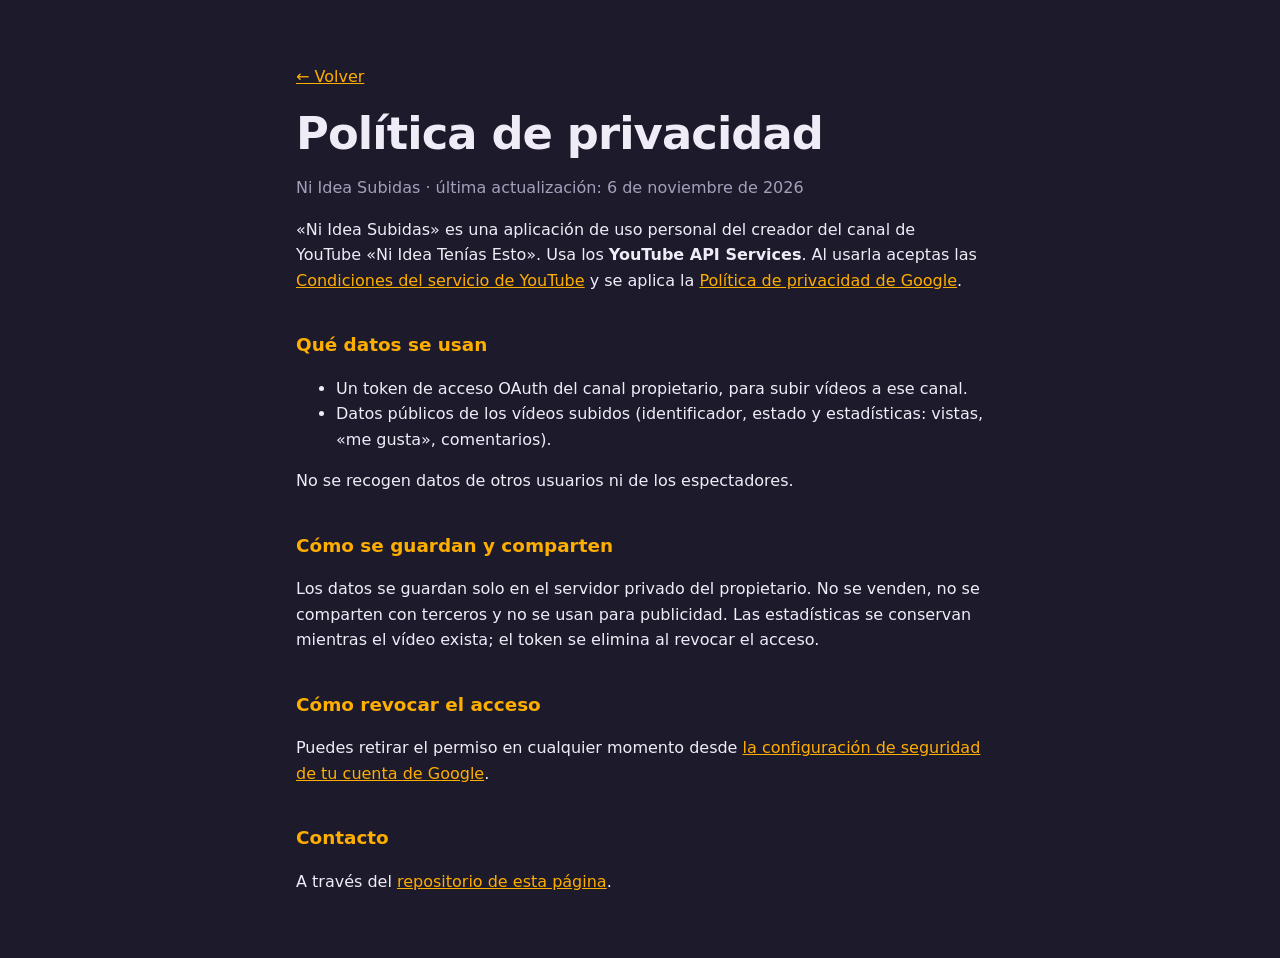
<file: privacidad.html>
<!doctype html><html lang="es"><head><meta charset="utf-8"><meta name="viewport" content="width=device-width,initial-scale=1">
<title>Política de privacidad</title><link rel="stylesheet" href="style.css?v=2"></head><body><main class="doc"><p><a href="./">← Volver</a></p>
<h1>Política de privacidad</h1>
<p class="mut">Ni Idea Subidas · última actualización: 6 de noviembre de 2026</p>
<p>«Ni Idea Subidas» es una aplicación de uso personal del creador del canal de YouTube «Ni Idea Tenías Esto».
Usa los <b>YouTube API Services</b>. Al usarla aceptas las
<a href="https://www.youtube.com/t/terms">Condiciones del servicio de YouTube</a> y se aplica la
<a href="https://policies.google.com/privacy">Política de privacidad de Google</a>.</p>
<h2>Qué datos se usan</h2>
<ul><li>Un token de acceso OAuth del canal propietario, para subir vídeos a ese canal.</li>
<li>Datos públicos de los vídeos subidos (identificador, estado y estadísticas: vistas, «me gusta», comentarios).</li></ul>
<p>No se recogen datos de otros usuarios ni de los espectadores.</p>
<h2>Cómo se guardan y comparten</h2>
<p>Los datos se guardan solo en el servidor privado del propietario. No se venden, no se comparten con terceros
y no se usan para publicidad. Las estadísticas se conservan mientras el vídeo exista; el token se elimina al revocar el acceso.</p>
<h2>Cómo revocar el acceso</h2>
<p>Puedes retirar el permiso en cualquier momento desde
<a href="https://myaccount.google.com/permissions">la configuración de seguridad de tu cuenta de Google</a>.</p>
<h2>Contacto</h2>
<p>A través del <a href="https://github.com/fredygui/nideatenias-web/issues">repositorio de esta página</a>.</p>
</main></body></html>
</file>
<file: style.css>
:root{--bg:#1d1a2b;--card:#272338;--line:#3a3452;--fg:#f0ecf7;--am:#feae00;--mut:#a59fbb;--tt:#25f4ee;--yt:#ff3b3b}
*{box-sizing:border-box}
body{margin:0;background:var(--bg);color:var(--fg);font:16px/1.6 system-ui,-apple-system,"Segoe UI",sans-serif}
a{color:var(--am)}.mut{color:var(--mut)}
main,footer{max-width:1120px;margin:0 auto;padding:0 16px}
/* portada */
.hero{text-align:center;padding:56px 16px 24px;background:radial-gradient(ellipse at top,#3b2f63 0%,transparent 70%)}
.avatar{border-radius:50%;border:3px solid var(--am);box-shadow:0 0 0 6px #feae0022}
h1{font-size:clamp(1.8rem,5vw,2.8rem);line-height:1.15;margin:.4em 0 .2em;font-weight:900;letter-spacing:-.02em}
h1 b{color:var(--am)}.lema{font-size:1.1rem;max-width:34em;margin:0 auto 1.2em;color:#d9d3ea}
.redes{display:flex;gap:12px;justify-content:center;flex-wrap:wrap;margin-bottom:.6em}
.redes .bt{font-size:1rem;padding:.7em 1.4em}
/* botones */
.bt{display:inline-flex;align-items:center;gap:.45em;padding:.45em .9em;border-radius:999px;font-weight:700;
  text-decoration:none;color:#fff;font-size:.88rem;transition:transform .15s,filter .15s}
.bt:hover{transform:translateY(-2px);filter:brightness(1.15)}.bt:focus-visible{outline:2px solid var(--am);outline-offset:2px}
.bt svg{width:1.15em;height:1.15em;fill:currentColor}
.bt.tt{background:#000;box-shadow:inset 0 0 0 1.5px var(--tt)}.bt.yt{background:var(--yt)}
/* filtros */
.filtros{display:flex;gap:8px;flex-wrap:wrap;justify-content:center;margin:16px 0 28px}
.filtros button{background:var(--card);color:var(--fg);border:1px solid var(--line);border-radius:999px;
  padding:.4em 1em;font:inherit;font-size:.9rem;cursor:pointer}
.filtros button[aria-pressed=true]{background:var(--am);color:#1d1a2b;border-color:var(--am);font-weight:700}
/* rejilla */
.grid{display:grid;grid-template-columns:repeat(auto-fill,minmax(230px,1fr));gap:20px}
.card{background:var(--card);border:1px solid var(--line);border-radius:16px;overflow:hidden;display:flex;flex-direction:column}
.card[hidden]{display:none}
.thumb{position:relative;display:block;aspect-ratio:9/16;max-height:420px;overflow:hidden;background:#000}
.thumb img{width:100%;height:100%;object-fit:cover;display:block;transition:transform .3s}
.card:hover .thumb img{transform:scale(1.04)}
.play{position:absolute;inset:0;margin:auto;width:56px;height:56px;border-radius:50%;background:#000a;color:#fff;
  display:grid;place-items:center;font-size:1.4rem;padding-left:4px;opacity:.85}
.dur{position:absolute;right:8px;bottom:8px;background:#000c;color:#fff;font-size:.78rem;padding:1px 7px;border-radius:6px}
.info{padding:14px 14px 16px;display:flex;flex-direction:column;gap:8px;flex:1}
.chip{align-self:flex-start;font-size:.72rem;text-transform:uppercase;letter-spacing:.05em;color:var(--am);
  border:1px solid #feae0055;border-radius:6px;padding:0 6px}
.info h3{margin:0;font-size:1.05rem;line-height:1.3}
.info p{margin:0;font-size:.9rem;color:#cfc8e2;display:-webkit-box;-webkit-line-clamp:4;-webkit-box-orient:vertical;overflow:hidden}
.bts{display:flex;gap:8px;flex-wrap:wrap;margin-top:auto;padding-top:6px}
details{font-size:.75rem;color:var(--mut)}summary{cursor:pointer}details p{-webkit-line-clamp:unset!important;font-size:.75rem!important}
/* app y pie */
.app{max-width:720px;margin:56px auto 0;padding:20px;border:1px solid var(--line);border-radius:12px;font-size:.92rem;color:#cfc8e2}
h2{color:var(--am);font-size:1.15rem;margin:0 0 .4em}
footer{text-align:center;padding:32px 16px 48px;font-size:.9rem}
/* privacidad.html */
main.doc{max-width:720px;padding:48px 16px}main.doc h2{margin-top:2em}
@media (prefers-reduced-motion:reduce){*{transition:none!important}}
</file>
